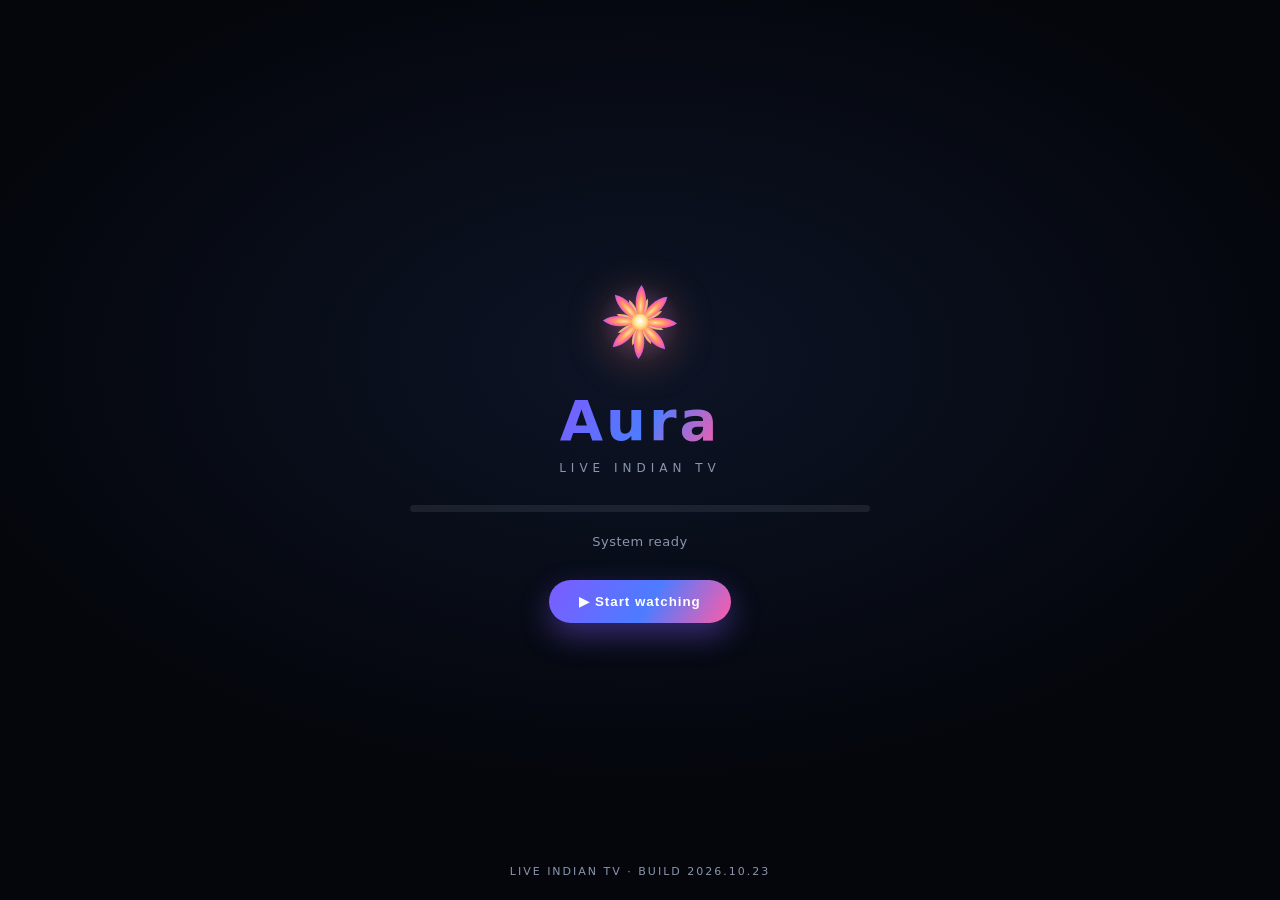
<file: index.html>
<!doctype html>
<html lang="en">
<head>
<meta charset="utf-8">
<meta name="viewport" content="width=device-width, initial-scale=1">
<title>Iptv — NOVA Web STB</title>
<meta http-equiv="refresh" content="0; url=./webstb/">
<link rel="canonical" href="./webstb/">
<style>
  html,body{height:100%;margin:0;background:#05070c;color:#eef2f8;
    font-family:"Segoe UI",Roboto,-apple-system,system-ui,Helvetica,Arial,sans-serif}
  .wrap{height:100%;display:flex;align-items:center;justify-content:center;flex-direction:column;gap:14px;text-align:center;padding:24px}
  a{color:#12d0b4;font-weight:700;text-decoration:none}
  .mark{width:56px;height:56px;border-radius:15px;background:conic-gradient(from 210deg,#12d0b4,#3aa0ff,#12d0b4);
    display:grid;place-items:center;font-size:26px;color:#04121c}
  small{color:#8b98ad}
</style>
</head>
<body>
  <div class="wrap">
    <div class="mark">◈</div>
    <div>Launching the <a href="./webstb/">NOVA Web STB</a>…</div>
    <small>If it doesn't open automatically, <a href="./webstb/">tap here</a>.</small>
  </div>
</body>
</html>
</file>
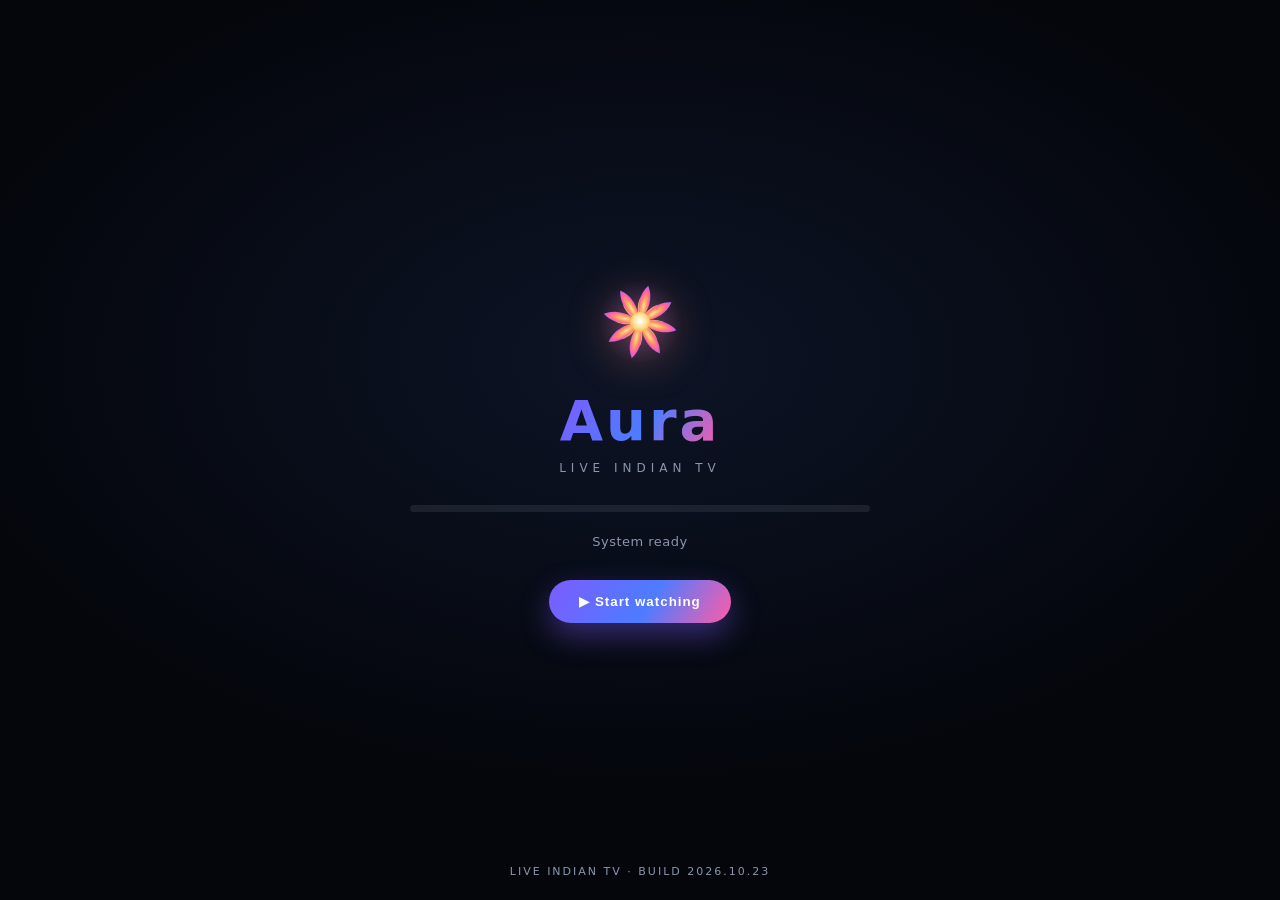
<file: webstb/index.html>
<!doctype html>
<html lang="en">
<head>
<meta charset="utf-8">
<meta name="viewport" content="width=device-width, initial-scale=1, viewport-fit=cover">
<title>Aura — Live TV</title>
<link rel="manifest" href="manifest.json">
<meta name="theme-color" content="#05070e">
<meta name="mobile-web-app-capable" content="yes">
<meta name="apple-mobile-web-app-capable" content="yes">
<meta name="apple-mobile-web-app-status-bar-style" content="black-translucent">
<meta name="apple-mobile-web-app-title" content="Aura">
<link rel="apple-touch-icon" href="icon-192.png">
<link rel="icon" type="image/svg+xml" href="data:image/svg+xml,%3Csvg%20xmlns%3D%22http%3A//www.w3.org/2000/svg%22%20viewBox%3D%220%200%2064%2064%22%3E%3Cdefs%3E%3CradialGradient%20id%3D%22p%22%20cx%3D%2250%25%22%20cy%3D%2258%25%22%20r%3D%2258%25%22%3E%3Cstop%20offset%3D%220%25%22%20stop-color%3D%22%23ffe0a0%22/%3E%3Cstop%20offset%3D%2242%25%22%20stop-color%3D%22%23ff9f5c%22/%3E%3Cstop%20offset%3D%2278%25%22%20stop-color%3D%22%23ff5ca8%22/%3E%3Cstop%20offset%3D%22100%25%22%20stop-color%3D%22%23a06bff%22/%3E%3C/radialGradient%3E%3CradialGradient%20id%3D%22c%22%20cx%3D%2250%25%22%20cy%3D%2245%25%22%20r%3D%2255%25%22%3E%3Cstop%20offset%3D%220%25%22%20stop-color%3D%22%23fff%22/%3E%3Cstop%20offset%3D%2255%25%22%20stop-color%3D%22%23ffe6a0%22/%3E%3Cstop%20offset%3D%22100%25%22%20stop-color%3D%22%23ffb14e%22/%3E%3C/radialGradient%3E%3C/defs%3E%3Cg%20fill%3D%22url%28%23p%29%22%3E%3Cpath%20d%3D%22M32%2032C27%2021%2027%2012%2032%205C37%2012%2037%2021%2032%2032Z%22%20transform%3D%22rotate%280%2032%2032%29%22/%3E%3Cpath%20d%3D%22M32%2032C27%2021%2027%2012%2032%205C37%2012%2037%2021%2032%2032Z%22%20transform%3D%22rotate%2845%2032%2032%29%22/%3E%3Cpath%20d%3D%22M32%2032C27%2021%2027%2012%2032%205C37%2012%2037%2021%2032%2032Z%22%20transform%3D%22rotate%2890%2032%2032%29%22/%3E%3Cpath%20d%3D%22M32%2032C27%2021%2027%2012%2032%205C37%2012%2037%2021%2032%2032Z%22%20transform%3D%22rotate%28135%2032%2032%29%22/%3E%3Cpath%20d%3D%22M32%2032C27%2021%2027%2012%2032%205C37%2012%2037%2021%2032%2032Z%22%20transform%3D%22rotate%28180%2032%2032%29%22/%3E%3Cpath%20d%3D%22M32%2032C27%2021%2027%2012%2032%205C37%2012%2037%2021%2032%2032Z%22%20transform%3D%22rotate%28225%2032%2032%29%22/%3E%3Cpath%20d%3D%22M32%2032C27%2021%2027%2012%2032%205C37%2012%2037%2021%2032%2032Z%22%20transform%3D%22rotate%28270%2032%2032%29%22/%3E%3Cpath%20d%3D%22M32%2032C27%2021%2027%2012%2032%205C37%2012%2037%2021%2032%2032Z%22%20transform%3D%22rotate%28315%2032%2032%29%22/%3E%3C/g%3E%3Ccircle%20cx%3D%2232%22%20cy%3D%2232%22%20r%3D%226.4%22%20fill%3D%22url%28%23c%29%22/%3E%3C/svg%3E">
<style>
  :root{
    --bg:#05070e; --bg2:#080b14; --rail:#070912; --card:#0e1322; --card2:#0b0f1b;
    --line:rgba(255,255,255,.08); --line2:rgba(255,255,255,.14);
    --txt:#eef2f8; --muted:#8b95ab; --dim:#5c657a;
    --p1:#7c5cff; --p2:#4d7cff; --p3:#ff5ca8;
    --live:#38e07b; --warn:#ffcf5a; --danger:#ff5a6a; --info:#4d7cff;
    --grad:linear-gradient(120deg,var(--p1),var(--p2) 55%,var(--p3));
    --radius:16px; --shadow:0 20px 60px rgba(0,0,0,.5);
  }
  *{box-sizing:border-box}
  html,body{height:100%}
  body{margin:0;background:var(--bg);color:var(--txt);overflow:hidden;user-select:none;
    font-family:"Segoe UI",Roboto,-apple-system,system-ui,Helvetica,Arial,sans-serif;-webkit-font-smoothing:antialiased}
  img{max-width:100%}
  ::-webkit-scrollbar{width:8px;height:8px}
  ::-webkit-scrollbar-thumb{background:rgba(255,255,255,.12);border-radius:8px}

  #app{display:flex;height:100%}

  /* ---------------- LEFT RAIL ---------------- */
  #rail{width:96px;flex:0 0 96px;background:var(--rail);border-right:1px solid var(--line);
    display:flex;flex-direction:column;align-items:center;padding:22px 0 18px;gap:8px;z-index:5}
  .logo{display:flex;flex-direction:column;align-items:center;gap:5px;margin-bottom:22px}
  .logo span{font-weight:900;font-size:15px;letter-spacing:1.5px;background:var(--grad);-webkit-background-clip:text;
    background-clip:text;color:transparent}
  .bloom{display:block}
  .bloom-sm{width:42px;height:42px;filter:drop-shadow(0 3px 10px rgba(255,120,90,.4))}
  .bloom-lg{width:88px;height:88px;filter:drop-shadow(0 6px 22px rgba(255,120,90,.45))}
  .nav{width:56px;height:56px;border-radius:16px;border:1px solid transparent;background:none;color:var(--muted);
    display:grid;place-items:center;cursor:pointer;transition:.15s}
  .nav svg{width:24px;height:24px;stroke:currentColor;fill:none;stroke-width:1.9}
  .nav:hover{color:var(--txt);background:rgba(255,255,255,.04)}
  .nav.active{color:#fff;background:linear-gradient(160deg,rgba(124,92,255,.28),rgba(77,124,255,.12));
    border-color:rgba(124,92,255,.5);box-shadow:0 8px 22px rgba(124,92,255,.25)}
  .rail-sp{flex:1}
  .rail-time{color:var(--txt);font-size:14px;font-weight:700;font-variant-numeric:tabular-nums}
  .rail-date{color:var(--muted);font-size:10.5px;text-align:center;margin-top:2px;line-height:1.3}
  .wifi{margin-top:14px;display:flex;align-items:center;gap:6px;color:var(--muted)}
  .wifi b{width:7px;height:7px;border-radius:50%;background:var(--live);box-shadow:0 0 8px var(--live)}

  /* ---------------- MAIN ---------------- */
  #main{flex:1;min-width:0;overflow-y:auto;overflow-x:hidden;position:relative;
    background:radial-gradient(900px 500px at 80% -10%,rgba(77,124,255,.08),transparent 60%),var(--bg)}
  #main::-webkit-scrollbar{width:10px}

  /* top-right controls */
  #topctl{position:absolute;top:22px;right:28px;display:flex;gap:12px;align-items:center;z-index:6}
  .fav-pill{display:flex;align-items:center;gap:8px;padding:9px 16px;border-radius:12px;border:1px solid var(--line2);
    background:rgba(255,255,255,.03);color:var(--txt);font-size:13px;cursor:pointer;transition:.15s}
  .fav-pill:hover{background:rgba(255,255,255,.07)}
  .fav-pill.on{border-color:rgba(255,92,168,.6);background:rgba(255,92,168,.12);color:#ffd7e9}
  .fav-pill svg{width:16px;height:16px;stroke:currentColor;fill:none;stroke-width:2}
  .avatar{width:38px;height:38px;border-radius:50%;background:var(--grad);display:grid;place-items:center;
    font-weight:800;font-size:15px;color:#fff}

  /* ---------------- HERO ---------------- */
  #hero{position:relative;margin:0;padding:34px 40px 26px;min-height:340px;display:flex;gap:24px;overflow:hidden}
  .hero-bg{position:absolute;inset:0;z-index:0}
  .hero-bg .art{position:absolute;inset:0;background-position:center;background-size:cover;opacity:.5;filter:saturate(1.1)}
  .hero-bg::after{content:"";position:absolute;inset:0;
    background:linear-gradient(90deg,var(--bg) 6%,rgba(5,7,14,.72) 42%,rgba(5,7,14,.25) 100%),
               linear-gradient(0deg,var(--bg) 2%,transparent 40%)}
  #heroVideo{position:absolute;inset:0;width:100%;height:100%;object-fit:cover;z-index:0;opacity:.55}
  #heroVideo.hide{display:none}
  .hero-inner{position:relative;z-index:1;display:flex;gap:26px;width:100%}
  .hero-left{flex:1;min-width:0;max-width:620px;display:flex;flex-direction:column;justify-content:center}
  .np{color:var(--p2);font-size:12px;font-weight:800;letter-spacing:3px;margin-bottom:14px}
  .hero-row{display:flex;align-items:center;gap:20px}
  .hero-logo{width:92px;height:70px;border-radius:12px;background:#0a0f1c;border:1px solid var(--line);
    display:grid;place-items:center;overflow:hidden;flex:0 0 auto}
  .hero-logo img{max-width:82%;max-height:78%;object-fit:contain}
  .hero-logo .ph{font-weight:800;color:var(--muted);font-size:24px}
  .hero-name{font-size:40px;font-weight:800;line-height:1.05;letter-spacing:.3px;white-space:nowrap;overflow:hidden;text-overflow:ellipsis}
  .hero-prog{display:flex;align-items:center;gap:10px;margin-top:16px;color:var(--txt);font-size:16px}
  .dot{width:9px;height:9px;border-radius:50%;background:var(--live);box-shadow:0 0 8px var(--live);animation:pulse 1.8s infinite}
  @keyframes pulse{0%,100%{opacity:1}50%{opacity:.4}}
  .hero-prog .cat{color:var(--muted)}
  .live-wrap{margin-top:16px;max-width:440px}
  .live-bar{height:6px;border-radius:20px;background:rgba(255,255,255,.1);overflow:hidden;position:relative}
  .live-bar > i{position:absolute;top:0;left:-40%;width:40%;height:100%;border-radius:20px;background:var(--grad);
    animation:slide 2.2s ease-in-out infinite}
  @keyframes slide{0%{left:-42%}100%{left:100%}}
  .live-bar > i.det{animation:none;left:0;width:0}
  .live-meta{display:flex;justify-content:space-between;margin-top:8px;color:var(--muted);font-size:12.5px;letter-spacing:1px}
  .badges{display:flex;gap:10px;margin-top:18px}
  .badge{border:1px solid var(--line2);border-radius:8px;padding:6px 12px;font-size:12px;color:var(--txt);
    display:flex;align-items:center;gap:7px;background:rgba(255,255,255,.03)}
  .badge svg{width:14px;height:14px;stroke:currentColor;fill:none;stroke-width:2}
  .watch{margin-top:22px;display:inline-flex;align-items:center;gap:10px;padding:12px 22px;border:0;border-radius:12px;
    background:var(--grad);color:#fff;font-weight:800;font-size:14px;letter-spacing:.5px;cursor:pointer;width:max-content;
    box-shadow:0 12px 30px rgba(124,92,255,.35)}
  .watch:active{transform:translateY(1px)}
  .dots{display:flex;gap:8px;margin-top:20px}
  .dots i{width:9px;height:9px;border-radius:50%;background:rgba(255,255,255,.22);cursor:pointer;transition:.2s}
  .dots i.on{width:26px;border-radius:6px;background:#fff}

  /* UP NEXT / recently watched */
  .upnext{width:320px;flex:0 0 auto;align-self:stretch;border-radius:16px;border:1px solid var(--line);
    background:linear-gradient(180deg,rgba(14,19,34,.85),rgba(8,11,20,.7));backdrop-filter:blur(8px);
    padding:18px 18px 8px;box-shadow:var(--shadow)}
  .upnext h4{margin:0 0 14px;font-size:12px;letter-spacing:2.5px;color:var(--p3);font-weight:800}
  .un-row{display:flex;align-items:center;gap:12px;padding:9px 6px;border-radius:10px;cursor:pointer}
  .un-row:hover{background:rgba(255,255,255,.05)}
  .un-logo{width:44px;height:30px;border-radius:6px;background:#0a0f1c;border:1px solid var(--line);display:grid;place-items:center;overflow:hidden;flex:0 0 auto}
  .un-logo img{max-width:84%;max-height:80%;object-fit:contain}.un-logo .ph{font-size:11px;font-weight:800;color:var(--muted)}
  .un-main{min-width:0;flex:1}
  .un-name{font-size:14px;white-space:nowrap;overflow:hidden;text-overflow:ellipsis}
  .un-sub{font-size:11.5px;color:var(--muted);margin-top:2px}
  .un-empty{color:var(--muted);font-size:13px;padding:10px 6px;line-height:1.5}

  /* ---------------- TABS ---------------- */
  #tabs{display:flex;gap:6px 4px;align-items:center;padding:8px 40px 4px;overflow:visible;flex-wrap:wrap;
    border-top:1px solid var(--line);margin-top:4px}
  .tab{padding:10px 16px;border-radius:11px;border:0;background:none;color:var(--muted);font-size:14.5px;cursor:pointer;
    white-space:nowrap;transition:.15s;position:relative}
  .tab:hover{color:var(--txt)}
  .tab.active{color:#fff;background:var(--grad);font-weight:700;box-shadow:0 10px 24px rgba(124,92,255,.3)}

  /* ---------------- GRID ---------------- */
  #gridhead{display:flex;align-items:baseline;justify-content:space-between;padding:20px 40px 12px}
  #gridhead h2{margin:0;font-size:20px;font-weight:700}
  .gh-right{display:flex;align-items:center;gap:10px;color:var(--muted);font-size:13px;flex-wrap:wrap;justify-content:flex-end}
  #gridCount{margin-right:4px}
  .ghbtn{display:inline-flex;align-items:center;gap:7px;height:38px;padding:0 14px;border-radius:10px;border:1px solid var(--line2);
    background:rgba(255,255,255,.03);color:var(--txt);cursor:pointer;font-size:13px;font-weight:600;-webkit-tap-highlight-color:transparent}
  .ghbtn:hover{background:rgba(255,255,255,.08)}
  .ghbtn:active{transform:translateY(1px)}
  .ghbtn svg{width:16px;height:16px;stroke:currentColor;fill:none;stroke-width:2}
  .ghbtn.on{color:#fff;border-color:var(--p2);background:rgba(77,124,255,.18)}
  .ghbtn .lbl{white-space:nowrap}
  .ghbtn .caret{width:12px;height:12px;opacity:.8}
  .langwrap{position:relative}
  #langMenu{position:absolute;top:44px;right:0;z-index:60;min-width:210px;max-height:62vh;overflow:auto;
    background:var(--card);border:1px solid var(--line2);border-radius:12px;padding:6px;
    box-shadow:0 24px 60px rgba(0,0,0,.55);display:none}
  #langMenu.open{display:block}
  .langopt{display:flex;justify-content:space-between;align-items:center;gap:14px;width:100%;
    padding:9px 12px;border:0;background:none;color:var(--muted);font-size:14px;cursor:pointer;
    border-radius:8px;text-align:left}
  .langopt:hover{background:rgba(255,255,255,.07);color:var(--txt)}
  .langopt.sel{color:#fff;background:var(--grad);font-weight:600}
  .langopt .cnt{font-size:12px;opacity:.75;font-variant-numeric:tabular-nums}
  #grid{display:grid;grid-template-columns:repeat(auto-fill,minmax(240px,1fr));gap:16px;padding:0 40px 48px}
  .cardc{background:linear-gradient(180deg,var(--card),var(--card2));border:1px solid var(--line);border-radius:var(--radius);
    padding:14px;cursor:pointer;position:relative;transition:.14s;overflow:hidden}
  .cardc:hover{border-color:var(--line2);transform:translateY(-2px)}
  .cardc.sel{border-color:transparent;box-shadow:0 0 0 2px var(--p2),0 0 26px rgba(77,124,255,.4)}
  .cardc.sel::before{content:"";position:absolute;inset:0;border-radius:var(--radius);padding:2px;
    background:var(--grad);-webkit-mask:linear-gradient(#000 0 0) content-box,linear-gradient(#000 0 0);
    -webkit-mask-composite:xor;mask-composite:exclude;pointer-events:none}
  .c-top{display:flex;justify-content:space-between;align-items:flex-start}
  .c-num{font-family:Menlo,Consolas,monospace;font-size:18px;font-weight:800;color:var(--txt)}
  .c-fav{width:30px;height:30px;border-radius:9px;border:1px solid var(--line);background:rgba(0,0,0,.2);display:grid;place-items:center;color:var(--muted);cursor:pointer;transition:.15s}
  .c-fav svg{width:15px;height:15px;stroke:currentColor;fill:none;stroke-width:2}
  .c-fav:hover{color:#fff}
  .c-fav.on{color:var(--p3);border-color:rgba(255,92,168,.5)}.c-fav.on svg{fill:var(--p3)}
  .c-logo{height:60px;display:grid;place-items:center;margin:8px 0 12px}
  .c-logo img{max-height:56px;max-width:70%;object-fit:contain}
  .c-logo .ph{font-size:22px;font-weight:800;color:var(--muted)}
  .c-name{font-size:15px;font-weight:600;white-space:nowrap;overflow:hidden;text-overflow:ellipsis}
  .c-sub{display:flex;align-items:center;gap:7px;margin-top:6px;color:var(--muted);font-size:12.5px;min-width:0}
  .c-sub .nm{white-space:nowrap;overflow:hidden;text-overflow:ellipsis}
  .c-hd{position:absolute;right:14px;bottom:14px;border:1px solid var(--line2);border-radius:6px;padding:2px 7px;font-size:10.5px;color:var(--muted)}
  .cardc.playing{box-shadow:0 0 0 2px var(--live),0 0 22px rgba(56,224,123,.32)}
  .cardc.playing::before{content:none}
  .c-watching{position:absolute;left:12px;bottom:12px;background:var(--live);color:#04121c;font-size:10.5px;font-weight:800;
    padding:3px 8px;border-radius:20px;letter-spacing:.3px;z-index:2}

  /* ---------------- HELP / ABOUT ---------------- */
  #help{position:fixed;inset:0;z-index:47;display:none;align-items:center;justify-content:center;
    background:rgba(5,7,14,.8);backdrop-filter:blur(6px);padding:24px}
  #help.show{display:flex}
  .help-card{width:min(460px,94vw);background:var(--panel-solid,#0d1220);border:1px solid var(--line2);border-radius:18px;
    padding:26px 26px 22px;box-shadow:var(--shadow)}
  .help-card h3{margin:0 0 4px;font-size:20px}
  .help-card .tag{color:var(--muted);font-size:13px;margin-bottom:18px}
  .help-row{display:flex;gap:12px;align-items:flex-start;padding:9px 0;border-top:1px solid var(--line);font-size:14px}
  .help-row:first-of-type{border-top:0}
  .help-row .ic{width:26px;flex:0 0 auto;text-align:center}
  .help-row b{color:var(--txt)}.help-row span{color:var(--muted)}
  .help-close{margin-top:18px;width:100%;border:0;border-radius:12px;padding:12px;font-weight:800;color:#fff;background:var(--grad);cursor:pointer}

  /* ---------------- PLAYER (fullscreen) ---------------- */
  #player{position:fixed;inset:0;z-index:40;background:#000;display:none}
  #player.show{display:block}
  #video{position:absolute;inset:0;width:100%;height:100%;object-fit:contain;background:#000}
  #pstatus{position:absolute;inset:0;display:none;align-items:center;justify-content:center;flex-direction:column;gap:14px;
    background:radial-gradient(600px 400px at 50% 50%,rgba(10,16,28,.55),rgba(0,0,0,.85))}
  .spinner{width:52px;height:52px;border-radius:50%;border:4px solid rgba(255,255,255,.14);border-top-color:var(--p2);animation:spin 1s linear infinite}
  @keyframes spin{to{transform:rotate(360deg)}}
  #pstatus .msg{color:var(--muted);letter-spacing:1px}.msg b{color:#fff}
  .nosignal{display:none;flex-direction:column;align-items:center;gap:10px}
  .bars{display:flex;gap:6px;height:110px;align-items:flex-end}
  .bars i{width:24px}
  .bars i:nth-child(1){height:100%;background:#e7e7e7}.bars i:nth-child(2){height:100%;background:#ecec3a}
  .bars i:nth-child(3){height:100%;background:#3ae7e7}.bars i:nth-child(4){height:100%;background:#3ae74a}
  .bars i:nth-child(5){height:100%;background:#e73ae7}.bars i:nth-child(6){height:100%;background:#e73a3a}
  .bars i:nth-child(7){height:100%;background:#3a4ae7}
  /* lightweight mid-playback buffering pill (doesn't dim the video) */
  #pbuf{position:absolute;top:18px;left:50%;transform:translateX(-50%);z-index:5;display:none;align-items:center;gap:10px;
    padding:9px 16px;border-radius:30px;background:rgba(5,8,16,.82);border:1px solid var(--line2);color:#fff;font-size:13px;letter-spacing:.5px}
  #pbuf.show{display:flex}
  #pbuf .sp{width:18px;height:18px;border-radius:50%;border:2.5px solid rgba(255,255,255,.2);border-top-color:var(--p2);animation:spin 1s linear infinite}
  html.tv #pbuf{font-size:17px;padding:11px 22px;top:26px}
  html.tv #pbuf .sp{width:22px;height:22px}
  #pProgress{position:absolute;top:0;left:0;right:0;height:3px;z-index:4;background:rgba(255,255,255,.14);display:none}
  #pProgress > i{display:block;height:100%;width:0;background:var(--grad);transition:width 1s linear}
  #pbar{position:absolute;top:0;left:0;right:0;padding:18px 24px 26px;z-index:2;display:flex;flex-direction:column;
    background:linear-gradient(180deg,rgba(0,0,0,.85),rgba(0,0,0,.4) 70%,transparent);transition:opacity .35s}
  #pbar.hide{opacity:0}
  .pbar-top{display:flex;align-items:center;gap:16px}
  .pback{width:44px;height:44px;border-radius:12px;border:1px solid var(--line2);background:rgba(0,0,0,.4);color:#fff;cursor:pointer;font-size:20px;flex:0 0 auto}
  .pb-num{font-family:Menlo,Consolas,monospace;font-size:26px;font-weight:800;color:var(--p2);flex:0 0 auto}
  .pb-name{font-size:22px;font-weight:700;white-space:nowrap;overflow:hidden;text-overflow:ellipsis;flex:1;min-width:0}
  .pb-prog{color:#e7ecf5;font-size:15px;margin-top:6px;padding-left:60px;white-space:nowrap;overflow:hidden;text-overflow:ellipsis}
  .pbtn{display:inline-flex;align-items:center;gap:8px;height:40px;padding:0 16px;border-radius:11px;
    border:1px solid var(--line2);background:rgba(0,0,0,.4);color:#fff;cursor:pointer;font-size:14px;font-weight:600;flex:0 0 auto}
  .pbtn:hover{background:rgba(255,255,255,.1)}.pbtn svg{width:17px;height:17px;stroke:currentColor;fill:none;stroke-width:2}
  .pico{padding:0 12px}
  .pfav.on{color:var(--p3);border-color:var(--p3)}.pfav.on svg{fill:var(--p3)}
  .pvol{display:flex;align-items:center;gap:6px;flex:0 0 auto}
  .pvol-range{width:92px;height:4px;-webkit-appearance:none;appearance:none;background:rgba(255,255,255,.25);border-radius:20px;outline:none}
  .pvol-range::-webkit-slider-thumb{-webkit-appearance:none;width:14px;height:14px;border-radius:50%;background:#fff;cursor:pointer}
  .pvol-range::-moz-range-thumb{width:14px;height:14px;border:0;border-radius:50%;background:#fff;cursor:pointer}
  .ns-actions{display:flex;gap:12px;margin-top:14px}
  .ns-actions .pbtn{background:rgba(255,255,255,.06)}
  .pb-live{display:flex;align-items:center;gap:8px;color:var(--live);font-weight:700;letter-spacing:1px;flex:0 0 auto}
  /* on-demand movie mode: drop the live OSD, let the native <video> controls show */
  #player.vod .pvol,#player.vod #pGuideBtn,#player.vod #pFavBtn,#player.vod #pFsBtn,
  #player.vod .pb-live,#player.vod .pb-prog,#player.vod .pb-num,
  #player.vod #pProgress,#player.vod #surf{display:none!important}
  #player.vod video{object-fit:contain;background:#000}

  /* in-player EPG / channel surf */
  #pguide{position:absolute;left:0;right:0;bottom:0;z-index:3;max-height:62%;display:flex;flex-direction:column;
    transform:translateY(101%);transition:transform .3s ease;
    background:linear-gradient(0deg,rgba(5,7,14,.97),rgba(5,7,14,.82));backdrop-filter:blur(10px);border-top:1px solid var(--line2)}
  #pguide.show{transform:none}
  .pg-head{display:flex;align-items:flex-start;gap:16px;padding:18px 22px 12px}
  .pg-now{display:flex;gap:14px;align-items:center;flex:1;min-width:0}
  .pg-logo{width:74px;height:52px;border-radius:9px;background:#0a0f1c;border:1px solid var(--line);display:grid;place-items:center;overflow:hidden;flex:0 0 auto}
  .pg-logo img{max-width:84%;max-height:80%;object-fit:contain}.pg-logo .ph{font-weight:800;color:var(--muted)}
  .pg-nowtxt{min-width:0}
  .pg-ch{font-size:20px;font-weight:700}.pg-ch b{color:var(--p2);font-family:Menlo,Consolas,monospace;margin-right:6px}
  .pg-prog{display:flex;align-items:center;gap:8px;margin-top:4px;font-size:15px}
  .pg-time{color:var(--muted);font-size:13px}
  .pg-next{color:var(--muted);font-size:13px;margin-top:3px;white-space:nowrap;overflow:hidden;text-overflow:ellipsis}
  .pg-close{width:38px;height:38px;border-radius:10px;border:1px solid var(--line2);background:rgba(255,255,255,.05);color:#fff;cursor:pointer;font-size:16px;flex:0 0 auto}
  .pg-list{overflow-y:auto;padding:4px 12px 6px}
  .pg-row{display:flex;align-items:center;gap:12px;padding:9px 12px;border-radius:11px;cursor:pointer;border:1px solid transparent}
  .pg-row:hover{background:rgba(255,255,255,.05)}
  .pg-row.cur{box-shadow:inset 0 0 0 1px rgba(56,224,123,.5)}
  .pg-row.sel{background:var(--sel,rgba(77,124,255,.18));border-color:var(--p2)}
  .pg-row .rn{font-family:Menlo,Consolas,monospace;color:var(--p2);font-weight:700;min-width:42px;text-align:right}
  .pg-row .rl{width:46px;height:32px;border-radius:6px;background:#0a0f1c;border:1px solid var(--line);display:grid;place-items:center;overflow:hidden;flex:0 0 auto}
  .pg-row .rl img{max-width:84%;max-height:80%;object-fit:contain}.pg-row .rl .ph{font-size:11px;font-weight:800;color:var(--muted)}
  .pg-row .rname{font-weight:600;white-space:nowrap;overflow:hidden;text-overflow:ellipsis}
  .pg-row .rprog{color:var(--muted);font-size:12.5px;margin-left:auto;white-space:nowrap;overflow:hidden;text-overflow:ellipsis;max-width:45%}
  .pg-hint{padding:8px 22px 12px;color:var(--muted);font-size:12px}.pg-hint b{color:var(--txt)}

  /* ---------------- SEARCH ---------------- */
  /* on-demand series episode picker */
  #episodes{position:fixed;inset:0;z-index:46;display:none;background:rgba(5,7,14,.94);backdrop-filter:blur(8px);padding:28px 0 0;flex-direction:column}
  #episodes.show{display:flex}
  .ep-head{display:flex;align-items:center;gap:16px;width:min(760px,92%);margin:0 auto 14px;padding:0 4px}
  .ep-art{width:64px;height:64px;border-radius:12px;background:#0a0f1c;overflow:hidden;flex:0 0 auto;border:1px solid var(--line2)}
  .ep-art img{width:100%;height:100%;object-fit:cover}
  .ep-meta{flex:1;min-width:0}
  .ep-show{font-size:24px;font-weight:800;color:#fff;white-space:nowrap;overflow:hidden;text-overflow:ellipsis}
  .ep-sub{color:var(--muted);font-size:13px;margin-top:3px}
  .ep-close{width:44px;height:44px;border-radius:50%;border:1px solid var(--line2);background:rgba(255,255,255,.05);color:#fff;font-size:18px;cursor:pointer;flex:0 0 auto}
  .ep-list{width:min(760px,92%);margin:0 auto;flex:1;overflow:auto;-webkit-overflow-scrolling:touch}
  .ep-row{display:flex;align-items:center;gap:14px;padding:13px 16px;border-radius:12px;cursor:pointer;border:1px solid transparent}
  .ep-row:hover,.ep-row.sel{background:rgba(77,124,255,.16);border-color:var(--p2)}
  .ep-row .ep-ix{width:30px;color:var(--muted);font-weight:800;font-size:14px;flex:0 0 auto;text-align:center}
  .ep-row .ep-ti{flex:1;color:#fff;font-size:15.5px;font-weight:600;white-space:nowrap;overflow:hidden;text-overflow:ellipsis}
  .ep-row .ep-pl{color:var(--p3);font-size:15px}
  .ep-hint{width:min(760px,92%);margin:10px auto 16px;color:var(--muted);font-size:13px;text-align:center}
  html.tv .ep-show{font-size:30px} html.tv .ep-row{padding:16px 20px} html.tv .ep-row .ep-ti{font-size:19px}
  #search{position:fixed;inset:0;z-index:45;display:none;background:rgba(5,7,14,.9);backdrop-filter:blur(6px);padding:80px 40px}
  #search.show{display:block}
  .s-in{width:min(720px,90%);margin:0 auto;display:flex;align-items:center;gap:14px;border-bottom:2px solid var(--line2);padding:12px 4px}
  .s-in svg{width:26px;height:26px;stroke:var(--muted);fill:none;stroke-width:2}
  #sInput{flex:1;background:none;border:0;outline:0;color:#fff;font-size:28px}
  .s-hint{width:min(720px,90%);margin:10px auto;color:var(--muted);font-size:13px}
  #sResults{width:min(720px,90%);margin:22px auto;display:grid;grid-template-columns:repeat(auto-fill,minmax(220px,1fr));gap:12px;max-height:60vh;overflow:auto}

  /* ---------------- EPG GRID (TV guide) ---------------- */
  #epg{position:fixed;inset:0;z-index:46;display:none;flex-direction:column;background:var(--bg)}
  #epg.show{display:flex}
  .epg-head{display:flex;align-items:center;gap:12px;padding:14px 16px 8px}
  .epg-days{display:flex;gap:8px;overflow-x:auto;flex:1;scrollbar-width:none}.epg-days::-webkit-scrollbar{display:none}
  .epg-day{flex:0 0 auto;padding:8px 16px;border-radius:14px;background:rgba(255,255,255,.05);border:1px solid var(--line);
    color:var(--muted);cursor:pointer;text-align:center;line-height:1.2}
  .epg-day b{display:block;color:var(--txt);font-size:14px}.epg-day span{font-size:11px}
  .epg-day.on{background:var(--grad);border-color:transparent;color:#fff}.epg-day.on b,.epg-day.on span{color:#fff}
  .epg-x{width:40px;height:40px;flex:0 0 auto;border-radius:11px;border:1px solid var(--line2);background:rgba(255,255,255,.05);color:#fff;cursor:pointer;font-size:16px}
  .epg-sub{display:flex;justify-content:space-between;padding:0 18px 8px;color:var(--muted);font-size:12px}
  #epgWrap{position:relative;flex:1;min-height:0}
  #epgScroll{position:absolute;top:var(--headH);left:var(--leftW);right:0;bottom:0;overflow:auto;-webkit-overflow-scrolling:touch}
  #epgBody{position:relative}
  #epgTimeHead{position:absolute;top:0;left:var(--leftW);right:0;height:var(--headH);overflow:hidden;border-bottom:1px solid var(--line);background:var(--bg2);z-index:3}
  #epgTimeInner{position:absolute;top:0;left:0;height:100%;will-change:transform}
  .epg-tick{position:absolute;top:0;height:100%;display:flex;align-items:center;color:var(--muted);font-size:12px;
    padding-left:8px;border-left:1px solid var(--line)}
  #epgChanCol{position:absolute;top:var(--headH);left:0;width:var(--leftW);bottom:0;overflow:hidden;background:var(--bg2);border-right:1px solid var(--line2);z-index:3}
  #epgChanInner{position:absolute;top:0;left:0;width:100%;will-change:transform}
  .epg-chan{position:absolute;left:0;width:100%;display:flex;align-items:center;gap:8px;padding:0 8px;box-sizing:border-box;
    border-bottom:1px solid var(--line);cursor:pointer}
  .epg-chan:hover{background:rgba(255,255,255,.04)}
  .epg-clogo{width:40px;height:30px;flex:0 0 auto;border-radius:6px;background:#0a0f1c;border:1px solid var(--line);display:grid;place-items:center;overflow:hidden}
  .epg-clogo img{max-width:86%;max-height:82%;object-fit:contain}.epg-clogo .ph{font-size:10px;font-weight:800;color:var(--muted)}
  .epg-cname{font-size:12.5px;font-weight:600;line-height:1.15;overflow:hidden;display:-webkit-box;-webkit-line-clamp:2;-webkit-box-orient:vertical}
  .epg-corner{position:absolute;top:0;left:0;width:var(--leftW);height:var(--headH);background:var(--bg2);border-right:1px solid var(--line2);border-bottom:1px solid var(--line);z-index:4;display:flex;align-items:center;padding:0 10px;color:var(--muted);font-size:12px}
  .epg-prog{position:absolute;box-sizing:border-box;border:1px solid var(--line);border-left:2px solid var(--p2);border-radius:8px;
    background:linear-gradient(180deg,rgba(30,38,60,.6),rgba(18,24,40,.6));padding:7px 9px;overflow:hidden;cursor:pointer}
  .epg-prog:hover{background:rgba(77,124,255,.16)}
  .epg-prog.cur{border-color:var(--p2);background:rgba(77,124,255,.14)}
  .epg-pt{font-size:12.5px;font-weight:600;white-space:nowrap;overflow:hidden;text-overflow:ellipsis}
  .epg-ptime{font-size:11px;color:var(--muted);margin-top:2px;white-space:nowrap;overflow:hidden;text-overflow:ellipsis}
  #epgNow{position:absolute;top:0;width:2px;background:var(--p1);z-index:2;box-shadow:0 0 8px var(--p1)}
  #epgNow::before{content:"";position:absolute;top:-1px;left:-4px;width:10px;height:10px;border-radius:50%;background:var(--p1)}

  /* ---------------- BOOT ---------------- */
  #boot{position:fixed;inset:0;z-index:60;background:radial-gradient(1000px 600px at 50% 40%,#0d1426,#04060c 70%);
    display:flex;flex-direction:column;align-items:center;justify-content:center;gap:22px;transition:opacity .6s}
  #boot.hide{opacity:0;pointer-events:none}
  .boot-logo{font-weight:900;font-size:56px;letter-spacing:3px;background:var(--grad);-webkit-background-clip:text;background-clip:text;color:transparent}
  .boot-sub{color:var(--muted);letter-spacing:5px;font-size:12px;margin-top:-14px}
  .bbar{width:min(460px,80vw);height:7px;border-radius:20px;background:rgba(255,255,255,.08);overflow:hidden;margin-top:8px}
  .bbar>i{display:block;height:100%;width:0;background:var(--grad);transition:width .25s}
  #bootmsg{color:var(--muted);font-size:13px;min-height:18px;letter-spacing:.5px}
  #powerBtn{margin-top:6px;cursor:pointer;border:0;border-radius:999px;padding:14px 30px;font-weight:800;letter-spacing:1px;color:#fff;background:var(--grad);box-shadow:0 12px 30px rgba(124,92,255,.4)}
  .firm{position:absolute;bottom:22px;color:var(--muted);font-size:11px;letter-spacing:2px}

  /* ---------- remote / keyboard focus (all modes) ---------- */
  .nav.kbf{color:#fff;background:rgba(124,92,255,.22);border-color:var(--p1);
    box-shadow:0 0 0 2px var(--p1),0 0 20px rgba(124,92,255,.5)}
  .tab.kbf{color:#fff;box-shadow:0 0 0 2px var(--p2),0 0 18px rgba(77,124,255,.5)}
  .ghbtn.kbf{color:#fff;border-color:var(--p2);background:rgba(77,124,255,.2);
    box-shadow:0 0 0 2px var(--p2),0 0 18px rgba(77,124,255,.5)}
  .langopt.kbf{background:rgba(77,124,255,.22);color:#fff}

  /* ================= TV / 10-foot mode (?tv=1) =================
     Larger type, larger cards, bolder focus and no mouse chrome, so the app
     reads from across a room and feels like a native TV app, not a web page. */
  html.tv body{font-size:18px;cursor:none;overscroll-behavior:none}
  html.tv #rail{width:124px;flex-basis:124px;padding:30px 0 22px;gap:12px}
  html.tv .logo span{font-size:17px}
  html.tv .bloom-sm{width:48px;height:48px}
  html.tv .nav{width:72px;height:72px;border-radius:20px}
  html.tv .nav svg{width:32px;height:32px}
  html.tv .rail-time{font-size:17px}
  html.tv .rail-date{font-size:12px}
  html.tv #topctl{display:none}            /* avatar/email + fav pill = mouse chrome */
  html.tv .wifi{display:none}
  html.tv #hero{padding:48px 60px 32px;min-height:400px}
  html.tv .np{font-size:14px;letter-spacing:4px}
  html.tv .hero-name{font-size:54px}
  html.tv .hero-logo{width:120px;height:90px}
  html.tv .hero-logo .ph{font-size:30px}
  html.tv .hero-prog{font-size:20px}
  html.tv .badge{font-size:14px;padding:8px 14px}
  html.tv .upnext h4{font-size:14px}
  html.tv .un-name{font-size:16px}
  html.tv #tabs{padding:16px 60px 10px;gap:12px}
  html.tv .tab{font-size:20px;padding:13px 24px;border-radius:14px}
  html.tv #gridhead{padding:28px 60px 16px}
  html.tv #gridhead h2{font-size:30px}
  html.tv #gridCount{font-size:16px}
  html.tv .ghbtn{height:48px;padding:0 18px;font-size:16px;border-radius:12px}
  html.tv .ghbtn svg{width:19px;height:19px}
  html.tv #grid{grid-template-columns:repeat(auto-fill,minmax(300px,1fr));gap:24px;padding:0 60px 64px}
  html.tv .cardc{padding:20px;border-radius:20px;transition:transform .13s ease,box-shadow .13s ease}
  html.tv .cardc:hover{transform:none;border-color:var(--line)}  /* no mouse-hover lift on TV */
  html.tv .c-num{font-size:24px}
  html.tv .c-fav{width:38px;height:38px}html.tv .c-fav svg{width:19px;height:19px}
  html.tv .c-logo{height:88px;margin:12px 0 16px}
  html.tv .c-logo img{max-height:84px}
  html.tv .c-logo .ph{font-size:30px}
  html.tv .c-name{font-size:21px}
  html.tv .c-sub{font-size:15px}
  html.tv .c-hd{font-size:13px;padding:3px 9px}
  /* bold, scaled focus so the selection pops from across the room */
  html.tv .cardc.sel{transform:scale(1.07);z-index:3;border-color:transparent;
    box-shadow:0 0 0 3px var(--p2),0 16px 44px rgba(0,0,0,.6),0 0 44px rgba(77,124,255,.55)}
  html.tv .nav.kbf{box-shadow:0 0 0 3px var(--p1),0 0 26px rgba(124,92,255,.6)}
  html.tv .tab.kbf{transform:scale(1.06);box-shadow:0 0 0 3px var(--p2),0 0 24px rgba(77,124,255,.6)}
  html.tv .ghbtn.kbf{transform:scale(1.05)}
  html.tv .langopt{font-size:17px;padding:11px 14px}
  html.tv #langMenu{min-width:260px}
  /* the boot "Start watching" button is auto-pressed on TV; hide the control */
  html.tv #powerBtn{display:none}
  /* Kill continuous animations on TV — constant repaints make weak boxes lag. */
  html.tv .dot{animation:none}
  html.tv .live-bar>i{animation:none;left:0;width:34%}
  html.tv .bloom circle,html.tv .bloom g{animation:none !important}

  /* ================= TV = trimmed rails (set-top-box, D-pad) =================
     The same tile look as the web/phone hub, but rows and logos are built lazily
     (only what you reach / focus), so a low-power TV box stays responsive. */
  html.tv #hero,html.tv #tabs,html.tv #gridhead,html.tv #grid,
  html.tv #rail,html.tv #topctl,html.tv #hubNav{display:none}
  html.tv #main{overflow-y:auto;overflow-x:hidden;padding:0;
    background:radial-gradient(1200px 700px at 72% -10%,rgba(77,124,255,.10),transparent 60%),var(--bg)}
  #tvhome{display:none}
  html.tv #tvhome{display:block;padding-bottom:40px}

  #tvbar{display:flex;align-items:center;gap:12px;padding:18px 48px;position:sticky;top:0;z-index:20;
    background:linear-gradient(180deg,var(--bg) 70%,transparent)}
  #tvbar .brand{font-weight:900;font-size:26px;letter-spacing:1px;background:var(--grad);
    -webkit-background-clip:text;background-clip:text;color:transparent;margin-right:auto}
  .tvbtn{height:52px;padding:0 22px;border-radius:14px;border:1px solid var(--line2);background:rgba(255,255,255,.04);
    color:var(--txt);font-size:18px;font-weight:700;display:inline-flex;align-items:center;gap:8px}
  .tvbtn.kbf{color:#fff;border-color:var(--p2);background:rgba(77,124,255,.28);box-shadow:0 0 0 3px var(--p2)}
  .tvbtn.on{color:var(--p3);border-color:rgba(255,92,168,.55);background:rgba(255,92,168,.14)}
  #tvclock{margin-left:14px;color:var(--muted);font-size:17px;font-variant-numeric:tabular-nums}

  html.tv .hrow{margin:14px 0 4px;overflow:visible}
  html.tv .hrow-h{font-size:24px;padding:0 48px 10px}
  html.tv .hrow-t{overflow:visible;padding:14px 48px;will-change:transform;transition:transform .2s ease}
  html.tv .htile{width:230px}
  html.tv .htile-art{height:130px;border-radius:16px}
  html.tv .htile-art .ph{font-size:40px}
  html.tv .htile-nm{font-size:18px}
  html.tv .htile-sub{font-size:14px}
  html.tv .htile.sel{transform:scale(1.09);z-index:3}
  html.tv .htile.sel .htile-art{box-shadow:0 0 0 3px var(--p2),0 16px 40px rgba(0,0,0,.6),0 0 40px rgba(77,124,255,.5)}
  html.tv .htile-favdot{position:absolute;right:10px;top:10px;color:var(--p3);font-size:16px}
  html.tv .hcirc{width:120px}
  html.tv .hcirc-l{width:100px;height:100px}
  html.tv .hcirc-nm{font-size:14px}
  html.tv .hcirc.sel .hcirc-l{box-shadow:0 0 0 3px var(--p2),0 0 32px rgba(77,124,255,.55)}
  html.tv .hcirc.sel{transform:scale(1.07)}

  /* channel-surf banner shown briefly when changing channels in the player */
  #surf{position:absolute;left:0;right:0;bottom:120px;z-index:5;display:none;justify-content:center;pointer-events:none}
  #surf.show{display:flex}
  #surf .card{display:flex;align-items:center;gap:18px;background:rgba(5,8,16,.9);border:1px solid var(--line2);
    border-radius:18px;padding:16px 26px;box-shadow:0 20px 60px rgba(0,0,0,.6)}
  #surf .lg{width:74px;height:54px;border-radius:10px;background:#0a0f1c;border:1px solid var(--line);display:grid;place-items:center;overflow:hidden}
  #surf .lg img{max-width:84%;max-height:80%;object-fit:contain}#surf .lg .ph{font-weight:800;color:var(--muted)}
  #surf .n{font-family:Menlo,Consolas,monospace;font-size:28px;font-weight:800}
  #surf .nm{font-size:22px;font-weight:700}#surf .pg{color:var(--muted);font-size:15px;margin-top:3px}
  html.tv #surf{bottom:150px}

  @media (max-width:1100px){.upnext{display:none}.hero-name{font-size:32px}}
  @media (max-width:760px){
    #rail{width:64px;flex-basis:64px;padding-top:16px}
    .nav{width:48px;height:48px}
    #hero{padding:20px 22px;min-height:auto}
    #tabs,#gridhead,#grid{padding-left:18px;padding-right:18px}
    #topctl{top:16px;right:16px}
    .fav-pill .lbl,.fav-pill{font-size:12px}
    .ghbtn{height:40px;padding:0 12px}   /* comfortable tap targets */
    .ghbtn .lbl{display:none}            /* icon-only to keep the row tidy */
    #gridhead h2{font-size:18px}
    #grid{grid-template-columns:repeat(auto-fill,minmax(150px,1fr));gap:12px}
    .hero-name{font-size:26px}.hero-logo{width:64px;height:48px}
    /* player OSD */
    .pbar-top{gap:10px}
    .pback{width:38px;height:38px;font-size:18px}
    .pb-num{font-size:20px}.pb-name{font-size:17px}
    .pbtn{height:36px;padding:0 11px}.pbtn .lbl{display:none}
    .pb-prog{padding-left:0;font-size:13.5px;white-space:normal;line-height:1.35;margin-top:8px}
  }

  /* ===================== HUB: streaming-style home (web + phone app) =====================
     Replaces the grid on non-TV surfaces with a hero banner + horizontal rails of
     rounded channel tiles, grouped by category and language, plus a bottom nav —
     the same design on the website and in the Android phone app. */
  #hub{display:none}
  html.hub #rail,html.hub #topctl,html.hub #hero,html.hub #tabs,html.hub #gridhead,html.hub #grid{display:none}
  html.hub #main{overflow-y:auto;overflow-x:hidden;padding:0;-webkit-overflow-scrolling:touch}
  html.hub #hub{display:block;padding-bottom:88px}

  .hub-bar{position:sticky;top:0;z-index:30;display:flex;align-items:center;gap:12px;padding:14px 18px 12px;
    background:linear-gradient(180deg,var(--bg) 70%,rgba(5,7,14,.0));backdrop-filter:blur(6px)}
  .hub-logo{display:flex;align-items:center;gap:9px;margin-right:auto}
  .hub-logo .bloom{width:30px;height:30px}
  .hub-logo b{font-weight:900;font-size:20px;letter-spacing:.5px;background:var(--grad);-webkit-background-clip:text;background-clip:text;color:transparent}
  .hub-ic{width:42px;height:42px;border-radius:50%;border:1px solid var(--line2);background:rgba(255,255,255,.04);
    display:grid;place-items:center;color:var(--txt);cursor:pointer}
  .hub-ic svg{width:20px;height:20px;stroke:currentColor;fill:none;stroke-width:2}
  .hub-ic.on{color:var(--p3);border-color:rgba(255,92,168,.5)}

  /* filter chips (language + category) */
  .hub-filters{position:sticky;top:62px;z-index:25;background:linear-gradient(180deg,var(--bg) 78%,transparent);padding:2px 0 6px}
  .hub-chips{display:flex;gap:8px;overflow-x:auto;padding:5px 16px;scrollbar-width:none}
  .hub-chips::-webkit-scrollbar{display:none}
  .hchip{flex:0 0 auto;height:34px;padding:0 14px;border-radius:18px;border:1px solid var(--line2);background:rgba(255,255,255,.04);
    color:var(--muted);font-size:13.5px;font-weight:600;white-space:nowrap;cursor:pointer}
  .hchip.on{color:#fff;border-color:transparent;background:var(--grad)}
  @media (min-width:900px){.hub-filters{top:68px}.hub-chips{padding-left:32px;padding-right:32px}}

  /* hero carousel */
  #hubHero{position:relative;margin:4px 16px 8px;border-radius:20px;overflow:hidden;height:210px;cursor:pointer;
    box-shadow:0 18px 44px rgba(0,0,0,.45)}
  .hh-slide{position:absolute;inset:0;opacity:0;transition:opacity .6s;display:flex;align-items:flex-end;padding:20px}
  .hh-slide.on{opacity:1}
  .hh-bg{position:absolute;inset:0;z-index:0}
  .hh-bg::after{content:"";position:absolute;inset:0;background:linear-gradient(0deg,rgba(0,0,0,.82),rgba(0,0,0,.15) 60%,transparent)}
  .hh-logo{position:absolute;top:18px;right:18px;width:76px;height:56px;border-radius:12px;background:rgba(0,0,0,.35);
    border:1px solid rgba(255,255,255,.18);display:grid;place-items:center;overflow:hidden;z-index:2}
  .hh-logo img{max-width:84%;max-height:80%;object-fit:contain}
  .hh-in{position:relative;z-index:2;max-width:78%}
  .hh-tag{display:inline-flex;align-items:center;gap:6px;color:var(--live);font-weight:800;font-size:11px;letter-spacing:1.5px}
  .hh-nm{font-size:26px;font-weight:900;line-height:1.05;margin:6px 0 4px;text-shadow:0 2px 12px rgba(0,0,0,.6)}
  .hh-sub{color:#dfe5f0;font-size:13px;white-space:nowrap;overflow:hidden;text-overflow:ellipsis;text-shadow:0 1px 6px rgba(0,0,0,.6)}
  .hh-dots{position:absolute;bottom:12px;left:50%;transform:translateX(-50%);display:flex;gap:6px;z-index:3}
  .hh-dots i{width:6px;height:6px;border-radius:50%;background:rgba(255,255,255,.4)}
  .hh-dots i.on{background:#fff;width:18px;border-radius:4px}

  /* rows */
  .hrow{margin:18px 0 2px}
  .hrow-h{display:flex;align-items:center;gap:8px;padding:0 18px 10px;font-size:18px;font-weight:800;color:#fff}
  .hrow-t{display:flex;gap:12px;overflow-x:auto;overflow-y:hidden;padding:2px 16px 8px;scrollbar-width:none;scroll-snap-type:x proximity}
  .hrow-t::-webkit-scrollbar{display:none}

  .htile{flex:0 0 auto;width:158px;cursor:pointer;scroll-snap-align:start;transition:transform .14s}
  .htile:active{transform:scale(.97)}
  .htile-art{position:relative;height:94px;border-radius:14px;overflow:hidden;display:grid;place-items:center;
    border:1px solid var(--line)}
  .htile-art img{max-width:66%;max-height:62%;object-fit:contain;filter:drop-shadow(0 4px 10px rgba(0,0,0,.5))}
  .htile-art .ph{font-size:30px;font-weight:900;color:#fff;opacity:.92}
  .htile-live{position:absolute;left:8px;top:8px;display:flex;align-items:center;gap:5px;background:rgba(0,0,0,.45);
    border-radius:20px;padding:3px 8px;font-size:9.5px;font-weight:800;letter-spacing:.6px;color:#fff}
  .htile-live .d{width:6px;height:6px;border-radius:50%;background:var(--live);box-shadow:0 0 6px var(--live)}
  .htile-hd{position:absolute;right:8px;bottom:8px;background:rgba(0,0,0,.5);border-radius:6px;padding:1px 6px;font-size:9.5px;font-weight:700;color:#fff}
  .htile-fav{position:absolute;right:7px;top:7px;width:30px;height:30px;border-radius:50%;background:rgba(0,0,0,.55);
    display:grid;place-items:center;color:#fff;border:1px solid rgba(255,255,255,.35);cursor:pointer;
    box-shadow:0 2px 8px rgba(0,0,0,.4);backdrop-filter:blur(2px);-webkit-backdrop-filter:blur(2px)}
  .htile-fav svg{width:16px;height:16px;stroke:currentColor;fill:none;stroke-width:2}
  .htile-fav.on{color:var(--p3)}.htile-fav.on svg{fill:var(--p3)}
  .vtile-art img{width:100%!important;height:100%!important;max-width:none!important;max-height:none!important;object-fit:cover;filter:none}
  .vtile-play{position:absolute;inset:0;display:grid;place-items:center;font-size:30px;color:#fff;text-shadow:0 2px 12px rgba(0,0,0,.85);background:linear-gradient(180deg,rgba(0,0,0,.05),rgba(0,0,0,.4))}
  .vtile-free{position:absolute;left:8px;top:8px;background:var(--p3);color:#fff;font-size:9.5px;font-weight:800;border-radius:6px;padding:1px 6px;letter-spacing:.5px}
  .htile-nm{font-size:13.5px;font-weight:700;margin-top:8px;white-space:nowrap;overflow:hidden;text-overflow:ellipsis}
  .htile-sub{font-size:11.5px;color:var(--muted);white-space:nowrap;overflow:hidden;text-overflow:ellipsis;margin-top:2px}

  /* circular tiles (news / sports) */
  .hrow.circ .hrow-t{gap:16px}
  .hrow.grid .hrow-t{flex-wrap:wrap;overflow:visible;row-gap:18px}
  .hrow.grid .htile{width:calc(50% - 8px)}
  @media (min-width:560px){.hrow.grid .htile{width:158px}}
  .hcirc{flex:0 0 auto;width:88px;text-align:center;cursor:pointer;position:relative}
  .hcirc:active{transform:scale(.96)}
  .hcirc-fav{position:absolute;right:4px;top:-2px;width:26px;height:26px;border-radius:50%;background:rgba(0,0,0,.6);
    display:grid;place-items:center;color:#fff;border:1px solid rgba(255,255,255,.4);cursor:pointer;z-index:2;
    box-shadow:0 2px 8px rgba(0,0,0,.45)}
  .hcirc-fav svg{width:14px;height:14px;stroke:currentColor;fill:none;stroke-width:2}
  .hcirc-fav.on{color:var(--p3)}.hcirc-fav.on svg{fill:var(--p3)}
  .hcirc-l{width:72px;height:72px;margin:0 auto;border-radius:50%;background:#fff;display:grid;place-items:center;overflow:hidden;
    border:2px solid var(--line2)}
  .hcirc-l img{max-width:74%;max-height:74%;object-fit:contain}
  .hcirc-l .ph{font-size:24px;font-weight:900;color:#0a0f1c}
  .hcirc-nm{font-size:11.5px;font-weight:600;margin-top:7px;white-space:nowrap;overflow:hidden;text-overflow:ellipsis;color:var(--txt)}

  /* bottom nav */
  #hubNav{position:fixed;left:0;right:0;bottom:0;z-index:40;display:flex;justify-content:space-around;align-items:center;
    padding:8px 4px calc(8px + env(safe-area-inset-bottom)) 4px;background:rgba(8,11,20,.96);border-top:1px solid var(--line);backdrop-filter:blur(8px)}
  html:not(.hub) #hubNav{display:none}
  .hn{flex:1;display:flex;flex-direction:column;align-items:center;gap:3px;color:var(--muted);font-size:10.5px;font-weight:600;
    background:none;border:0;cursor:pointer;padding:4px 0}
  .hn svg{width:22px;height:22px;stroke:currentColor;fill:none;stroke-width:2}
  .hn.on{color:#fff}.hn.on svg{stroke:var(--p2)}

  @media (min-width:900px){
    #hubHero{height:300px;margin:8px 32px 10px}
    .hh-nm{font-size:34px}
    .hrow-h,.hub-bar{padding-left:32px;padding-right:32px}
    .hrow-t{padding-left:30px;padding-right:30px}
    .htile{width:190px}.htile-art{height:112px}
    #hubNav{max-width:560px;left:50%;transform:translateX(-50%);border-radius:18px 18px 0 0;border:1px solid var(--line);border-bottom:0}
  }
</style>
</head>
<body>
<!-- Aura "morning bloom" logo (reusable symbol) -->
<svg width="0" height="0" style="position:absolute" aria-hidden="true"><defs>
  <radialGradient id="bloomPetal" cx="50%" cy="58%" r="58%">
    <stop offset="0%" stop-color="#ffe0a0"/><stop offset="42%" stop-color="#ff9f5c"/>
    <stop offset="78%" stop-color="#ff5ca8"/><stop offset="100%" stop-color="#a06bff"/>
  </radialGradient>
  <radialGradient id="bloomPetal2" cx="50%" cy="50%" r="60%">
    <stop offset="0%" stop-color="#fff2c8"/><stop offset="100%" stop-color="#ffb257"/>
  </radialGradient>
  <radialGradient id="bloomCore" cx="50%" cy="45%" r="55%">
    <stop offset="0%" stop-color="#ffffff"/><stop offset="55%" stop-color="#ffe6a0"/><stop offset="100%" stop-color="#ffb14e"/>
  </radialGradient>
  <radialGradient id="bloomAura" cx="50%" cy="50%" r="50%">
    <stop offset="0%" stop-color="#ff9a5a" stop-opacity=".30"/>
    <stop offset="65%" stop-color="#a06bff" stop-opacity=".10"/>
    <stop offset="100%" stop-color="#a06bff" stop-opacity="0"/>
  </radialGradient>
  <symbol id="bloom" viewBox="0 0 64 64">
    <circle cx="32" cy="32" r="31" fill="url(#bloomAura)">
      <animate attributeName="r" values="30;32;30" dur="3.8s" repeatCount="indefinite"/>
      <animate attributeName="opacity" values="0.75;1;0.75" dur="3.8s" repeatCount="indefinite"/>
    </circle>
    <g fill="url(#bloomPetal2)" opacity=".85">
      <animateTransform attributeName="transform" type="rotate" from="360 32 32" to="0 32 32" dur="18s" repeatCount="indefinite"/>
      <path d="M32 32C29.5 25 29.5 19 32 14C34.5 19 34.5 25 32 32Z" transform="rotate(22.5 32 32)"/>
      <path d="M32 32C29.5 25 29.5 19 32 14C34.5 19 34.5 25 32 32Z" transform="rotate(67.5 32 32)"/>
      <path d="M32 32C29.5 25 29.5 19 32 14C34.5 19 34.5 25 32 32Z" transform="rotate(112.5 32 32)"/>
      <path d="M32 32C29.5 25 29.5 19 32 14C34.5 19 34.5 25 32 32Z" transform="rotate(157.5 32 32)"/>
      <path d="M32 32C29.5 25 29.5 19 32 14C34.5 19 34.5 25 32 32Z" transform="rotate(202.5 32 32)"/>
      <path d="M32 32C29.5 25 29.5 19 32 14C34.5 19 34.5 25 32 32Z" transform="rotate(247.5 32 32)"/>
      <path d="M32 32C29.5 25 29.5 19 32 14C34.5 19 34.5 25 32 32Z" transform="rotate(292.5 32 32)"/>
      <path d="M32 32C29.5 25 29.5 19 32 14C34.5 19 34.5 25 32 32Z" transform="rotate(337.5 32 32)"/>
    </g>
    <g fill="url(#bloomPetal)">
      <animateTransform attributeName="transform" type="rotate" from="0 32 32" to="360 32 32" dur="30s" repeatCount="indefinite"/>
      <path d="M32 32C27 21 27 12 32 5C37 12 37 21 32 32Z" transform="rotate(0 32 32)"/>
      <path d="M32 32C27 21 27 12 32 5C37 12 37 21 32 32Z" transform="rotate(45 32 32)"/>
      <path d="M32 32C27 21 27 12 32 5C37 12 37 21 32 32Z" transform="rotate(90 32 32)"/>
      <path d="M32 32C27 21 27 12 32 5C37 12 37 21 32 32Z" transform="rotate(135 32 32)"/>
      <path d="M32 32C27 21 27 12 32 5C37 12 37 21 32 32Z" transform="rotate(180 32 32)"/>
      <path d="M32 32C27 21 27 12 32 5C37 12 37 21 32 32Z" transform="rotate(225 32 32)"/>
      <path d="M32 32C27 21 27 12 32 5C37 12 37 21 32 32Z" transform="rotate(270 32 32)"/>
      <path d="M32 32C27 21 27 12 32 5C37 12 37 21 32 32Z" transform="rotate(315 32 32)"/>
    </g>
    <circle cx="32" cy="32" r="6.4" fill="url(#bloomCore)">
      <animate attributeName="r" values="5.8;7.6;5.8" dur="2.6s" repeatCount="indefinite"/>
    </circle>
  </symbol>
</defs></svg>
<div id="app">
  <!-- LEFT RAIL -->
  <nav id="rail">
    <div class="logo"><svg class="bloom bloom-sm"><use href="#bloom"/></svg><span>Aura</span></div>
    <button class="nav active" data-view="live" title="Live TV">
      <svg viewBox="0 0 24 24"><rect x="2" y="7" width="20" height="14" rx="2"/><path d="M8 3l4 4 4-4"/></svg></button>
    <button class="nav" data-view="fav" title="Favourites">
      <svg viewBox="0 0 24 24"><path d="M12 21s-7-4.5-9.5-9A5 5 0 0112 5a5 5 0 019.5 7c-2.5 4.5-9.5 9-9.5 9z"/></svg></button>
    <button class="nav" data-view="guide" title="TV guide (EPG)">
      <svg viewBox="0 0 24 24"><path d="M8 6h13M8 12h13M8 18h13M3 6h.01M3 12h.01M3 18h.01"/></svg></button>
    <button class="nav" data-view="search" title="Search">
      <svg viewBox="0 0 24 24"><circle cx="11" cy="11" r="7"/><path d="M21 21l-4-4"/></svg></button>
    <button class="nav" data-view="settings" title="Help &amp; about">
      <svg viewBox="0 0 24 24"><circle cx="12" cy="12" r="3"/><path d="M19 12a7 7 0 00-.1-1l2-1.5-2-3.5-2.4 1a7 7 0 00-1.7-1L14.5 3h-5l-.3 2.5a7 7 0 00-1.7 1l-2.4-1-2 3.5L3 11a7 7 0 000 2l-2 1.5 2 3.5 2.4-1a7 7 0 001.7 1l.3 2.5h5l.3-2.5a7 7 0 001.7-1l2.4 1 2-3.5-2-1.5a7 7 0 00.1-1z"/></svg></button>
    <div class="rail-sp"></div>
    <div class="rail-time" id="railTime">--:--</div>
    <div class="rail-date" id="railDate">—</div>
    <div class="wifi"><b></b><svg width="18" height="18" viewBox="0 0 24 24" fill="none" stroke="#8b95ab" stroke-width="2"><path d="M5 12.5a10 10 0 0114 0M8.5 16a5 5 0 017 0M12 19h.01"/></svg></div>
  </nav>

  <!-- MAIN -->
  <main id="main">
    <div id="topctl">
      <button class="fav-pill" id="favPill"><svg viewBox="0 0 24 24"><path d="M12 21s-7-4.5-9.5-9A5 5 0 0112 5a5 5 0 019.5 7c-2.5 4.5-9.5 9-9.5 9z"/></svg> Favourites</button>
      <div class="avatar" id="avatar">G</div>
    </div>

    <!-- HERO -->
    <section id="hero">
      <div class="hero-bg"><div class="art" id="heroArt"></div></div>
      <video id="heroVideo" class="hide" muted playsinline></video>
      <div class="hero-inner">
        <div class="hero-left">
          <div class="np">NOW PLAYING</div>
          <div class="hero-row">
            <div class="hero-logo" id="heroLogo"><span class="ph">TV</span></div>
            <div style="min-width:0">
              <div class="hero-name" id="heroName">—</div>
              <div class="hero-prog"><span class="dot"></span><span id="heroLive">Live</span><span class="cat" id="heroCat"></span></div>
            </div>
          </div>
          <div class="live-wrap">
            <div class="live-bar"><i id="liveFill"></i></div>
            <div class="live-meta"><span>● LIVE</span><span id="heroMeta">--:--</span></div>
          </div>
          <div class="badges" id="heroBadges"></div>
          <button class="watch" id="watchBtn">▶ Watch now</button>
          <div class="dots" id="dots"></div>
        </div>

        <aside class="upnext">
          <h4 id="panelTitle">RECENTLY WATCHED</h4>
          <div id="recent"><div class="un-empty">Channels you watch will appear here.</div></div>
        </aside>
      </div>
    </section>

    <!-- TABS -->
    <div id="tabs"></div>

    <!-- GRID -->
    <div id="gridhead">
      <h2 id="gridTitle">All Channels</h2>
      <div class="gh-right">
        <span id="gridCount">0 Channels</span>
        <button class="ghbtn" id="searchBtn" title="Search"><svg viewBox="0 0 24 24"><circle cx="11" cy="11" r="7"/><path d="M21 21l-4-4"/></svg><span class="lbl">Search</span></button>
        <button class="ghbtn" id="sortBtn" title="Sort"><svg viewBox="0 0 24 24"><path d="M7 4v16M7 20l-3-3M7 4l3 3M17 20V4M17 4l3 3M17 20l-3-3"/></svg><span class="lbl">Sort</span></button>
        <div class="langwrap">
          <button class="ghbtn" id="langBtn" title="Language" aria-haspopup="true" aria-expanded="false"><svg viewBox="0 0 24 24"><circle cx="12" cy="12" r="9"/><path d="M3 12h18M12 3c2.5 2.5 2.5 15 0 18M12 3c-2.5 2.5-2.5 15 0 18"/></svg><span class="lbl">Language</span><svg class="caret" viewBox="0 0 24 24"><path d="M6 9l6 6 6-6"/></svg></button>
          <div id="langMenu" role="menu"></div>
        </div>
        <button class="ghbtn" id="filtBtn" title="HD only"><svg viewBox="0 0 24 24"><path d="M3 5h18M6 12h12M10 19h4"/></svg><span class="lbl">HD only</span></button>
      </div>
    </div>
    <div id="grid"></div>
    <!-- TV only: category rails replace the grid (built by buildTVHome) -->
    <div id="tvhome"></div>
    <!-- Streaming-style home for web + phone app (built by buildHub) -->
    <div id="hub"></div>
  </main>
</div>
<!-- Bottom nav for the hub home (web + phone) -->
<nav id="hubNav">
  <button class="hn on" data-nav="home"><svg viewBox="0 0 24 24"><path d="M3 11l9-8 9 8M5 9v11h14V9"/></svg>Home</button>
  <button class="hn" data-nav="guide"><svg viewBox="0 0 24 24"><rect x="3" y="4" width="18" height="16" rx="2"/><path d="M3 9h18M8 4v5"/></svg>TV Guide</button>
  <button class="hn" data-nav="news"><svg viewBox="0 0 24 24"><path d="M4 5h16v14H4zM8 9h8M8 13h8M8 17h5"/></svg>News</button>
  <button class="hn" data-nav="movies"><svg viewBox="0 0 24 24"><rect x="3" y="4" width="18" height="16" rx="2"/><path d="M7 4v16M17 4v16M3 9h4M17 9h4M3 15h4M17 15h4"/></svg>Movies</button>
  <button class="hn" data-nav="search"><svg viewBox="0 0 24 24"><circle cx="11" cy="11" r="7"/><path d="M21 21l-4-4"/></svg>Search</button>
</nav>

<!-- HELP / ABOUT -->
<div id="help">
  <div class="help-card">
    <h3>Aura</h3>
    <div class="tag">Live Indian TV in your browser</div>
    <div class="help-row"><span class="ic">👆</span><div><b>Tap a channel</b> <span>to watch it full-screen. Tap the screen for the back button.</span></div></div>
    <div class="help-row"><span class="ic">📺</span><div><b>Live TV</b> <span>(sidebar) shows the channel grid; use the tabs to filter by category or the DD Free Dish bouquet.</span></div></div>
    <div class="help-row"><span class="ic">🔍</span><div><b>Search</b> <span>finds a channel by name.</span></div></div>
    <div class="help-row"><span class="ic">🌐</span><div><b>Language</b> <span>— filter the grid by language (Hindi, Tamil, Telugu, Malayalam, Kannada, Bengali, English and more); works together with the category tabs.</span></div></div>
    <div class="help-row"><span class="ic">❤️</span><div><b>Favourites</b> <span>— tap the heart on any channel, then open the Favourites tab.</span></div></div>
    <div class="help-row"><span class="ic">⛶</span><div><b>Fullscreen</b> <span>— while watching, tap the ⛶ button (or press F) for true device fullscreen.</span></div></div>
    <div class="help-row"><span class="ic">⌨️</span><div><b>Keyboard</b> <span>: arrows to move, Enter to watch, / to search, F fullscreen.</span></div></div>
    <div class="help-row"><span class="ic">🔌</span><div style="flex:1"><b>Play extra channels</b> <span>— a few channels need a CORS proxy, which is already built in, so they just play. Advanced: paste a different proxy URL here to override it.</span>
      <div style="display:flex;gap:8px;margin-top:8px">
        <input id="proxyInput" type="url" inputmode="url" placeholder="https://your-worker.workers.dev" style="flex:1;min-width:0;padding:9px 11px;border-radius:9px;border:1px solid var(--line2);background:var(--card2);color:var(--txt);font-size:13px">
        <button id="proxySave" style="border:0;border-radius:9px;padding:0 14px;font-weight:700;color:#fff;background:var(--grad);cursor:pointer">Save</button>
      </div>
    </div></div>
    <div class="help-row"><span class="ic">📺</span><div style="flex:1"><b>Hidden channels</b> <span>— channels this device can’t decode (HEVC/HDR) are auto-hidden so you only see what plays here. Tap to show them again.</span>
      <div style="margin-top:8px"><button id="resetCodec" style="border:1px solid var(--line2);border-radius:9px;padding:8px 14px;font-weight:700;color:#fff;background:var(--card2);cursor:pointer">Show hidden channels (<span id="codecDeadN">0</span>)</button></div>
    </div></div>
    <button class="help-close" id="helpClose">Got it</button>
  </div>
</div>

<!-- PLAYER -->
<div id="player">
  <video id="video" playsinline></video>
  <div id="pbuf"><div class="sp"></div><span>Buffering…</span></div>
  <div id="surf"><div class="card"><div class="lg" id="surfLogo"></div><div><div><span class="n" id="surfNum">1</span></div><div class="nm" id="surfName">—</div><div class="pg" id="surfProg"></div></div></div></div>
  <div id="pProgress"><i></i></div>
  <div id="pbar">
    <div class="pbar-top">
      <button class="pback" id="pback">‹</button>
      <div class="pb-num" id="pbNum">001</div>
      <div class="pb-name" id="pbName">—</div>
      <div class="pvol">
        <button class="pbtn pico" id="pMuteBtn" title="Mute (M)"><svg id="pMuteIcon" viewBox="0 0 24 24"><path d="M3 10v4h4l5 5V5L7 10H3z"/><path d="M16 8a5 5 0 0 1 0 8M19 5a9 9 0 0 1 0 14"/></svg></button>
        <input type="range" id="pVol" class="pvol-range" min="0" max="1" step="0.05" value="1" title="Volume" aria-label="Volume">
      </div>
      <button class="pbtn pico" id="pFsBtn" title="Fullscreen (F)"><svg id="pFsIcon" viewBox="0 0 24 24"><path d="M8 3H5a2 2 0 0 0-2 2v3M16 3h3a2 2 0 0 1 2 2v3M8 21H5a2 2 0 0 1-2-2v-3M16 21h3a2 2 0 0 0 2-2v-3"/></svg></button>
      <button class="pbtn pico pfav" id="pFavBtn" title="Favourite (G)" aria-label="Favourite"><svg viewBox="0 0 24 24"><path d="M12 21s-7-4.5-9.5-9A5 5 0 0112 5a5 5 0 019.5 7c-2.5 4.5-9.5 9-9.5 9z"/></svg></button>
      <button class="pbtn" id="pGuideBtn" title="TV guide (▲)"><svg viewBox="0 0 24 24"><path d="M8 6h13M8 12h13M8 18h13M3 6h.01M3 12h.01M3 18h.01"/></svg><span class="lbl">Guide</span></button>
      <div class="pb-live"><span class="dot"></span>LIVE</div>
    </div>
    <div class="pb-prog" id="pbCat"></div>
  </div>

  <!-- in-player EPG / channel surf -->
  <div id="pguide">
    <div class="pg-head">
      <div class="pg-now">
        <div class="pg-logo" id="pgLogo"><span class="ph">TV</span></div>
        <div class="pg-nowtxt">
          <div class="pg-ch"><b id="pgNum">1</b> <span id="pgName">—</span></div>
          <div class="pg-prog"><span class="dot"></span><span id="pgNow">Live</span><span id="pgTime" class="pg-time"></span></div>
          <div class="pg-next" id="pgNext"></div>
        </div>
      </div>
      <button class="pg-close" id="pgClose">✕</button>
    </div>
    <div class="pg-list" id="pgList"></div>
    <div class="pg-hint">▲▼ or swipe to browse · <b>tap / OK</b> to switch · <b>Back</b> to close</div>
  </div>

  <div id="pstatus">
    <div class="spinner" id="pspin"></div>
    <div class="msg" id="pmsg">Tuning…</div>
    <div class="nosignal" id="pnosig">
      <div class="bars"><i></i><i></i><i></i><i></i><i></i><i></i><i></i></div>
      <div class="msg" id="pnosigmsg"><b>NO SIGNAL</b> — channel unavailable in browser</div>
      <div class="ns-actions">
        <button class="pbtn" id="pRetryBtn"><svg viewBox="0 0 24 24"><path d="M21 12a9 9 0 1 1-3-6.7M21 4v4h-4"/></svg>Retry</button>
        <button class="pbtn" id="pNextBtn"><svg viewBox="0 0 24 24"><path d="M6 4l12 8-12 8V4z"/></svg>Next channel</button>
      </div>
    </div>
  </div>
</div>

<!-- EPG GRID (TV guide) -->
<div id="epg">
  <div class="epg-head">
    <div class="epg-days" id="epgDays"></div>
    <button class="epg-x" id="epgClose">✕</button>
  </div>
  <div class="epg-sub"><span id="epgCount">—</span><span id="epgUpdated"></span></div>
  <div id="epgWrap">
    <div class="epg-corner">Channel</div>
    <div id="epgTimeHead"><div id="epgTimeInner"></div></div>
    <div id="epgChanCol"><div id="epgChanInner"></div></div>
    <div id="epgScroll"><div id="epgBody"><div id="epgNow"></div></div></div>
  </div>
</div>

<!-- EPISODE PICKER (on-demand series) -->
<div id="episodes">
  <div class="ep-head">
    <div class="ep-art" id="epArt"></div>
    <div class="ep-meta"><div class="ep-show" id="epShowName">—</div><div class="ep-sub" id="epShowSub"></div></div>
    <button class="ep-close" id="epClose">✕</button>
  </div>
  <div class="ep-list" id="epList"></div>
  <div class="ep-hint">▲▼ or tap to choose · <b>OK</b> to play · <b>Back</b> to close</div>
</div>

<!-- SEARCH -->
<div id="search">
  <div class="s-in"><svg viewBox="0 0 24 24"><circle cx="11" cy="11" r="7"/><path d="M21 21l-4-4"/></svg>
    <input id="sInput" placeholder="Search channels…" autocomplete="off"></div>
  <div class="s-hint">Type to filter · Enter plays the first result · Esc closes</div>
  <div id="sResults"></div>
</div>

<!-- BOOT -->
<div id="boot">
  <svg class="bloom bloom-lg"><use href="#bloom"/></svg>
  <div class="boot-logo">Aura</div>
  <div class="boot-sub">LIVE INDIAN TV</div>
  <div class="bbar"><i id="bootbar"></i></div>
  <div id="bootmsg">System ready</div>
  <button id="powerBtn">▶ Start watching</button>
  <div class="firm">LIVE INDIAN TV · BUILD 2026.10.23</div>
</div>

<!-- Channel list. Loaded with normal HTTP caching (GitHub Pages revalidates it),
     not a per-launch cache-buster — re-downloading ~230KB on every launch made
     a TV's cold start crawl. The weekly refresh changes it; launches pick that
     up on revalidation. -->
<script src="channels.js"></script>
<script>
// hls.js (~1 MB) is only needed to PLAY a stream, so load it on demand the first
// time a channel is opened — not at boot. This keeps the home screen (channel
// list) light and fast to first paint, which matters a lot on weak TV boxes.
function ensureHls(cb){
  if(window.Hls){cb&&cb(true);return}
  if(window.__hlsReady===false){cb&&cb(false);return}
  if(window.__hlsCbs){window.__hlsCbs.push(cb);return}
  window.__hlsCbs=[cb];
  var s=document.createElement('script');
  s.src="https://cdn.jsdelivr.net/npm/hls.js@1.5.17/dist/hls.min.js";
  s.onload=function(){window.__hlsReady=true;var q=window.__hlsCbs||[];window.__hlsCbs=null;q.forEach(function(f){f&&f(true)})};
  s.onerror=function(){window.__hlsReady=false;var q=window.__hlsCbs||[];window.__hlsCbs=null;q.forEach(function(f){f&&f(false)})};
  document.head.appendChild(s);
}

var DATA=window.STB_DATA||{channels:[]}, CH=DATA.channels;
// Public-domain on-demand movies (VOD, played as seekable .mp4 — not live channels).
var VOD=window.STB_VOD||[];
// Public-domain on-demand TV series: each show has a list of episodes.
var SERIES=window.STB_SERIES||[];
var AURA_T0=(window.performance&&performance.now)?performance.now():Date.now();

/* ---------- non-CORS playback (proxy / native shell) ----------
   Channels flagged px:1 have no CORS headers, so a plain browser can't play
   them. They are shown + played when either:
     • the native Android shell runs the page with ?app=1 (it adds CORS itself), or
     • a CORS proxy is used. A default proxy is built in so it works everywhere
       with no setup; ?proxy=<url> (remembered in localStorage) overrides it. */
var PROXY_DEFAULT='https://aura-proxy.gnaidu05.workers.dev';
var _qs=new URLSearchParams(location.search);
var PLAYALL=(_qs.get('app')==='1')||window.AURA_PLAYALL===true;
// The native Android shell injects window.AuraShell and re-fetches cross-origin
// requests itself (adding CORS), so it needs no web proxy. A plain browser does
// — even at ?app=1 (which only sets the phone UI). Gate the CORS proxy on the
// real shell, not on PLAYALL, or non-CORS channels fail in a normal browser.
var NATIVE_APP=!!(window.AuraShell);
// TV / 10-foot mode: the native shell adds &tv=1 on a television. Enables the
// bigger layout and full D-pad zone navigation (rail ↔ tabs ↔ tools ↔ grid).
var TV=(_qs.get('tv')==='1')||window.AURA_TV===true;
if(TV){try{document.documentElement.classList.add('tv')}catch(e){}}
// Non-TV surfaces (website + phone app) use the streaming-style hub home.
if(!TV){try{document.documentElement.classList.add('hub')}catch(e){}}
var PROXY=((_qs.get('proxy')||localStorage.getItem('aura_proxy')||PROXY_DEFAULT).trim()).replace(/\/+$/,'');
if(_qs.get('proxy')!==null){try{PROXY?localStorage.setItem('aura_proxy',PROXY):localStorage.removeItem('aura_proxy')}catch(e){}}
function canPx(){return PLAYALL||!!PROXY}
function streamUrl(c){
  if(c&&c.px&&PROXY&&!NATIVE_APP)return PROXY+'/?url='+encodeURIComponent(c.url);
  return c?c.url:'';
}
var favs=new Set(JSON.parse(localStorage.getItem('stb_favs')||'[]'));
var watchHist=JSON.parse(localStorage.getItem('stb_hist')||'[]');
// Channels this specific device's browser couldn't decode (HEVC/HDR on a phone
// without HEVC support). Remembered per-device so the lineup self-cleans to only
// the channels that actually play here; cleared from Settings.
var codecDead=new Set(JSON.parse(localStorage.getItem('stb_codecdead')||'[]'));
function markCodecDead(n){ if(codecDead.has(n))return; codecDead.add(n);
  try{localStorage.setItem('stb_codecdead',JSON.stringify([...codecDead]))}catch(e){} }
var catFilter='ALL', favView=false, hdOnly=false, sortMode=0, query='', langFilter='ALL';
var visible=[], focusIndex=0, currentNum=null, loadedNum=null, hls=null;
var poweredOn=false, inPlayer=false, tuneTimer=null, vodPlaying=false;
// Some phone browsers (notably budget Android / certain ColorOS-MIUI Chrome
// builds) can't decode HEVC/H.265 through MSE, so HEVC-only "HD" channels won't
// play there even though they work on other phones. Detect it so a failure can
// explain the real reason instead of a misleading generic "unavailable".
var HEVC_OK=(function(){ try{ return !!(window.MediaSource&&(MediaSource.isTypeSupported('video/mp4;codecs="hvc1.1.6.L93.B0"')||MediaSource.isTypeSupported('video/mp4;codecs="hev1.1.6.L93.B0"'))); }catch(e){ return false; } })();
var tuneCodecFail=false;
// remote-nav zones on the home screen: 'grid' | 'tabs' | 'tools' | 'rail'
var zone='grid', railIdx=0, toolIdx=0, langSel=0;

var SORTS=['number','name','favourites'];
// Canonical categories, high→low priority. A channel's raw group-title may be a
// compound like "Movies;News" or a tiny one-off ("Cooking") — catOf() folds each
// into one of these so the tab bar stays a short, TV-style lineup.
var CAT_ORDER=['Entertainment','Movies','Comedy','Classic TV','News','Sports','Kids','Music',
  'Devotional','Documentary','Culture','Lifestyle','General'];
var CAT_MAP={
  movies:'Movies',movie:'Movies',cinema:'Movies',film:'Movies',
  'classic tv':'Classic TV',classic:'Classic TV',retro:'Classic TV',
  news:'News',business:'News',legislative:'News',weather:'News',politics:'News',
  sports:'Sports',sport:'Sports',
  kids:'Kids',animation:'Kids',anime:'Kids',cartoon:'Kids',
  music:'Music',
  religious:'Devotional',devotional:'Devotional',spiritual:'Devotional',
  documentary:'Documentary',science:'Documentary',education:'Documentary',
  history:'Documentary',nature:'Documentary',outdoor:'Documentary',knowledge:'Documentary',
  culture:'Culture',
  lifestyle:'Lifestyle',cooking:'Lifestyle',food:'Lifestyle',travel:'Lifestyle',
  shop:'Lifestyle',fashion:'Lifestyle',health:'Lifestyle',
  comedy:'Comedy',sitcom:'Comedy',standup:'Comedy',
  entertainment:'Entertainment',series:'Entertainment',
  drama:'Entertainment',family:'Entertainment',general:'General',undefined:'General'};

/* helpers */
function esc(s){return(s||'').replace(/[&<>"]/g,function(c){return{'&':'&amp;','<':'&lt;','>':'&gt;','"':'&quot;'}[c]})}
function byNum(n){for(var i=0;i<CH.length;i++)if(CH[i].num===n)return CH[i];return null}
function initials(c){return(c.name||'?').replace(/\(.*?\)/g,'').trim().slice(0,2).toUpperCase()}
function isHD(c){return /\b(hd|1080p|1080i|720p|4k|uhd)\b/i.test(c.name)}
function catOf(c){var raw=c.group||'General',toks=raw.split(';'),best=null,rank=999;
  for(var i=0;i<toks.length;i++){var canon=CAT_MAP[toks[i].trim().toLowerCase()];if(!canon)continue;
    var r=CAT_ORDER.indexOf(canon); if(r>=0&&r<rank){rank=r;best=canon}}
  return best||'General'}
function logoImg(c,cls){var i=initials(c);
  if(c.logo)return '<img loading="lazy" src="'+esc(c.logo)+'" onerror="this.replaceWith(Object.assign(document.createElement(\'span\'),{className:\'ph\',textContent:\''+i+'\'}))">';
  return '<span class="ph">'+i+'</span>'}
function nowClock(){return new Date().toLocaleTimeString([], {hour:'2-digit',minute:'2-digit'})}
function fmtDate(){return new Date().toLocaleDateString([], {weekday:'short',day:'2-digit',month:'short',year:'numeric'})}
function tick(){railTime.textContent=nowClock();railDate.textContent=fmtDate();
  var tc=document.getElementById('tvclock'); if(tc)tc.textContent=nowClock()+' · '+fmtDate();}
var railTime=document.getElementById('railTime'),railDate=document.getElementById('railDate');
setInterval(tick,15000);

/* ---------- EPG (now / next) ---------- */
var EPG={channels:{}}, EPG_READY=false;
function nowSec(){return Math.floor(Date.now()/1000)}
function fmtHM(sec){return new Date(sec*1000).toLocaleTimeString([], {hour:'2-digit',minute:'2-digit'})}
function progsFor(n){return EPG.channels[String(n)]||null}
function epgState(n){var r=progsFor(n); if(!r)return null;
  var t=nowSec(), cur=null, ci=-1;
  for(var i=0;i<r.length;i++){ if(r[i][0]<=t && t<r[i][1]){cur=r[i];ci=i;break} }
  var next=[]; var from=(ci>=0)?ci+1:0;
  for(var j=from;j<r.length && next.length<4;j++){ if(r[j][1]>t) next.push(r[j]) }
  return {cur:cur,next:next};
}
function loadEPG(){
  fetch('epg.json',{cache:'no-store'}).then(function(r){return r.ok?r.json():null}).then(function(d){
    if(!d||!d.channels)return; EPG=d; EPG_READY=true;
    render(); updateHeroEpg();
  }).catch(function(){});
}
// program title for a channel right now (for grid cards), or null
function cardProg(c){ if(!EPG_READY)return null; var st=epgState(c.num); return st&&st.cur?st.cur[2]:null }

/* ---------- categories / tabs ---------- */
function groupCounts(){var m={};CH.forEach(function(c){if(c.geo)return;var g=catOf(c);m[g]=(m[g]||0)+1});return m}
function buildTabs(){
  var counts=groupCounts();
  var order=Object.keys(counts).sort(function(a,b){return counts[b]-counts[a]});
  // preferred ordering to resemble a TV lineup
  order.sort(function(a,b){var ia=CAT_ORDER.indexOf(a),ib=CAT_ORDER.indexOf(b);
    ia=ia<0?99:ia; ib=ib<0?99:ib; return ia-ib || counts[b]-counts[a]});
  var tabs=document.getElementById('tabs'); tabs.innerHTML='';
  function add(key,label){var b=document.createElement('button');
    b.className='tab'+((key===catFilter&&!favView)?' active':''); b.textContent=label; b.dataset.key=key;
    b.onclick=function(){favView=false;setNav('live');catFilter=key;render()}; tabs.appendChild(b)}
  add('ALL','All Channels');
  if(CH.some(function(c){return c.fd})) add('FD','DD Free Dish');
  order.forEach(function(g){add(g,g)});
  if(CH.some(function(c){return c.geo})) add('GEO','India ⭐');
}

/* ---------- filtering / sorting ---------- */
function computeVisible(){
  var list=CH.filter(function(c){
    if(codecDead.has(c.num))return false;   // hidden: this device can't decode it
    if(c.hevc&&!HEVC_OK)return false;        // HEVC-only stream, no HEVC support here
    if(favView)return favs.has(c.num);
    if(catFilter==='GEO')return !!c.geo;
    if(c.geo)return false;                 // geo channels only show in the India tab
    if(catFilter==='FD'&&!c.fd)return false;
    if(catFilter!=='ALL'&&catFilter!=='FD'&&catOf(c)!==catFilter)return false;
    if(langFilter!=='ALL'&&(c.lang||'Other')!==langFilter)return false;
    if(c.px&&!canPx())return false;        // non-CORS: hidden unless proxy / native shell
    if(hdOnly&&!isHD(c))return false;
    if(query){var q=query.toLowerCase();if((c.name||'').toLowerCase().indexOf(q)<0)return false}
    return true;
  });
  var mode=SORTS[sortMode];
  if(mode==='name')list.sort(function(a,b){return a.name.localeCompare(b.name)});
  else if(mode==='favourites')list.sort(function(a,b){return (favs.has(b.num)-favs.has(a.num))||(a.num-b.num)});
  else list.sort(function(a,b){return a.num-b.num});
  return list;
}

/* ---------- grid ---------- */
function render(){
  visible=computeVisible();
  document.getElementById('gridTitle').textContent=favView?'Favourites':(catFilter==='ALL'?'All Channels':catFilter==='FD'?'DD Free Dish':catFilter==='GEO'?'India ⭐':catFilter);
  document.getElementById('gridCount').innerHTML=(catFilter==='GEO'&&!favView)
    ? visible.length+' Channels &nbsp;·&nbsp; <span style="color:var(--warn)">🇮🇳 best on an Indian connection</span>'
    : visible.length+' Channels';
  document.querySelectorAll('.tab').forEach(function(t){t.classList.toggle('active',!favView&&t.dataset.key===catFilter)});
  var g=document.getElementById('grid'); g.innerHTML='';
  visible.forEach(function(c,i){
    var d=document.createElement('div'); d.className='cardc'+(i===focusIndex?' sel':'')+(c.num===currentNum?' playing':''); d.dataset.i=i;
    d.innerHTML=
      '<div class="c-top"><div class="c-num">'+c.num+'</div>'+
      '<button class="c-fav'+(favs.has(c.num)?' on':'')+'" data-fav="'+c.num+'">'+
      '<svg viewBox="0 0 24 24"><path d="M12 21s-7-4.5-9.5-9A5 5 0 0112 5a5 5 0 019.5 7c-2.5 4.5-9.5 9-9.5 9z"/></svg></button></div>'+
      (c.num===currentNum?'<div class="c-watching">▶ Watching</div>':'')+
      '<div class="c-logo">'+logoImg(c)+'</div>'+
      '<div class="c-name">'+esc(c.name.replace(/\s*\(.*?\)\s*/,' ').trim())+'</div>'+
      '<div class="c-sub"><span class="dot"></span><span class="nm">'+esc(cardProg(c)||catOf(c))+'</span></div>'+
      (isHD(c)?'<div class="c-hd">HD</div>':'');
    d.onclick=function(e){ if(e.target.closest('[data-fav]'))return; focusIndex=i; syncSel(); playChannel(c.num); };
    g.appendChild(d);
  });
  g.querySelectorAll('[data-fav]').forEach(function(b){b.onclick=function(e){e.stopPropagation();toggleFav(+b.dataset.fav)}});
}
function syncSel(){var cards=document.querySelectorAll('#grid .cardc');
  cards.forEach(function(el,i){el.classList.toggle('sel',i===focusIndex)});
  if(cards[focusIndex])cards[focusIndex].scrollIntoView({block:'nearest'})}
function cols(){var g=getComputedStyle(document.getElementById('grid')).gridTemplateColumns;return g.split(' ').length||1}

/* ---------- hero ---------- */
function setHero(n){
  var c=byNum(n); if(!c)return;
  document.getElementById('heroName').textContent=c.name.replace(/\s*\(.*?\)\s*/,' ').trim();
  document.getElementById('heroCat').textContent=' · '+catOf(c);
  document.getElementById('heroLogo').innerHTML=logoImg(c);
  var art=document.getElementById('heroArt');
  art.style.background='radial-gradient(600px 300px at 30% 40%,rgba(124,92,255,.35),transparent 60%),'+
                       'radial-gradient(500px 300px at 80% 60%,rgba(255,92,168,.3),transparent 60%)';
  var b=document.getElementById('heroBadges'); b.innerHTML='';
  if(isHD(c))b.innerHTML+='<div class="badge"><svg viewBox="0 0 24 24"><rect x="3" y="5" width="18" height="14" rx="2"/></svg>HD</div>';
  b.innerHTML+='<div class="badge"><svg viewBox="0 0 24 24"><path d="M3 10v4h4l5 5V5L7 10H3z"/><path d="M16 8a5 5 0 010 8"/></svg>Live Audio</div>';
  tick(); updateHeroEpg();
}

/* live now/next in the hero + side panel */
function updateHeroEpg(){
  var c=byNum(currentNum); if(!c)return;
  var liveEl=document.getElementById('heroLive'), catEl=document.getElementById('heroCat');
  var fill=document.getElementById('liveFill'), meta=document.getElementById('heroMeta');
  var st=EPG_READY?epgState(currentNum):null;
  if(st&&st.cur){
    var s=st.cur[0],e=st.cur[1],title=st.cur[2]||'Live Programme';
    liveEl.textContent=title;
    catEl.textContent=' · '+fmtHM(s)+' – '+fmtHM(e);
    var pct=Math.max(0,Math.min(100,(nowSec()-s)/Math.max(1,e-s)*100));
    fill.className='det'; fill.style.width=pct+'%';
    var left=Math.max(0,Math.round((e-nowSec())/60));
    meta.textContent=left+' min left';
  }else{
    liveEl.textContent='Live';
    catEl.textContent=' · '+catOf(c);
    fill.className=''; fill.style.width='';
    meta.textContent=nowClock();
  }
  renderPanel();
}

/* side panel: real UP NEXT when the hero channel has EPG, else recently watched */
function renderPanel(){
  var title=document.getElementById('panelTitle'), box=document.getElementById('recent');
  var st=EPG_READY?epgState(currentNum):null;
  if(st&&st.next&&st.next.length){
    title.textContent='UP NEXT';
    box.innerHTML='';
    st.next.forEach(function(p){
      var r=document.createElement('div'); r.className='un-row'; r.style.cursor='default';
      r.innerHTML='<div class="un-main"><div class="un-name">'+esc(p[2]||'Programme')+'</div>'+
        '<div class="un-sub">'+fmtHM(p[0])+' – '+fmtHM(p[1])+'</div></div>';
      box.appendChild(r);
    });
  }else{
    title.textContent='RECENTLY WATCHED';
    renderRecent();
  }
}

/* ---------- recently watched ---------- */
function renderRecent(){
  var box=document.getElementById('recent');
  var rec=watchHist.map(byNum).filter(Boolean).slice(0,4);
  if(!rec.length){box.innerHTML='<div class="un-empty">Channels you watch will appear here.</div>';return}
  box.innerHTML='';
  rec.forEach(function(c){
    var r=document.createElement('div'); r.className='un-row';
    r.innerHTML='<div class="un-logo">'+logoImg(c)+'</div><div class="un-main">'+
      '<div class="un-name">'+esc(c.name.replace(/\s*\(.*?\)\s*/,' ').trim())+'</div>'+
      '<div class="un-sub">'+esc(catOf(c))+' · #'+c.num+'</div></div>';
    r.onclick=function(){playChannel(c.num)};
    box.appendChild(r);
  });
}

/* ---------- featured dots ---------- */
function renderDots(){
  var feat=(favs.size?[...favs]:CH.slice(0,6).map(function(c){return c.num})).slice(0,6);
  var d=document.getElementById('dots'); d.innerHTML='';
  feat.forEach(function(n,i){var x=document.createElement('i'); if(n===currentNum)x.className='on';
    x.onclick=function(){currentNum=n;setHero(n);renderDots()}; d.appendChild(x)});
}

/* ---------- favourites ---------- */
function toggleFav(n){ if(favs.has(n))favs.delete(n); else favs.add(n);
  localStorage.setItem('stb_favs',JSON.stringify([...favs]));
  render(); renderDots(); syncPFav();
  // keep the hub's "Your Favourites" row in sync without losing scroll position
  if(document.documentElement.classList.contains('hub')){ var _sy=window.scrollY; renderHubRows(); window.scrollTo(0,_sy); }
  if(favView&&!favs.size){favView=false;setNav('live');render()}
  if(TV){ toast(favs.has(n)?'Added to Favourites':'Removed from Favourites'); } }

/* ---------- player ---------- */
function pStatus(mode,msg){var s=document.getElementById('pstatus'),sp=document.getElementById('pspin'),ns=document.getElementById('pnosig');
  if(mode==='off'){s.style.display='none';return}
  s.style.display='flex';
  if(mode==='tuning'){sp.style.display='block';ns.style.display='none';document.getElementById('pmsg').style.display='block';document.getElementById('pmsg').innerHTML=msg}
  else{sp.style.display='none';document.getElementById('pmsg').style.display='none';ns.style.display='flex'}
}
function destroyHls(v){ if(hls){try{hls.destroy()}catch(e){} hls=null} v.removeAttribute('src'); try{v.load()}catch(e){} }

/* Mid-playback buffering pill: show a small spinner when the stream stalls
   while playing (not during the initial tune, which has its own overlay), so
   it never looks frozen. Debounced so tiny hiccups don't flicker it. */
(function(){var v=document.getElementById('video'),pb=document.getElementById('pbuf'),t=null;
  function show(){clearTimeout(t);t=setTimeout(function(){if(inPlayer&&!v.paused&&!v.ended)pb.classList.add('show')},450)}
  function hide(){clearTimeout(t);pb.classList.remove('show')}
  ['waiting','stalled'].forEach(function(ev){v.addEventListener(ev,show)});
  ['playing','canplay','canplaythrough','pause','emptied'].forEach(function(ev){v.addEventListener(ev,hide)});
  window.__hideBuf=hide;
})();

/* ---------- YouTube live channels (official embed) ---------- */
function clearYt(){ var f=document.getElementById('ytframe'); if(f){f.src='about:blank';f.remove();} document.getElementById('video').style.display=''; }
function playYouTube(c){
  var v=document.getElementById('video'); destroyHls(v); v.style.display='none';
  pStatus('off'); clearTimeout(tuneTimer);
  var f=document.getElementById('ytframe');
  if(!f){
    f=document.createElement('iframe'); f.id='ytframe';
    f.setAttribute('allow','autoplay; encrypted-media; picture-in-picture; fullscreen');
    f.setAttribute('allowfullscreen','');
    f.style.cssText='position:absolute;inset:0;width:100%;height:100%;border:0;background:#000';
    var pl=document.getElementById('player'); pl.insertBefore(f,pl.firstChild);  // below the OSD overlays
  }
  var o=location.origin;
  var base=c.ytlive
    ? 'https://www.youtube.com/embed/live_stream?channel='+encodeURIComponent(c.yt)
    : 'https://www.youtube.com/embed/'+encodeURIComponent(c.yt);
  f.src=base+(base.indexOf('?')<0?'?':'&')+'autoplay=1&playsinline=1&rel=0&modestbranding=1&origin='+encodeURIComponent(o);
}

function tune(v,url,vlc,onok,onfail){
  destroyHls(v);
  // hls.js is loaded on demand: fetch it on the first tune, then retry.
  if(!window.Hls && window.__hlsReady!==false){ ensureHls(function(){tune(v,url,vlc,onok,onfail)}); return; }
  if(window.Hls&&window.Hls.isSupported()){
    hls=new window.Hls({
      // Buffering: keep a healthy forward buffer so brief network dips don't
      // stall playback (the old 18s was below hls.js's own default and caused
      // frequent rebuffering). Capped in seconds + bytes so cheap TV boxes
      // don't run out of memory.
      maxBufferLength:30, maxMaxBufferLength:120, maxBufferSize:60*1000*1000,
      backBufferLength:30,
      // Quality: assume a reasonable home connection so ABR starts on a sharp
      // variant instead of the lowest/blurriest one, and climbs quickly. Picture
      // quality is still chosen automatically and falls back if the link is weak.
      abrEwmaDefaultEstimate:3000000, abrBandWidthFactor:0.95, abrBandWidthUpFactor:0.8,
      startLevel:-1, capLevelToPlayerSize:false, capLevelOnFPSDrop:true,
      startFragPrefetch:true,
      // Live tuning: stay near the edge but keep enough slack to ride out jitter.
      liveSyncDurationCount:3, liveMaxLatencyDurationCount:12, lowLatencyMode:false,
      manifestLoadingTimeOut:14000, manifestLoadingMaxRetry:3, manifestLoadingRetryDelay:600,
      levelLoadingTimeOut:14000, levelLoadingMaxRetry:5, levelLoadingRetryDelay:600,
      fragLoadingTimeOut:22000, fragLoadingMaxRetry:10, fragLoadingRetryDelay:500
    });
    var recov=0;   // budget for recovering fatal errors (e.g. a flappy CDN edge)
    hls.loadSource(url); hls.attachMedia(v);
    hls.on(window.Hls.Events.MANIFEST_PARSED,onok);
    hls.on(window.Hls.Events.FRAG_BUFFERED,function(){recov=0;onok()});
    hls.on(window.Hls.Events.ERROR,function(e,d){
      if(!d||!d.fatal)return;                       // non-fatal: hls.js retries/skips the bad fragment itself
      var det=(d.details||'');
      var low=det.toLowerCase();
      if(low.indexOf('codec')>=0){tuneCodecFail=true;onfail();return}           // HEVC/unsupported codec — won't recover
      if(det.indexOf('IncompatibleCodecs')>=0||low.indexOf('manifestparsing')>=0){onfail();return} // won't recover
      if(recov<4){
        recov++;
        if(d.type===window.Hls.ErrorTypes.MEDIA_ERROR){try{hls.recoverMediaError();return}catch(_){}}
        else{try{hls.startLoad();return}catch(_){}}  // network/other: reload from the live edge (past the bad segment)
      }
      onfail();
    });
  }else if(v.canPlayType('application/vnd.apple.mpegurl')){
    v.src=url; v.addEventListener('loadeddata',onok,{once:true}); v.addEventListener('error',onfail,{once:true}); v.play().catch(function(){});
  }else onfail();
}

function playChannel(n){
  var c=byNum(n); if(!c)return;
  currentNum=n; setHero(n);
  watchHist=[n].concat(watchHist.filter(function(x){return x!==n})).slice(0,8);
  localStorage.setItem('stb_hist',JSON.stringify(watchHist)); renderRecent();
  // open fullscreen player
  inPlayer=true; document.getElementById('player').classList.add('show');
  document.getElementById('pbNum').textContent=String(n).padStart(3,'0');
  document.getElementById('pbName').textContent=c.name.replace(/\s*\(.*?\)\s*/,' ').trim();
  updatePbarProg(n); syncPFav();
  var v=document.getElementById('video'); applyVolume();

  // YouTube-embedded channels play in an official iframe, not via HLS.
  if(c.yt){ playYouTube(c); showPbar(true); return; }
  clearYt();

  // If a channel fails to tune directly, retry once through the proxy (it adds
  // CORS and a neutral Referer, which fixes many CDN blocks). px channels whose
  // first attempt is already proxied skip straight to NO SIGNAL.
  // Proxy fallback applies to normal channels only. px channels already go
  // through the proxy on their first attempt; geo (India ⭐) channels are
  // India-only, which the proxy (outside India) can't reach — so skip it.
  var settled=false, triedProxy=(!!c.geo)||(!!c.px&&!!PROXY&&!NATIVE_APP);
  tuneCodecFail=false;
  clearTimeout(tuneTimer);
  function ok(){if(settled)return;settled=true;clearTimeout(tuneTimer);pStatus('off');v.play().catch(function(){})}
  function attempt(url,label){ clearTimeout(tuneTimer);
    pStatus('tuning','Tuning <b>'+esc(c.name)+'</b>'+(label||'')+'…');
    tuneTimer=setTimeout(fail,13000); tune(v,url,c.vlc,ok,fail); }
  function fail(){
    if(settled)return;
    // A codec failure (HEVC/HDR on a device whose browser can't decode it) won't
    // be fixed by the proxy — the bytes are fine, the decoder is missing. Skip
    // the proxy retry and explain the real reason.
    if(!tuneCodecFail&&!triedProxy&&PROXY&&!NATIVE_APP){ triedProxy=true;
      attempt(PROXY+'/?url='+encodeURIComponent(c.url),' (proxy)'); return; }
    settled=true;clearTimeout(tuneTimer);
    var nm=document.getElementById('pnosigmsg');
    if(nm)nm.innerHTML=tuneCodecFail
      ? '<b>Can’t play on this device</b> — this channel streams in HEVC/HDR, which this phone’s browser can’t decode. Hiding it here; it works on devices with HEVC support.'
      : '<b>NO SIGNAL</b> — channel unavailable in browser';
    pStatus('nosignal');
    // Remember codec failures for this device so the dead channel drops out of
    // the lineup — the app self-cleans to only what actually plays here.
    if(tuneCodecFail){ markCodecDead(n); refreshHome(); }
  }
  attempt(streamUrl(c),'');
  showPbar(true);   // keep the OSD (programme + time left) visible after selecting
}
/* On-demand movie playback: a seekable .mp4 via the native player (no HLS, no
   live OSD). Internet Archive serves H.264 that the WebView/Chrome play direct;
   native controls give the seek bar, volume and fullscreen. */
function playVOD(m){
  if(!m||!m.url)return;
  inPlayer=true; vodPlaying=true; currentNum=-1;
  var pl=document.getElementById('player'); pl.classList.add('show'); pl.classList.add('vod');
  var v=document.getElementById('video'); destroyHls(v); clearYt();
  document.getElementById('pbNum').textContent='';
  document.getElementById('pbName').textContent=m.name;
  pStatus('tuning','Loading <b>'+esc(m.name)+'</b>…'); showPbar(true);
  v.controls=true; v.preload='auto'; try{v.playsInline=true}catch(e){} applyVolume();
  var loaded=false;
  // clear the overlay as soon as the browser has the metadata (duration/first
  // frame) — don't wait for full buffering, which can take a while on mobile.
  function ok(){ if(loaded)return; loaded=true; vodStopWatch(); pStatus('off'); }
  v.onloadedmetadata=ok; v.onloadeddata=ok; v.oncanplay=ok; v.onplaying=ok;
  v.ontimeupdate=function(){ if(v.currentTime>0)ok(); };
  v.onerror=function(){ if(loaded)return; loaded=true; vodStopWatch(); vodFail(); };
  // Progress-aware watchdog: only declare failure if, after a long grace
  // period, NOTHING has been downloaded (dead link). A slow-but-working
  // buffer keeps v.buffered growing / readyState>0, so we keep the "Loading"
  // overlay instead of wrongly showing an error over a buffering video.
  var start=Date.now();
  vodStopWatch();
  window.__vodWatch=setInterval(function(){
    if(loaded||!vodPlaying){ vodStopWatch(); return; }
    var hasData=(v.buffered&&v.buffered.length>0)||v.readyState>0;
    if(!hasData && Date.now()-start>45000){ vodStopWatch(); if(!loaded){loaded=true;vodFail();} }
  },3000);
  v.src=m.url; try{v.load()}catch(e){}
  // Start playback inside the tap gesture. Mobile browsers defer loading media
  // data until play() is called, so without this the video can sit forever on
  // "Loading" showing only the native play button. If autoplay is refused the
  // overlay still clears on metadata and the user taps the visible play button.
  var pr=v.play(); if(pr&&pr.catch)pr.catch(function(){});
}
function vodStopWatch(){ if(window.__vodWatch){clearInterval(window.__vodWatch);window.__vodWatch=null;} }
function vodFail(){ pStatus('off'); toast('Couldn’t load this title — slow connection or unavailable. Try again or pick another.'); }
/* ---------- on-demand series: episode picker ---------- */
var epOpen=false, epShow=null, epSel=0;
function openEpisodes(s){
  if(!s||!s.episodes||!s.episodes.length)return;
  epShow=s; epSel=0; epOpen=true;
  document.getElementById('epShowName').textContent=s.show;
  document.getElementById('epShowSub').textContent=(s.genre||'Series')+' · '+s.episodes.length+' episodes · Free';
  document.getElementById('epArt').innerHTML=s.logo?'<img src="'+esc(s.logo)+'" onerror="this.style.display=\'none\'">':'';
  renderEpList();
  document.getElementById('episodes').classList.add('show');
}
function renderEpList(){
  var L=document.getElementById('epList'); L.innerHTML='';
  epShow.episodes.forEach(function(ep,i){
    var r=document.createElement('div'); r.className='ep-row'+(i===epSel?' sel':''); r.dataset.i=i;
    r.innerHTML='<span class="ep-ix">'+(i+1)+'</span><span class="ep-ti">'+esc(ep.title)+'</span><span class="ep-pl">▶</span>';
    r.onclick=function(){ epSel=i; epPlay(); };
    L.appendChild(r);
  });
}
function epSelect(i){ var rows=document.querySelectorAll('#epList .ep-row'); if(!rows.length)return;
  epSel=Math.max(0,Math.min(rows.length-1,i));
  rows.forEach(function(x,k){x.classList.toggle('sel',k===epSel)});
  rows[epSel].scrollIntoView({block:'nearest'});
}
function epPlay(){ var ep=epShow&&epShow.episodes[epSel]; if(!ep)return;
  closeEpisodes(); playVOD({name:epShow.show+' — '+ep.title, url:ep.url}); }
function closeEpisodes(){ epOpen=false; document.getElementById('episodes').classList.remove('show'); }
document.getElementById('epClose').onclick=closeEpisodes;
document.getElementById('episodes').addEventListener('click',function(e){if(e.target.id==='episodes')closeEpisodes()});
function closePlayer(){
  inPlayer=false; pbarPinned=false; closePGuide(); document.getElementById('player').classList.remove('show');
  var pl=document.getElementById('player'); pl.classList.remove('vod'); vodPlaying=false;
  if(typeof vodStopWatch==='function')vodStopWatch();
  var v=document.getElementById('video'); v.controls=false;
  v.onloadedmetadata=null; v.onloadeddata=null; v.oncanplay=null; v.onplaying=null; v.ontimeupdate=null; v.onerror=null;
  destroyHls(v); clearYt(); pStatus('off');
  if(window.__hideBuf)window.__hideBuf();
  if(window.__hideSurf)window.__hideSurf();
  renderDots();
  if(TV){ refreshTVHome(); return; }   // rebuild rails (playing marker) + keep focus
  if(document.documentElement.classList.contains('hub')){
    // hub: keep the home as-is; just refresh fav markers on the tiles.
    document.querySelectorAll('#hub .htile-fav').forEach(function(b){
      var t=b.closest('.htile'); /* fav state re-synced on next build */ });
    return;
  }
  // return to the channel you were watching: mark it and bring it into view
  var pos=visible.findIndex(function(c){return c.num===currentNum});
  if(pos>=0)focusIndex=pos;
  render();
  var card=document.querySelectorAll('#grid .cardc')[focusIndex];
  if(card)card.scrollIntoView({block:'center'});
}
var pbarTimer=null, pbarPinned=false;
function showPbar(pin){var b=document.getElementById('pbar');b.classList.remove('hide');clearTimeout(pbarTimer);
  if(pin)pbarPinned=true;
  else if(!pbarPinned)pbarTimer=setTimeout(function(){if(!pgOpen)b.classList.add('hide')},6000);}
function hidePbar(){pbarPinned=false;clearTimeout(pbarTimer);document.getElementById('pbar').classList.add('hide')}
function togglePbar(){document.getElementById('pbar').classList.contains('hide')?showPbar(true):hidePbar()}
document.getElementById('player').addEventListener('mousemove',function(){showPbar(false)});
document.getElementById('player').addEventListener('click',function(e){if(!e.target.closest('#pbar')&&!e.target.closest('#pguide'))togglePbar()});
document.getElementById('pback').onclick=function(e){e.stopPropagation();closePlayer()};
document.getElementById('watchBtn').onclick=function(){playChannel(currentNum||(visible[focusIndex]||CH[0]).num)};
/* favourite toggle for the channel currently playing */
function syncPFav(){var b=document.getElementById('pFavBtn'); if(b)b.classList.toggle('on',favs.has(currentNum));}
document.getElementById('pFavBtn').onclick=function(e){e.stopPropagation();if(!currentNum)return;toggleFav(currentNum);syncPFav();};

/* ---------- in-player EPG / channel surf ---------- */
var pgOpen=false, pgList=[], pgSel=0;
function progLine(n){
  if(EPG_READY){var st=epgState(n); if(st&&st.cur)return st.cur[2]||'Live programme';}
  var c=byNum(n); return c?catOf(c):'';
}
function updatePbarProg(n){
  var el=document.getElementById('pbCat'), prog=document.getElementById('pProgress');
  var fill=prog?prog.querySelector('i'):null;
  var st=EPG_READY?epgState(n):null;
  if(st&&st.cur){
    var s=st.cur[0],e=st.cur[1],t=st.cur[2]||'Live programme';
    var left=Math.max(0,Math.round((e-nowSec())/60));
    if(el)el.textContent=t+' · '+fmtHM(s)+'–'+fmtHM(e)+' · '+left+' min left';
    if(fill){fill.style.width=Math.max(0,Math.min(100,(nowSec()-s)/Math.max(1,e-s)*100))+'%';}
    if(prog)prog.style.display='block';
  }else{
    if(el)el.textContent=progLine(n);
    if(prog)prog.style.display='none';
  }
}
function openPGuide(){
  if(!inPlayer)return;
  pgOpen=true;
  pgList=(visible&&visible.length?visible:CH).slice();
  var pos=pgList.findIndex(function(c){return c.num===currentNum}); pgSel=pos>=0?pos:0;
  document.getElementById('pguide').classList.add('show'); showPbar(); renderPGuide();
  var rows=document.querySelectorAll('#pgList .pg-row'); if(rows[pgSel])rows[pgSel].scrollIntoView({block:'center'});
}
function closePGuide(){pgOpen=false;document.getElementById('pguide').classList.remove('show')}
function togglePGuide(){pgOpen?closePGuide():openPGuide()}
function renderPGuide(){
  var c=byNum(currentNum);
  if(c){
    document.getElementById('pgLogo').innerHTML=logoImg(c);
    document.getElementById('pgNum').textContent=c.num;
    document.getElementById('pgName').textContent=c.name.replace(/\s*\(.*?\)\s*/,' ').trim();
    var st=EPG_READY?epgState(currentNum):null;
    document.getElementById('pgNow').textContent=(st&&st.cur)?(st.cur[2]||'Live programme'):'Live';
    document.getElementById('pgTime').textContent=(st&&st.cur)?('· '+fmtHM(st.cur[0])+' – '+fmtHM(st.cur[1])+' · '+Math.max(0,Math.round((st.cur[1]-nowSec())/60))+' min left'):'';
    document.getElementById('pgNext').textContent=(st&&st.next&&st.next[0])?('Next: '+(st.next[0][2]||'Programme')+' · '+fmtHM(st.next[0][0])):'';
  }
  var box=document.getElementById('pgList'); box.innerHTML='';
  pgList.forEach(function(ch,i){
    var st=EPG_READY?epgState(ch.num):null, prog=(st&&st.cur)?st.cur[2]:catOf(ch);
    var r=document.createElement('div'); r.className='pg-row'+(ch.num===currentNum?' cur':'')+(i===pgSel?' sel':'');
    r.innerHTML='<div class="rn">'+ch.num+'</div><div class="rl">'+logoImg(ch)+'</div>'+
      '<div class="rname">'+esc(ch.name.replace(/\s*\(.*?\)\s*/,' ').trim())+'</div>'+
      '<div class="rprog">'+esc(prog||'')+'</div>';
    r.onclick=function(){pgSel=i;pgSwitch()};
    box.appendChild(r);
  });
}
function pgHighlight(){var rows=document.querySelectorAll('#pgList .pg-row');
  rows.forEach(function(el,i){el.classList.toggle('sel',i===pgSel)});
  if(rows[pgSel])rows[pgSel].scrollIntoView({block:'nearest'})}
function pgMove(d){pgSel=Math.max(0,Math.min(pgList.length-1,pgSel+d));pgHighlight()}
function pgSwitch(){var ch=pgList[pgSel]; if(ch){playChannel(ch.num);renderPGuide();
  var rows=document.querySelectorAll('#pgList .pg-row'); if(rows[pgSel])rows[pgSel].scrollIntoView({block:'nearest'})}}
document.getElementById('pGuideBtn').onclick=function(e){e.stopPropagation();togglePGuide()};
document.getElementById('pgClose').onclick=function(e){e.stopPropagation();closePGuide()};

/* ---------- device fullscreen ---------- */
function fsElement(){return document.fullscreenElement||document.webkitFullscreenElement}
function lockLandscape(){try{if(screen.orientation&&screen.orientation.lock)screen.orientation.lock('landscape').catch(function(){})}catch(e){}}
function reqFsOn(node){
  var req=node&&(node.requestFullscreen||node.webkitRequestFullscreen||node.webkitRequestFullScreen||node.msRequestFullscreen);
  if(!req)return false;
  try{ var p=req.call(node); if(p&&p.then)p.then(lockLandscape).catch(function(){}); else lockLandscape(); return true; }
  catch(e){ return false; }
}
function toggleFullscreen(){
  var el=document.getElementById('player'), v=document.getElementById('video');
  if(fsElement()||(v&&v.webkitDisplayingFullscreen)){
    var exit=document.exitFullscreen||document.webkitExitFullscreen; if(exit)try{exit.call(document)}catch(e){}
    if(v&&v.webkitExitFullscreen)try{v.webkitExitFullscreen()}catch(e){}
    try{if(screen.orientation&&screen.orientation.unlock)screen.orientation.unlock()}catch(e){}
    return;
  }
  // try the whole player (keeps OSD/guide), then the video element, then iOS native video
  if(reqFsOn(el))return;
  if(reqFsOn(v))return;
  if(v&&v.webkitEnterFullscreen){try{v.webkitEnterFullscreen();return}catch(e){}}
  toast('Fullscreen is blocked here — open in Chrome/Safari, or "Add to Home screen"');
}
function syncFsIcon(){
  var on=!!fsElement(), ic=document.getElementById('pFsIcon');
  ic.innerHTML=on
    ? '<path d="M8 3v3a2 2 0 0 1-2 2H3M21 8h-3a2 2 0 0 1-2-2V3M3 16h3a2 2 0 0 1 2 2v3M16 21v-3a2 2 0 0 1 2-2h3"/>'
    : '<path d="M8 3H5a2 2 0 0 0-2 2v3M16 3h3a2 2 0 0 1 2 2v3M8 21H5a2 2 0 0 1-2-2v-3M16 21h3a2 2 0 0 0 2-2v-3"/>';
}
document.addEventListener('fullscreenchange',syncFsIcon);
document.addEventListener('webkitfullscreenchange',syncFsIcon);
document.getElementById('pFsBtn').onclick=function(e){e.stopPropagation();toggleFullscreen()};

/* ---------- volume / mute + retry ---------- */
var vol=parseFloat(localStorage.getItem('stb_vol')); if(isNaN(vol))vol=1;
var muted=localStorage.getItem('stb_muted')==='1';
function applyVolume(){
  var v=document.getElementById('video'); v.volume=vol; v.muted=muted||vol===0;
  var sl=document.getElementById('pVol'); if(sl)sl.value=muted?0:vol;
  var ic=document.getElementById('pMuteIcon'); if(ic)ic.innerHTML=(muted||vol===0)
    ? '<path d="M3 10v4h4l5 5V5L7 10H3z"/><path d="M17 9l6 6M23 9l-6 6"/>'
    : '<path d="M3 10v4h4l5 5V5L7 10H3z"/><path d="M16 8a5 5 0 0 1 0 8M19 5a9 9 0 0 1 0 14"/>';
}
document.getElementById('pMuteBtn').onclick=function(e){e.stopPropagation();muted=!muted;
  localStorage.setItem('stb_muted',muted?'1':'0'); applyVolume()};
document.getElementById('pVol').addEventListener('input',function(){
  vol=parseFloat(this.value); muted=vol===0; localStorage.setItem('stb_vol',vol);
  localStorage.setItem('stb_muted',muted?'1':'0'); applyVolume()});
document.getElementById('pVol').addEventListener('click',function(e){e.stopPropagation()});
document.getElementById('pRetryBtn').onclick=function(e){e.stopPropagation();if(currentNum)playChannel(currentNum)};
document.getElementById('pNextBtn').onclick=function(e){e.stopPropagation();zap(1)};

/* ---------- nav rail / views ---------- */
function setNav(view){document.querySelectorAll('.nav').forEach(function(n){n.classList.toggle('active',n.dataset.view===view)})}
document.getElementById('rail').addEventListener('click',function(e){
  var b=e.target.closest('.nav'); if(!b)return; var v=b.dataset.view;
  // The rail is hidden on TV (the top bar handles menu actions there); this
  // handler serves the browser/phone side rail only.
  if(v==='guide'){openEPG();return}
  if(v==='search'){openSearch();return}
  if(v==='settings'){openHelp();return}
  if(v==='live'){favView=false;catFilter='ALL';setNav('live');render();document.getElementById('main').scrollTo({top:0,behavior:'smooth'})}
  else if(v==='fav'){openFav()}
});
function openFav(){favView=true;focusIndex=0;setNav('fav');document.getElementById('favPill').classList.add('on');render();
  document.getElementById('gridhead').scrollIntoView({behavior:'smooth'})}
document.getElementById('favPill').onclick=function(){ if(favView){favView=false;this.classList.remove('on');setNav('live')} else openFav(); render() };

/* ---------- search ---------- */
function openSearch(){setNav('search');document.getElementById('search').classList.add('show');
  var i=document.getElementById('sInput'); i.value='';i.focus();searchRender('')}
function closeSearch(){document.getElementById('search').classList.remove('show');setNav('live')}
function searchRender(q){
  var res=document.getElementById('sResults'); res.innerHTML='';
  if(!q){res.innerHTML='';return}
  var list=CH.filter(function(c){return (c.name||'').toLowerCase().indexOf(q.toLowerCase())>=0}).slice(0,40);
  list.forEach(function(c){var d=document.createElement('div');d.className='cardc';
    d.innerHTML='<div class="c-top"><div class="c-num">'+c.num+'</div></div><div class="c-logo">'+logoImg(c)+
      '</div><div class="c-name">'+esc(c.name)+'</div><div class="c-sub"><span class="dot"></span><span class="nm">'+esc(catOf(c))+'</span></div>';
    d.onclick=function(){closeSearch();playChannel(c.num)}; res.appendChild(d)});
}
document.getElementById('sInput').addEventListener('input',function(){searchRender(this.value)});

/* ---------- header actions ---------- */
var SORT_LABEL={number:'Channel number',name:'Name (A–Z)',favourites:'Favourites first'};
function doAct(a){
  if(a==='search')openSearch();
  else if(a==='fav'){var c=visible[focusIndex];if(c)toggleFav(c.num)}
  else if(a==='sort'){sortMode=(sortMode+1)%SORTS.length;render();toast('Sorted by: '+SORT_LABEL[SORTS[sortMode]])}
  else if(a==='filter'){hdOnly=!hdOnly;document.getElementById('filtBtn').classList.toggle('on',hdOnly);render();toast(hdOnly?'Showing HD only':'Showing all qualities')}
}
document.getElementById('searchBtn').onclick=function(){openSearch()};
document.getElementById('sortBtn').onclick=function(){doAct('sort')};
document.getElementById('filtBtn').onclick=function(){doAct('filter')};

/* ---------- language filter ---------- */
var LANG_ORDER=['Hindi','Tamil','Telugu','Malayalam','Kannada','Bengali','Marathi',
  'Punjabi','Gujarati','Odia','Assamese','Bhojpuri','English','Other'];
function langCounts(){
  // count within the CURRENT category/fav view so numbers reflect what you'd see
  var m={};
  CH.forEach(function(c){
    if(favView){ if(!favs.has(c.num))return; }
    else if(catFilter==='GEO'){ if(!c.geo)return; }
    else { if(c.geo)return;
      if(catFilter==='FD'&&!c.fd)return;
      if(catFilter!=='ALL'&&catFilter!=='FD'&&catOf(c)!==catFilter)return; }
    var l=c.lang||'Other'; m[l]=(m[l]||0)+1;
  });
  return m;
}
function buildLangMenu(){
  var counts=langCounts(), menu=document.getElementById('langMenu');
  var keys=Object.keys(counts).sort(function(a,b){
    var ia=LANG_ORDER.indexOf(a),ib=LANG_ORDER.indexOf(b);
    return (ia<0?99:ia)-(ib<0?99:ib) || counts[b]-counts[a]; });
  var total=0; keys.forEach(function(k){total+=counts[k]});
  menu.innerHTML='';
  function opt(key,label,cnt){
    var b=document.createElement('button'); b.className='langopt'+(key===langFilter?' sel':'');
    b.setAttribute('role','menuitemradio'); b.setAttribute('aria-checked',key===langFilter);
    b.innerHTML='<span>'+esc(label)+'</span><span class="cnt">'+cnt+'</span>';
    b.onclick=function(){ langFilter=key; closeLangMenu(); syncLangBtn(); render(); }; menu.appendChild(b);
  }
  opt('ALL','All languages',total);
  keys.forEach(function(k){ if(counts[k]) opt(k,k,counts[k]); });
}
function syncLangBtn(){
  var btn=document.getElementById('langBtn');
  btn.classList.toggle('on',langFilter!=='ALL');
  btn.querySelector('.lbl').textContent=(langFilter==='ALL')?'Language':langFilter;
}
function openLangMenu(){ buildLangMenu();
  document.getElementById('langMenu').classList.add('open');
  document.getElementById('langBtn').setAttribute('aria-expanded','true'); }
function closeLangMenu(){
  document.getElementById('langMenu').classList.remove('open');
  document.getElementById('langBtn').setAttribute('aria-expanded','false'); }
function toggleLangMenu(){
  document.getElementById('langMenu').classList.contains('open')?closeLangMenu():openLangMenu(); }
document.getElementById('langBtn').onclick=function(e){ e.stopPropagation(); toggleLangMenu(); };
document.addEventListener('click',function(e){
  if(!e.target.closest('.langwrap')) closeLangMenu(); });
document.addEventListener('keydown',function(e){
  if(e.key==='Escape'&&document.getElementById('langMenu').classList.contains('open')){
    e.stopPropagation(); closeLangMenu(); } },true);
/* help / about */
function openHelp(){var pi=document.getElementById('proxyInput');if(pi)pi.value=PROXY||'';
  var n=document.getElementById('codecDeadN'); if(n)n.textContent=String(codecDead.size);
  document.getElementById('help').classList.add('show')}
function closeHelp(){document.getElementById('help').classList.remove('show');setNav('live')}
document.getElementById('helpClose').onclick=closeHelp;
(function(){var rb=document.getElementById('resetCodec'); if(!rb)return;
  rb.onclick=function(){ codecDead.clear(); try{localStorage.removeItem('stb_codecdead')}catch(e){}
    var n=document.getElementById('codecDeadN'); if(n)n.textContent='0';
    refreshHome(); toast('Hidden channels restored'); };
})();
(function(){var b=document.getElementById('proxySave');if(!b)return;
  b.onclick=function(){var v=(document.getElementById('proxyInput').value||'').trim().replace(/\/+$/,'');
    try{v?localStorage.setItem('aura_proxy',v):localStorage.removeItem('aura_proxy')}catch(e){}
    toast(v?'Proxy saved — reloading…':'Proxy cleared — reloading…');
    setTimeout(function(){location.href=location.pathname},600);};
})();
document.getElementById('help').addEventListener('click',function(e){if(e.target.id==='help')closeHelp()});
var toastEl=null;
function toast(t){ if(!toastEl){toastEl=document.createElement('div');toastEl.style.cssText='position:fixed;bottom:64px;right:34px;background:rgba(10,14,24,.95);border:1px solid var(--line2);padding:10px 16px;border-radius:10px;font-size:13px;z-index:8;transition:opacity .3s';document.body.appendChild(toastEl)}
  toastEl.textContent=t;toastEl.style.opacity='1';clearTimeout(toastEl._t);toastEl._t=setTimeout(function(){toastEl.style.opacity='0'},1400)}

/* ---------- keyboard ---------- */
document.addEventListener('keydown',function(e){
  if(!poweredOn){bootStart();return}
  if(epgOpen){ if(e.key==='Escape'||e.key==='Backspace'){closeEPG();e.preventDefault()} return; }
  if(document.getElementById('search').classList.contains('show')){
    if(e.key==='Escape')closeSearch();
    else if(e.key==='Enter'){var f=document.querySelector('#sResults .cardc');if(f)f.click()}
    return;
  }
  if(epOpen){
    if(e.key==='Escape'||e.key==='Backspace'){closeEpisodes()}
    else if(e.key==='ArrowDown'){epSelect(epSel+1)}
    else if(e.key==='ArrowUp'){epSelect(epSel-1)}
    else if(e.key==='Enter'){epPlay()}
    else return;
    e.preventDefault(); return;
  }
  if(inPlayer){
    if(vodPlaying){
      var vv=document.getElementById('video');
      if(e.key==='Escape'||e.key==='Backspace'){closePlayer()}
      else if(e.key==='Enter'||e.key===' '){ if(vv.paused)vv.play(); else vv.pause(); showPbar(true); }
      else if(e.key==='ArrowRight'){ vv.currentTime=Math.min((vv.duration||1e9),vv.currentTime+10); showPbar(true); }
      else if(e.key==='ArrowLeft'){ vv.currentTime=Math.max(0,vv.currentTime-10); showPbar(true); }
      else if(e.key==='f'||e.key==='F'){toggleFullscreen()}
      else if(e.key==='m'||e.key==='M'){vv.muted=!vv.muted}
      else return;   // let native video controls handle anything else
      e.preventDefault(); return;
    }
    if(pgOpen){
      if(e.key==='Escape'||e.key==='Backspace'){closePGuide()}
      else if(e.key==='ArrowUp'){pgMove(-1)} else if(e.key==='ArrowDown'){pgMove(1)}
      else if(e.key==='Enter'){pgSwitch()}
      else if(e.key==='g'||e.key==='G'){closePGuide()}
      else if(e.key>='0'&&e.key<='9'){numJump(e.key)}
      e.preventDefault(); return;
    }
    if(e.key==='Escape'||e.key==='Backspace'){closePlayer()}
    else if(e.key==='Enter'||e.key==='g'||e.key==='G'){openPGuide()}
    else if(e.key==='f'||e.key==='F'){toggleFullscreen()}
    else if(e.key==='m'||e.key==='M'){document.getElementById('pMuteBtn').click()}
    // On TV, Up/Down surf channels (prev/next); OK opens the channel list.
    else if(e.key==='ArrowUp'){TV?zap(-1):openPGuide()}
    else if(e.key==='ArrowDown'){TV?zap(1):openPGuide()}
    else if(e.key==='ArrowRight'){zap(1)} else if(e.key==='ArrowLeft'){zap(-1)}
    else if(e.key>='0'&&e.key<='9'){numJump(e.key)}
    else return;
    e.preventDefault(); return;
  }
  // Hub home is touch/click + native focus; don't hijack arrows for the hidden grid.
  if(document.documentElement.classList.contains('hub')){
    if(e.key==='/'){openSearch();e.preventDefault();}
    else if(e.key>='0'&&e.key<='9')numJump(e.key);
    return;
  }
  // Zone navigation (rail / tabs / tools / grid edges). If it handled the key,
  // we're done; otherwise fall through to in-grid movement and shortcuts.
  if(homeNav(e))return;
  switch(e.key){
    case 'ArrowRight':moveFocus(1);e.preventDefault();break;
    case 'ArrowLeft':moveFocus(-1);e.preventDefault();break;
    case 'ArrowDown':moveFocus(cols());e.preventDefault();break;
    case 'ArrowUp':moveFocus(-cols());e.preventDefault();break;
    case 'Enter':var c=visible[focusIndex];if(c)playChannel(c.num);break;
    case 'r':case 'R':doAct('search');break;
    case 'g':case 'G':doAct('fav');break;
    case 'y':case 'Y':doAct('sort');break;
    case 'b':case 'B':doAct('filter');break;
    case '/':openSearch();e.preventDefault();break;
  }
  if(e.key>='0'&&e.key<='9')numJump(e.key);
});
function moveFocus(d){focusIndex=Math.max(0,Math.min(visible.length-1,focusIndex+d));syncSel();
  var c=visible[focusIndex]; if(c){currentNum=c.num;setHero(c.num);renderDots()} }

/* ================= TV home: trimmed rails (D-pad, lazy) =================
   Same tile look as the web/phone hub, but built lazily (only rows you reach,
   logos revealed in a window around focus) so a low-power TV box stays fast.
   Up/Down = row, Left/Right = channel, OK = play, G = favourite. */
function tvPlayable(c){ return !(c.px&&!canPx()); }
var tvRows=[], tvRow=0, tvCols=[], tvZone='rails', tvBarIdx=0, tvFavView=false;
window.tvImgErr=function(im){var s=document.createElement('span');s.className='ph';
  s.textContent=im.getAttribute('data-ph')||''; if(im.parentNode)im.replaceWith(s);};

function buildTVHome(){
  var host=document.getElementById('tvhome'); if(!host)return;
  if(tvFavView){
    var fav=CH.filter(function(c){return favs.has(c.num)&&hubPlayable(c)}).sort(function(a,b){return a.num-b.num});
    tvRows=[{title:fav.length?'Your Favourites':'No favourites yet — press G on a channel to add',items:fav,circ:false,built:false,track:null}];
  } else {
    tvRows=homeRowDefs(16).map(function(r){return {title:r.title,items:r.items,circ:r.circ,vod:r.vod,series:r.series,built:false,track:null}});
    if(!tvRows.length)tvRows=[{title:'All channels',items:CH.slice(0,16),circ:false,built:false,track:null}];
  }
  tvCols=tvRows.map(function(){return 0});
  tvRow=Math.max(0,Math.min(tvRow,tvRows.length-1));
  host.innerHTML='<div id="tvbar"><span class="brand">Aura</span>'+
    '<button class="tvbtn" data-act="search">\u{1F50D} Search</button>'+
    '<button class="tvbtn'+(tvFavView?' on':'')+'" data-act="favs">❤ Favourites</button>'+
    '<button class="tvbtn" data-act="guide">\u{1F4FA} Guide</button>'+
    '<button class="tvbtn" data-act="settings">⚙ Settings</button>'+
    '<span id="tvclock"></span></div><div id="tvrows"></div>';
  var rc=document.getElementById('tvrows'), frag=document.createDocumentFragment();
  tvRows.forEach(function(row,r){
    var sec=document.createElement('div'); sec.className='hrow'+(row.circ?' circ':''); sec.dataset.r=r;
    var h=document.createElement('div'); h.className='hrow-h'; h.textContent=row.title; sec.appendChild(h);
    row.track=document.createElement('div'); row.track.className='hrow-t';
    sec.appendChild(row.track); frag.appendChild(sec);
  });
  rc.appendChild(frag);
  document.getElementById('tvbar').addEventListener('click',function(e){var b=e.target.closest('[data-act]');if(b)tvBarAct(b.dataset.act)});
  tvZone='rails'; tick();
  ensureTVRow(0); ensureTVRow(1);
  tvFocus(tvRow, tvCols[tvRow]||0);
}
function tvLogo(c){ return c.logo
  ? '<img data-src="'+esc(c.logo)+'" data-ph="'+esc(initials(c))+'" decoding="async" onerror="tvImgErr(this)">'
  : '<span class="ph">'+esc(initials(c))+'</span>'; }
function ensureTVRow(r){
  var row=tvRows[r]; if(!row||row.built)return; row.built=true;
  var frag=document.createDocumentFragment();
  row.items.forEach(function(c,i){
    var d=document.createElement('div');
    if(row.series){ d.className='htile vtile';
      d.innerHTML='<div class="htile-art vtile-art" style="background:#0a0f1c">'+
        (c.logo?'<img data-src="'+esc(c.logo)+'" data-ph="" decoding="async" onerror="tvImgErr(this)">':'')+
        '<span class="vtile-play">▶</span><span class="vtile-free">SERIES</span></div>'+
        '<div class="htile-nm">'+esc(c.show)+'</div><div class="htile-sub">'+esc(c.genre||'Series')+' · '+(c.episodes?c.episodes.length:0)+' eps</div>';
      (function(sh){d.onclick=function(){openEpisodes(sh)}})(c); }
    else if(row.vod){ d.className='htile vtile';
      d.innerHTML='<div class="htile-art vtile-art" style="background:#0a0f1c">'+
        (c.logo?'<img data-src="'+esc(c.logo)+'" data-ph="" decoding="async" onerror="tvImgErr(this)">':'')+
        '<span class="vtile-play">▶</span><span class="vtile-free">FREE</span></div>'+
        '<div class="htile-nm">'+esc(c.name)+'</div><div class="htile-sub">'+esc(c.group||'Movie')+' · On demand</div>';
      (function(mv){d.onclick=function(){playVOD(mv)}})(c); }
    else if(row.circ){ d.className='hcirc';
      d.innerHTML='<div class="hcirc-l">'+tvLogo(c)+'</div><div class="hcirc-nm">'+esc(hubClean(c.name))+'</div>';
      (function(cn){d.onclick=function(){playChannel(cn)}})(c.num); }
    else { d.className='htile';
      d.innerHTML='<div class="htile-art" style="background:'+hubArtBg(c)+'">'+tvLogo(c)+
        '<span class="htile-live"><span class="d"></span>LIVE</span>'+(isHD(c)?'<span class="htile-hd">HD</span>':'')+
        (favs.has(c.num)?'<span class="htile-favdot">❤</span>':'')+'</div>'+
        '<div class="htile-nm">'+esc(hubClean(c.name))+'</div><div class="htile-sub">'+esc(cardProg(c)||catOf(c))+'</div>';
      (function(cn){d.onclick=function(){playChannel(cn)}})(c.num); }
    d.dataset.r=r; d.dataset.i=i;
    frag.appendChild(d);
  });
  row.track.appendChild(frag);
  tvRevealImages(r,6);
}
function tvRevealImages(r,upto){ var row=tvRows[r]; if(!row||!row.built)return; var cards=row.track.children;
  for(var i=Math.max(0,upto-10);i<=upto&&i<cards.length;i++){var im=cards[i].querySelector('img[data-src]');
    if(im){im.src=im.getAttribute('data-src');im.removeAttribute('data-src');}} }
function tvTileAt(r,i){var row=tvRows[r];return row&&row.track?row.track.children[i]:null}
function tvFocus(r,i){
  if(!tvRows.length)return;
  r=Math.max(0,Math.min(tvRows.length-1,r)); ensureTVRow(r); ensureTVRow(r+1);
  i=Math.max(0,Math.min(tvRows[r].items.length-1,i));
  tvRow=r; tvCols[r]=i; tvZone='rails';
  document.querySelectorAll('#tvhome .sel,.tvbtn.kbf').forEach(function(el){el.classList.remove('sel');el.classList.remove('kbf')});
  var card=tvTileAt(r,i); if(!card)return;
  card.classList.add('sel');
  var track=card.parentNode; track.style.transform='translateX(-'+Math.max(0,card.offsetLeft-56)+'px)';
  tvRevealImages(r,i+5);
  track.parentNode.scrollIntoView({block:'center',behavior:'auto'});
  var c=tvRows[r].items[i]; if(c&&c.num!=null)currentNum=c.num;
}
function tvBarAct(a){ if(a==='search')openSearch(); else if(a==='guide')openEPG(); else if(a==='settings')openHelp(); else if(a==='favs')toggleTVFavView(); }
function toggleTVFavView(){
  tvFavView=!tvFavView;
  if(tvFavView&&!favs.size)toast('Press G (or OK → ❤) on a channel to add favourites');
  tvRow=0; buildTVHome();        // rebuilds rows + focuses the first tile (rails)
  // if the favourites view is empty, there's no tile to focus — park on the bar
  if(tvFavView&&!favs.size){ tvZone='bar'; var bb=tvBarBtns(); tvBarIdx=0;
    bb.forEach(function(x,ix){if(x.dataset.act==='favs')tvBarIdx=ix});
    document.querySelectorAll('.tvbtn.kbf').forEach(function(x){x.classList.remove('kbf')});
    if(bb[tvBarIdx])bb[tvBarIdx].classList.add('kbf'); }
}
function tvBarBtns(){return [].slice.call(document.querySelectorAll('#tvbar .tvbtn'))}
function refreshTVHome(){
  var want=currentNum; buildTVHome();
  for(var r=0;r<tvRows.length;r++){var it=tvRows[r].items; var t=tvRows[r].title;
    for(var i=0;i<it.length;i++){ if(it[i].num===want && t!=='Live News'){ tvRow=r; tvCols[r]=i; } } }
  tvFocus(tvRow, tvCols[tvRow]||0);
}
function homeNavTV(e){
  var k=e.key;
  if(tvZone==='bar'){
    var b=tvBarBtns();
    if(k==='ArrowLeft')tvBarIdx=Math.max(0,tvBarIdx-1);
    else if(k==='ArrowRight')tvBarIdx=Math.min(b.length-1,tvBarIdx+1);
    else if(k==='ArrowDown'||k==='Escape'||k==='Backspace'){document.querySelectorAll('.tvbtn.kbf').forEach(function(x){x.classList.remove('kbf')});tvFocus(tvRow,tvCols[tvRow]||0);e.preventDefault();return true;}
    else if(k==='Enter'){if(b[tvBarIdx])b[tvBarIdx].click();e.preventDefault();return true;}
    else return false;
    document.querySelectorAll('.tvbtn.kbf').forEach(function(x){x.classList.remove('kbf')}); if(b[tvBarIdx])b[tvBarIdx].classList.add('kbf');
    e.preventDefault();return true;
  }
  var row=tvRows[tvRow]; if(!row)return false; var col=tvCols[tvRow]||0;
  if(k==='ArrowRight')tvFocus(tvRow,col+1);
  else if(k==='ArrowLeft'){ if(col>0)tvFocus(tvRow,col-1); }
  else if(k==='ArrowDown')tvFocus(tvRow+1,tvCols[tvRow+1]!=null?tvCols[tvRow+1]:0);
  else if(k==='ArrowUp'){ if(tvRow>0)tvFocus(tvRow-1,tvCols[tvRow-1]!=null?tvCols[tvRow-1]:0);
    else { tvZone='bar'; tvBarIdx=0; var bb=tvBarBtns(); if(bb[0])bb[0].classList.add('kbf'); document.getElementById('main').scrollTo({top:0,behavior:'auto'}); } }
  else if(k==='Enter'){ var c=row.items[col]; if(c){ row.series?openEpisodes(c):row.vod?playVOD(c):playChannel(c.num); } }
  else if(k==='g'||k==='G'){ var cf=row.items[col]; if(cf&&!row.vod&&!row.series){ toggleFav(cf.num);
      if(tvFavView){ // un-favouriting here should drop the tile from the list
        tvRow=0; tvCols[0]=Math.max(0,col-(favs.has(cf.num)?0:1)); buildTVHome(); }
      else { var card=tvTileAt(tvRow,col), art=card&&card.querySelector('.htile-art');
        if(art){ var dot=art.querySelector('.htile-favdot'); if(favs.has(cf.num)&&!dot){var s=document.createElement('span');s.className='htile-favdot';s.textContent='❤';art.appendChild(s);} else if(!favs.has(cf.num)&&dot){dot.remove();} } } } }
  else if((k==='Escape'||k==='Backspace')&&tvFavView){ toggleTVFavView(); }
  else if(k==='/'){ openSearch(); }
  else return false;
  e.preventDefault(); return true;
}

/* ---------- home-screen zone navigation (rail ↔ tabs ↔ tools ↔ grid) ----------
   Lets a TV remote reach every control, not just the grid, so the app feels
   native rather than like a scrolled web page. Zones top→bottom in the main
   column are tabs, tools (the header buttons) and grid; the rail is to the left. */
function railBtns(){return [].slice.call(document.querySelectorAll('#rail .nav'))}
function tabBtns(){return [].slice.call(document.querySelectorAll('#tabs .tab'))}
function toolBtns(){return ['searchBtn','sortBtn','langBtn','filtBtn']
  .map(function(id){return document.getElementById(id)}).filter(Boolean)}
function clearKbf(){document.querySelectorAll('.kbf').forEach(function(el){el.classList.remove('kbf')})}
function activeTabIdx(){var t=tabBtns();for(var i=0;i<t.length;i++)if(t[i].classList.contains('active'))return i;return 0}
function setZone(z){
  zone=z; clearKbf();
  if(z==='rail'){var r=railBtns()[railIdx]; if(r)r.classList.add('kbf')}
  else if(z==='tabs'){var tb=tabBtns()[activeTabIdx()]; if(tb){tb.classList.add('kbf');tb.scrollIntoView({block:'nearest',inline:'nearest'})}}
  else if(z==='tools'){var tt=toolBtns(); toolIdx=Math.min(toolIdx,tt.length-1);
    if(tt[toolIdx]){tt[toolIdx].classList.add('kbf');document.getElementById('gridhead').scrollIntoView({block:'nearest'})}}
  else if(z==='langmenu'){var o=document.querySelectorAll('#langMenu .langopt');
    langSel=Math.max(0,Math.min(langSel,o.length-1)); if(o[langSel]){o[langSel].classList.add('kbf');o[langSel].scrollIntoView({block:'nearest'})}}
  else { syncSel(); }   // grid uses the existing .sel highlight
}
function enterRail(){railIdx=activeNavIdx();setZone('rail')}
function activeNavIdx(){var b=railBtns();for(var i=0;i<b.length;i++)if(b[i].classList.contains('active'))return i;return 0}
function focusGrid(i){zone='grid';clearKbf();if(!visible.length)return;
  focusIndex=Math.max(0,Math.min(visible.length-1,i));var c=visible[focusIndex];
  if(c){currentNum=c.num;setHero(c.num);renderDots()} syncSel();}
function homeNav(e){
  if(TV)return homeNavTV(e);
  var k=e.key;
  if(zone==='rail'){
    var rb=railBtns();
    if(k==='ArrowUp'){railIdx=Math.max(0,railIdx-1);setZone('rail')}
    else if(k==='ArrowDown'){railIdx=Math.min(rb.length-1,railIdx+1);setZone('rail')}
    else if(k==='ArrowRight'){focusGrid(focusIndex)}
    else if(k==='Enter'){clearKbf();if(rb[railIdx])rb[railIdx].click()}
    else if(k==='Escape'||k==='Backspace'){focusGrid(focusIndex)}
    else return false;
    e.preventDefault();return true;
  }
  if(zone==='tabs'){
    var tb=tabBtns(),cur=activeTabIdx();
    if(k==='ArrowRight'){if(tb[cur+1]){tb[cur+1].click();setZone('tabs')}}
    else if(k==='ArrowLeft'){if(cur<=0){enterRail()}else{tb[cur-1].click();setZone('tabs')}}
    else if(k==='ArrowDown'){setZone('tools')}
    else if(k==='ArrowUp'){enterRail()}
    else if(k==='Enter'){focusGrid(0)}
    else if(k==='Escape'||k==='Backspace'){focusGrid(focusIndex)}
    else return false;
    e.preventDefault();return true;
  }
  if(zone==='tools'){
    var tt=toolBtns();
    if(k==='ArrowRight'){toolIdx=Math.min(tt.length-1,toolIdx+1);setZone('tools')}
    else if(k==='ArrowLeft'){if(toolIdx<=0){enterRail()}else{toolIdx--;setZone('tools')}}
    else if(k==='ArrowUp'){setZone('tabs')}
    else if(k==='ArrowDown'){focusGrid(0)}
    else if(k==='Enter'){var cur=tt[toolIdx];clearKbf();if(cur)cur.click();
      // Language opens a menu: hand focus to it; others re-highlight the button.
      if(cur&&cur.id==='langBtn'&&document.getElementById('langMenu').classList.contains('open')){langSel=0;setZone('langmenu')}
      else setZone('tools')}
    else if(k==='Escape'||k==='Backspace'){focusGrid(focusIndex)}
    else return false;
    e.preventDefault();return true;
  }
  if(zone==='langmenu'){
    var opts=[].slice.call(document.querySelectorAll('#langMenu .langopt'));
    if(!opts.length||!document.getElementById('langMenu').classList.contains('open')){setZone('tools');return true}
    if(k==='ArrowDown'){langSel=Math.min(opts.length-1,langSel+1)}
    else if(k==='ArrowUp'){langSel=Math.max(0,langSel-1)}
    else if(k==='Enter'){opts[langSel].click();setZone('tools');e.preventDefault();return true}
    else if(k==='Escape'||k==='Backspace'){closeLangMenu();setZone('tools');e.preventDefault();return true}
    else return false;
    clearKbf();opts[langSel].classList.add('kbf');opts[langSel].scrollIntoView({block:'nearest'});
    e.preventDefault();return true;
  }
  // zone === 'grid': edges step out into the surrounding zones
  if(k==='ArrowUp'&&focusIndex<cols()){setZone('tools');e.preventDefault();return true}
  if(k==='ArrowLeft'&&focusIndex%cols()===0){enterRail();e.preventDefault();return true}
  return false;
}
function zap(delta){
  // On TV, surf within the category you were browsing (feels like a real TV's
  // channel up/down within a genre); elsewhere step through all channels.
  if(TV&&tvRows[tvRow]&&tvRows[tvRow].items.length){
    var items=tvRows[tvRow].items;
    var p=items.findIndex(function(c){return c.num===currentNum}); if(p<0)p=tvCols[tvRow]||0;
    p=(p+delta+items.length)%items.length; tvCols[tvRow]=p;
    showSurf(items[p].num); playChannel(items[p].num); return;
  }
  var pos=CH.findIndex(function(c){return c.num===currentNum});if(pos<0)pos=0;
  pos=(pos+delta+CH.length)%CH.length; playChannel(CH[pos].num)}
var surfT=null;
function showSurf(n){ var c=byNum(n); if(!c)return;
  document.getElementById('surfLogo').innerHTML=logoImg(c);
  document.getElementById('surfNum').textContent=String(n).padStart(3,'0');
  document.getElementById('surfName').textContent=c.name.replace(/\s*\(.*?\)\s*/,' ').trim();
  document.getElementById('surfProg').textContent=progLine(n)||catOf(c);
  var s=document.getElementById('surf'); s.classList.add('show');
  clearTimeout(surfT); surfT=setTimeout(function(){s.classList.remove('show')},2600);
}
window.__hideSurf=function(){clearTimeout(surfT);var s=document.getElementById('surf');if(s)s.classList.remove('show')};
var numBuf='',numT=null;
function numJump(d){numBuf=(numBuf+d).slice(-4);clearTimeout(numT);toast('Channel '+numBuf);
  numT=setTimeout(function(){var n=parseInt(numBuf,10);numBuf='';if(byNum(n))playChannel(n)},1200)}

/* ---------- EPG grid (TV guide) ---------- */
var EPG_LEFTW=118, EPG_ROWH=62, EPG_HEADH=38, EPG_PXMIN=4.6;
var epgOpen=false, epgChans=[], epgTlStart=0, epgTlEnd=0, epgW=0, epgNowTimer=null, epgRAF=0;
function xForTime(t){return (t-epgTlStart)/60*EPG_PXMIN}
function openEPG(){
  if(!EPG_READY){toast('TV guide is still loading…');return}
  epgChans=CH.filter(function(c){return EPG.channels[String(c.num)]});
  if(!epgChans.length){toast('No guide data available');return}
  var lo=EPG.window?EPG.window[0]:nowSec()-3600, hi=EPG.window?EPG.window[1]:nowSec()+86400;
  epgTlStart=Math.floor(lo/3600)*3600; epgTlEnd=Math.ceil(hi/3600)*3600;
  epgW=xForTime(epgTlEnd);
  setNav('guide'); document.getElementById('epg').classList.add('show'); epgOpen=true;
  document.documentElement.style.setProperty('--leftW',EPG_LEFTW+'px');
  document.documentElement.style.setProperty('--headH',EPG_HEADH+'px');
  document.getElementById('epgCount').textContent=epgChans.length+' channels with EPG';
  if(EPG.generated)document.getElementById('epgUpdated').textContent='Updated '+agoStr(EPG.generated);
  buildEpgStatic(); buildEpgDays();
  var scroll=document.getElementById('epgScroll');
  scroll.scrollLeft=Math.max(0,xForTime(nowSec())-70); scroll.scrollTop=0;
  epgRender();
  clearInterval(epgNowTimer); epgNowTimer=setInterval(epgMoveNow,30000);
}
function closeEPG(){epgOpen=false;document.getElementById('epg').classList.remove('show');clearInterval(epgNowTimer);setNav('live')}

/* Back-button handler for the native shells (Android phone + TV remote).
   Closes one UI layer at a time; returns true if it handled the press, false
   when already at the home grid so the app can exit. */
window.auraBack=function(){
  try{
    var lm=document.getElementById('langMenu');
    if(lm&&lm.classList.contains('open')){closeLangMenu();return true}
    var hp=document.getElementById('help');
    if(hp&&hp.classList.contains('show')){closeHelp();return true}
    var se=document.getElementById('search');
    if(se&&se.classList.contains('show')){closeSearch();return true}
    if(typeof epgOpen!=='undefined'&&epgOpen){closeEPG();return true}
    if(typeof epOpen!=='undefined'&&epOpen){closeEpisodes();return true}
    if(typeof pgOpen!=='undefined'&&pgOpen){closePGuide();return true}
    if(typeof inPlayer!=='undefined'&&inPlayer){closePlayer();return true}
    // On the home screen, Back from a side zone returns to the content; only
    // Back from the home content itself exits the app.
    if(poweredOn&&TV){
      if(tvZone!=='rails'){ tvZone='rails'; tvFocus(tvRow,tvCols[tvRow]||0); return true; }
      return false;
    }
    if(poweredOn&&!TV&&!document.documentElement.classList.contains('hub')&&typeof zone!=='undefined'&&zone!=='grid'){
      focusGrid(focusIndex); return true;
    }
  }catch(e){}
  return false;
};
function agoStr(iso){var s=Math.max(0,Math.round((Date.now()-Date.parse(iso))/1000));
  if(s<90)return s+'s ago'; var m=Math.round(s/60); if(m<90)return m+' min ago'; return Math.round(m/60)+'h ago'}
function buildEpgStatic(){
  document.getElementById('epgBody').style.width=epgW+'px';
  document.getElementById('epgBody').style.height=(epgChans.length*EPG_ROWH)+'px';
  // time ticks every 30 min
  var ti=document.getElementById('epgTimeInner'); ti.style.width=epgW+'px'; ti.innerHTML='';
  for(var t=epgTlStart;t<epgTlEnd;t+=1800){
    var d=document.createElement('div'); d.className='epg-tick'; d.style.left=xForTime(t)+'px';
    d.textContent=fmtHM(t); ti.appendChild(d);
  }
  epgMoveNow();
}
function epgMoveNow(){var n=document.getElementById('epgNow'); if(!n)return;
  n.style.left=xForTime(nowSec())+'px'; n.style.height=(epgChans.length*EPG_ROWH)+'px';
  if(epgOpen)epgRenderVisible(true)}
function buildEpgDays(){
  var days=document.getElementById('epgDays'); days.innerHTML='';
  var d0=new Date(epgTlStart*1000); d0.setHours(0,0,0,0);
  var todayMid=new Date(); todayMid.setHours(0,0,0,0); todayMid=todayMid.getTime()/1000;
  var scroll=document.getElementById('epgScroll');
  var wk=['Sun','Mon','Tue','Wed','Thu','Fri','Sat'], mo=['Jan','Feb','Mar','Apr','May','Jun','Jul','Aug','Sep','Oct','Nov','Dec'];
  var todayStartClamped=Math.max(epgTlStart,nowSec());
  for(var ms=d0.getTime()/1000; ms<epgTlEnd; ms+=86400){
    var dt=new Date(ms*1000), diff=Math.round((ms-todayMid)/86400);
    var lab=diff===0?'Today':diff===1?'Tomorrow':diff===-1?'Yesterday':wk[dt.getDay()];
    var sub=dt.getDate()+' '+mo[dt.getMonth()];
    var el=document.createElement('div'); el.className='epg-day'+(diff===0?' on':'');
    el.innerHTML='<b>'+lab+'</b><span>'+sub+'</span>';
    (function(ms,diff){el.onclick=function(){
      document.querySelectorAll('.epg-day').forEach(function(x){x.classList.remove('on')}); el.classList.add('on');
      var target=diff===0?Math.max(0,xForTime(nowSec())-70):Math.max(0,xForTime(ms));
      scroll.scrollLeft=target;
    }})(ms,diff);
    days.appendChild(el);
  }
}
function epgRender(){ buildEpgCols(); epgRenderVisible(true); }
function buildEpgCols(){/* placeholder; channel labels are virtualized in epgRenderVisible */}
var epgLastRange='';
function epgRenderVisible(force){
  var scroll=document.getElementById('epgScroll'), st=scroll.scrollTop, sl=scroll.scrollLeft, vh=scroll.clientHeight;
  document.getElementById('epgTimeInner').style.transform='translateX('+(-sl)+'px)';
  document.getElementById('epgChanInner').style.transform='translateY('+(-st)+'px)';
  var first=Math.max(0,Math.floor(st/EPG_ROWH)-2), last=Math.min(epgChans.length-1,Math.ceil((st+vh)/EPG_ROWH)+2);
  var key=first+'-'+last;
  if(!force && key===epgLastRange)return; epgLastRange=key;
  var now=nowSec();
  var col=document.getElementById('epgChanInner'), body=document.getElementById('epgBody');
  col.innerHTML='';
  // clear old program rows (keep #epgNow)
  [].slice.call(body.querySelectorAll('.epg-prog')).forEach(function(el){el.remove()});
  for(var i=first;i<=last;i++){
    var c=epgChans[i], y=i*EPG_ROWH;
    var ch=document.createElement('div'); ch.className='epg-chan'; ch.style.top=y+'px'; ch.style.height=EPG_ROWH+'px';
    ch.innerHTML='<div class="epg-clogo">'+logoImg(c)+'</div><div class="epg-cname">'+esc(c.name.replace(/\s*\(.*?\)\s*/,' ').trim())+'</div>';
    (function(num){ch.onclick=function(){closeEPG();playChannel(num)}})(c.num);
    col.appendChild(ch);
    var progs=EPG.channels[String(c.num)]||[];
    for(var j=0;j<progs.length;j++){
      var s=progs[j][0], e=progs[j][1]; if(e<=epgTlStart||s>=epgTlEnd)continue;
      var left=xForTime(Math.max(s,epgTlStart)), w=xForTime(Math.min(e,epgTlEnd))-left; if(w<2)continue;
      var p=document.createElement('div'); p.className='epg-prog'+((s<=now&&now<e)?' cur':'');
      p.style.left=left+'px'; p.style.width=(w-3)+'px'; p.style.top=(y+4)+'px'; p.style.height=(EPG_ROWH-9)+'px';
      p.innerHTML='<div class="epg-pt">'+esc(progs[j][2]||'Programme')+'</div>'+(w>70?'<div class="epg-ptime">'+fmtHM(s)+' – '+fmtHM(e)+'</div>':'');
      (function(num){p.onclick=function(){closeEPG();playChannel(num)}})(c.num);
      body.appendChild(p);
    }
  }
}
(function(){var sc=document.getElementById('epgScroll');
  sc.addEventListener('scroll',function(){ if(epgRAF)return; epgRAF=requestAnimationFrame(function(){epgRAF=0;epgRenderVisible(false)}) });
})();
document.getElementById('epgClose').onclick=closeEPG;

/* ---------- diagnostics ----------
   Collect device + timing info and any errors, mirror them to the native log
   (window.AuraShell) for adb/logcat, and best-effort POST them to the proxy's
   /log endpoint so they can be committed to the repo for debugging. */
function collectDiag(tag){
  var nav=(performance.getEntriesByType&&performance.getEntriesByType('navigation')[0])||null;
  return {
    tag:tag, build:'2026.10.10', ts:new Date().toISOString(),
    app:PLAYALL, tv:TV, channels:CH.length,
    bootMs:Math.round(((window.performance&&performance.now)?performance.now():Date.now())-AURA_T0),
    domInteractiveMs:nav?Math.round(nav.domInteractive):null,
    ua:navigator.userAgent, lang:navigator.language,
    screen:(screen.width+'x'+screen.height+'@'+(window.devicePixelRatio||1)),
    mem:navigator.deviceMemory||null, cores:navigator.hardwareConcurrency||null,
    hls:!!(window.Hls&&window.Hls.isSupported())
  };
}
var _diagSent={};
function reportDiag(tag,extra){
  try{
    var d=collectDiag(tag); if(extra)d.extra=extra;
    var s=JSON.stringify(d);
    if(window.AuraShell&&AuraShell.diag){try{AuraShell.diag(s)}catch(e){}}
    // de-dupe boot reports; always send errors
    if(tag!=='error'){ if(_diagSent[tag])return; _diagSent[tag]=1; }
    if(PROXY){ try{
      if(navigator.sendBeacon){navigator.sendBeacon(PROXY+'/log',s);}
      else{fetch(PROXY+'/log',{method:'POST',body:s,keepalive:true}).catch(function(){});}
    }catch(e){} }
    if(_qs.get('diag')==='1')showDiagOverlay(d);
  }catch(e){}
}
function showDiagOverlay(d){
  var el=document.getElementById('diagOv');
  if(!el){el=document.createElement('div');el.id='diagOv';
    el.style.cssText='position:fixed;top:8px;left:8px;z-index:200;max-width:92vw;background:rgba(0,0,0,.82);color:#9fe;'+
      'font:12px/1.5 Menlo,Consolas,monospace;padding:10px 12px;border:1px solid #2a3450;border-radius:8px;white-space:pre-wrap';
    document.body.appendChild(el);}
  el.textContent='AURA DIAG\n'+Object.keys(d).map(function(k){return k+': '+JSON.stringify(d[k])}).join('\n');
}
window.addEventListener('error',function(e){ reportDiag('error',(e&&e.message||'')+' @'+(e&&e.filename||'')+':'+(e&&e.lineno||'')); });

/* ---------- boot ---------- */
var steps=[[14,'Starting Aura…'],[34,'Connecting…'],[58,'Loading channels…'],
  [80,'Found '+CH.length+' live channels'],[92,'Loading TV guide…'],[100,'Ready']];
function bootStart(){ if(poweredOn)return; document.getElementById('powerBtn').style.display='none';
  if(TV){finish();return}   // skip the cosmetic boot animation on TV — go straight in
  var i=0,bar=document.getElementById('bootbar'),msg=document.getElementById('bootmsg');
  (function step(){ if(i>=steps.length){finish();return}
    var s=steps[i++]; bar.style.width=s[0]+'%'; msg.textContent=s[1]; setTimeout(step,300+Math.random()*300) })();
}
/* ===================== HUB: streaming-style home (web + phone app) =====================
   Hero carousel + horizontal rails of rounded channel tiles grouped by category
   and language, built from the active channel list, with a bottom nav. */
function hubPlayable(c){ if(codecDead.has(c.num))return false; if(c.hevc&&!HEVC_OK)return false; return !(c.px&&!canPx()); }
function hubClean(n){ return (n||'').replace(/\s*\(.*?\)\s*/,' ').trim(); }
// Stable colour per channel so each tile/hero has its own tint.
function hubHue(c){ var s=(c.name||'')+c.num,h=0; for(var i=0;i<s.length;i++)h=(h*31+s.charCodeAt(i))%360; return h; }
function hubArtBg(c){ var h=hubHue(c); return 'linear-gradient(135deg,hsl('+h+',55%,22%),hsl('+((h+40)%360)+',60%,13%))'; }
var LANG_ROWS=[['Hindi','Hindi Entertainment'],['Tamil','Premium Tamil Channels 👑'],
  ['Telugu','Premium Telugu Channels 👑'],['Malayalam','Premium Malayalam Channels 👑'],
  ['Kannada','Top Kannada Channels'],['Marathi','The Marathi Zone'],['Bengali','Bengali Entertainment'],
  ['Punjabi','Punjabi Hits'],['Gujarati','Gujarati Channels'],['Bhojpuri','Bhojpuri Masala'],
  ['Odia','Odia Channels'],['Assamese','Assamese Channels']];
var hubRows=[], hubHeroT=null, hubHeroI=0, hubHeroList=[];

// Shared row definitions used by both the hub (web/phone) and the TV rails, so
// both surfaces show the same categories/language groupings. cap = max per row.
function homeRowDefs(cap){
  var normal=CH.filter(function(c){return !c.geo&&hubPlayable(c)});
  function byCat(cat){return normal.filter(function(c){return catOf(c)===cat}).sort(function(a,b){return a.num-b.num})}
  function byLang(l){return normal.filter(function(c){return (c.lang||'')===l}).sort(function(a,b){return a.num-b.num})}
  var rows=[];
  function add(title,items,circ){ items=(items||[]).slice(0,cap); if(items.length)rows.push({title:title,items:items,circ:!!circ}); }
  add('Live News', byCat('News'), true);
  add('Your Favourites', CH.filter(function(c){return favs.has(c.num)&&hubPlayable(c)}));
  add('Continue Watching', watchHist.map(byNum).filter(function(c){return c&&hubPlayable(c)}));
  add('Trending Movies', byCat('Movies'));
  if(typeof VOD!=='undefined'&&VOD.length)rows.push({title:'Free Movies · On Demand 🎬',items:VOD.slice(0,cap),vod:true});
  if(typeof SERIES!=='undefined'&&SERIES.length)rows.push({title:'Free Series · On Demand 📺',items:SERIES.slice(0,cap),series:true});
  add('Entertainment', byCat('Entertainment'));
  add('Tiny Titans', byCat('Kids'));
  add('Comedy Central', byCat('Comedy'));
  LANG_ROWS.forEach(function(lr){ add(lr[1], byLang(lr[0])); });
  add('Classic TV', byCat('Classic TV'));
  add('Music Mania', byCat('Music'));
  add('Devotional', byCat('Devotional'));
  add('Knowledge & Docs', byCat('Documentary'));
  add('Lifestyle', byCat('Lifestyle'));
  add('LIVE Sports Channels', byCat('Sports'), true);
  if(CH.some(function(c){return c.fd})) add('DD Free Dish', CH.filter(function(c){return c.fd&&hubPlayable(c)}));
  if(CH.some(function(c){return c.geo})) add('India ⭐ · best on an Indian connection', CH.filter(function(c){return c.geo}));
  return rows;
}

var hubLang='ALL', hubCat='ALL', hubFavView=false;
function hubLangsPresent(){
  var set={}; CH.forEach(function(c){ if(!c.geo&&hubPlayable(c)){var l=c.lang||'Other'; set[l]=(set[l]||0)+1;} });
  return LANG_ORDER.filter(function(l){return set[l]}).concat(Object.keys(set).filter(function(l){return LANG_ORDER.indexOf(l)<0}));
}
function hubCatsPresent(){
  var set={}; CH.forEach(function(c){ if(!c.geo&&hubPlayable(c))set[catOf(c)]=1; });
  return CAT_ORDER.filter(function(c){return set[c]});
}
function buildHub(){
  var host=document.getElementById('hub'); if(!host)return;
  host.innerHTML=''+
    '<div class="hub-bar"><div class="hub-logo"><svg class="bloom"><use href="#bloom"/></svg><b>Aura</b></div>'+
      '<button class="hub-ic" id="hubSearch" title="Search"><svg viewBox="0 0 24 24"><circle cx="11" cy="11" r="7"/><path d="M21 21l-4-4"/></svg></button>'+
      '<button class="hub-ic" id="hubFav" title="Favourites"><svg viewBox="0 0 24 24"><path d="M12 21s-7-4.5-9.5-9A5 5 0 0112 5a5 5 0 019.5 7c-2.5 4.5-9.5 9-9.5 9z"/></svg></button>'+
      '<button class="hub-ic" id="hubHelp" title="About"><svg viewBox="0 0 24 24"><circle cx="12" cy="12" r="9"/><path d="M12 16v-4M12 8h.01"/></svg></button></div>'+
    '<div class="hub-filters"><div class="hub-chips" id="hubLangChips"></div><div class="hub-chips" id="hubCatChips"></div></div>'+
    '<div id="hubHero"></div><div id="hubRows"></div>';
  // filter chips
  function mkChip(text,val,on,cb){ var b=document.createElement('button'); b.className='hchip'+(on?' on':'');
    b.textContent=text; b.onclick=cb; return b; }
  function renderChips(){
    var lc=document.getElementById('hubLangChips'); lc.innerHTML='';
    lc.appendChild(mkChip('All languages','ALL',hubLang==='ALL',function(){setHubFilter('lang','ALL')}));
    hubLangsPresent().forEach(function(l){ lc.appendChild(mkChip(l,l,hubLang===l,function(){setHubFilter('lang',l)})); });
    var cc=document.getElementById('hubCatChips'); cc.innerHTML='';
    cc.appendChild(mkChip('All categories','ALL',hubCat==='ALL',function(){setHubFilter('cat','ALL')}));
    hubCatsPresent().forEach(function(ca){ cc.appendChild(mkChip(ca,ca,hubCat===ca,function(){setHubFilter('cat',ca)})); });
  }
  window.__hubRenderChips=renderChips; renderChips();

  document.getElementById('hubSearch').onclick=openSearch;
  document.getElementById('hubHelp').onclick=openHelp;
  document.getElementById('hubFav').onclick=toggleHubFavView;
  syncHubFavBtn();
  renderHubRows();
}
function syncHubFavBtn(){var b=document.getElementById('hubFav'); if(b)b.classList.toggle('on',hubFavView);}
function exitHubFavView(){ if(!hubFavView)return; hubFavView=false; syncHubFavBtn();
  if(window.__hubRenderChips)window.__hubRenderChips(); renderHubRows(); }
function toggleHubFavView(){
  hubFavView=!hubFavView;
  if(hubFavView){ hubLang='ALL'; hubCat='ALL';
    if(!favs.size)toast('Tap the heart on a channel to add favourites'); }
  if(window.__hubRenderChips)window.__hubRenderChips();
  syncHubFavBtn(); renderHubRows();
  var m=document.getElementById('main'); if(m)m.scrollTo({top:0,behavior:'auto'});
}
function setHubFilter(kind,val){
  hubFavView=false; syncHubFavBtn();
  if(kind==='lang')hubLang=val; else hubCat=val;
  if(window.__hubRenderChips)window.__hubRenderChips();
  renderHubRows();
  document.getElementById('main').scrollTo({top:0,behavior:'auto'});
}
function hubRowsFor(){
  var normal=CH.filter(function(c){return !c.geo&&hubPlayable(c)});
  function byCat(cat,pool){return (pool||normal).filter(function(c){return catOf(c)===cat}).sort(function(a,b){return a.num-b.num})}
  function byLang(l,pool){return (pool||normal).filter(function(c){return (c.lang||'Other')===l}).sort(function(a,b){return a.num-b.num})}
  if(hubFavView){
    var f=CH.filter(function(c){return favs.has(c.num)&&hubPlayable(c)}).sort(function(a,b){return a.num-b.num});
    return [{title:f.length?'Your Favourites':'No favourites yet — tap the heart on any channel', items:f}];
  }
  if(hubLang==='ALL'&&hubCat==='ALL') return homeRowDefs(20);
  var pool=normal.filter(function(c){
    if(hubLang!=='ALL'&&(c.lang||'Other')!==hubLang)return false;
    if(hubCat!=='ALL'&&catOf(c)!==hubCat)return false; return true; });
  var rows=[];
  function add(t,items,circ){ items=(items||[]).slice(0,40); if(items.length)rows.push({title:t,items:items,circ:!!circ}); }
  if(hubLang!=='ALL'&&hubCat==='ALL'){
    hubCatsPresent().forEach(function(cat){ add(cat, byCat(cat,pool)); });
  } else if(hubCat!=='ALL'&&hubLang==='ALL'){
    hubLangsPresent().forEach(function(l){ add(l, byLang(l,pool)); });
    add('Other', byLang('Other',pool));
  } else {
    add(hubLang+' · '+hubCat, pool);
  }
  if(!rows.length)add('No channels match', []);
  return rows;
}
// Rebuild whichever home surface is active (used after hiding a codec-dead
// channel so it drops out immediately).
function refreshHome(){
  if(TV){ if(typeof refreshTVHome==='function')refreshTVHome(); return; }
  if(document.documentElement.classList.contains('hub')){ renderHubRows(); return; }
  if(typeof render==='function')render();
}
function renderHubRows(){
  if(!document.getElementById('hubRows'))return;   // hub not built yet
  hubRows=hubRowsFor();
  var filtered=hubFavView||!(hubLang==='ALL'&&hubCat==='ALL');
  // the filter chips are irrelevant in the favourites-only view
  var filterBar=document.querySelector('.hub-filters'); if(filterBar)filterBar.style.display=hubFavView?'none':'';
  // hero only in the unfiltered home view
  var normal=CH.filter(function(c){return !c.geo&&hubPlayable(c)});
  hubHeroList=normal.filter(function(c){return c.logo&&isHD(c)&&/Movies|Entertainment/.test(catOf(c))}).slice(0,6);
  if(hubHeroList.length<4)hubHeroList=normal.filter(function(c){return c.logo}).slice(0,6);
  var hero=document.getElementById('hubHero'); hero.style.display=filtered?'none':'';
  if(!filtered)buildHubHero(); else clearInterval(hubHeroT);

  var rc=document.getElementById('hubRows'); rc.innerHTML=''; var frag=document.createDocumentFragment();
  hubRows.forEach(function(row){
    // the favourites view wraps its tiles into a grid instead of a horizontal
    // rail, so you can see every favourite channel at once
    var grid=hubFavView;
    var sec=document.createElement('div'); sec.className='hrow'+(row.circ?' circ':'')+(grid?' grid':''); sec.dataset.title=row.title;
    var h=document.createElement('div'); h.className='hrow-h'; h.textContent=row.title; sec.appendChild(h);
    var t=document.createElement('div'); t.className='hrow-t';
    row.items.forEach(function(c){ t.appendChild(row.series?seriesTile(c):row.vod?vodTile(c):row.circ?hubCirc(c):hubTile(c)); });
    sec.appendChild(t); frag.appendChild(sec);
  });
  rc.appendChild(frag);
}
function hubLogo(c,cls){ if(c.logo)return '<img loading="lazy" decoding="async" src="'+esc(c.logo)+'" onerror="this.parentNode.innerHTML=\'<span class=&quot;ph&quot;>'+esc(initials(c))+'</span>\'">'; return '<span class="ph">'+esc(initials(c))+'</span>'; }
function hubTile(c){
  var d=document.createElement('div'); d.className='htile'; d.tabIndex=0;
  d.innerHTML='<div class="htile-art" style="background:'+hubArtBg(c)+'">'+hubLogo(c)+
    '<span class="htile-live"><span class="d"></span>LIVE</span>'+
    (isHD(c)?'<span class="htile-hd">HD</span>':'')+
    '<button class="htile-fav'+(favs.has(c.num)?' on':'')+'" aria-label="Favourite"><svg viewBox="0 0 24 24"><path d="M12 21s-7-4.5-9.5-9A5 5 0 0112 5a5 5 0 019.5 7c-2.5 4.5-9.5 9-9.5 9z"/></svg></button></div>'+
    '<div class="htile-nm">'+esc(hubClean(c.name))+'</div>'+
    '<div class="htile-sub">'+esc(cardProg(c)||catOf(c))+'</div>';
  d.querySelector('.htile-fav').onclick=function(e){e.stopPropagation();toggleFav(c.num);this.classList.toggle('on',favs.has(c.num))};
  d.onclick=function(){playChannel(c.num)};
  d.onkeydown=function(e){if(e.key==='Enter')playChannel(c.num)};
  return d;
}
/* On-demand movie poster tile (VOD). Plays a seekable .mp4, not a live channel. */
function vodTile(m){
  var d=document.createElement('div'); d.className='htile vtile'; d.tabIndex=0;
  d.innerHTML='<div class="htile-art vtile-art" style="background:#0a0f1c">'+
    (m.logo?'<img loading="lazy" decoding="async" src="'+esc(m.logo)+'" onerror="this.style.display=\'none\'">':'')+
    '<span class="vtile-play">▶</span><span class="vtile-free">FREE</span></div>'+
    '<div class="htile-nm">'+esc(m.name)+'</div>'+
    '<div class="htile-sub">'+esc(m.group||'Movie')+' · On demand</div>';
  d.onclick=function(){playVOD(m)};
  d.onkeydown=function(e){if(e.key==='Enter')playVOD(m)};
  return d;
}
/* On-demand series poster tile. Opens an episode picker (a show has many eps). */
function seriesTile(s){
  var d=document.createElement('div'); d.className='htile vtile'; d.tabIndex=0;
  d.innerHTML='<div class="htile-art vtile-art" style="background:#0a0f1c">'+
    (s.logo?'<img loading="lazy" decoding="async" src="'+esc(s.logo)+'" onerror="this.style.display=\'none\'">':'')+
    '<span class="vtile-play">▶</span><span class="vtile-free">SERIES</span></div>'+
    '<div class="htile-nm">'+esc(s.show)+'</div>'+
    '<div class="htile-sub">'+esc(s.genre||'Series')+' · '+(s.episodes?s.episodes.length:0)+' episodes</div>';
  d.onclick=function(){openEpisodes(s)};
  d.onkeydown=function(e){if(e.key==='Enter')openEpisodes(s)};
  return d;
}
function hubCirc(c){
  var d=document.createElement('div'); d.className='hcirc'; d.tabIndex=0;
  d.innerHTML='<div class="hcirc-l">'+hubLogo(c)+'</div>'+
    '<button class="hcirc-fav'+(favs.has(c.num)?' on':'')+'" aria-label="Favourite"><svg viewBox="0 0 24 24"><path d="M12 21s-7-4.5-9.5-9A5 5 0 0112 5a5 5 0 019.5 7c-2.5 4.5-9.5 9-9.5 9z"/></svg></button>'+
    '<div class="hcirc-nm">'+esc(hubClean(c.name))+'</div>';
  d.querySelector('.hcirc-fav').onclick=function(e){e.stopPropagation();toggleFav(c.num);this.classList.toggle('on',favs.has(c.num))};
  d.onclick=function(){playChannel(c.num)};
  d.onkeydown=function(e){if(e.key==='Enter')playChannel(c.num)};
  return d;
}
function buildHubHero(){
  var el=document.getElementById('hubHero'); if(!el||!hubHeroList.length)return;
  el.innerHTML=hubHeroList.map(function(c,i){
    var st=EPG_READY?epgState(c.num):null, now=(st&&st.cur)?esc(st.cur[2]||'Live programme'):'Live now';
    return '<div class="hh-slide'+(i===0?' on':'')+'" data-num="'+c.num+'">'+
      '<div class="hh-bg" style="background:'+hubArtBg(c)+'"></div>'+
      '<div class="hh-logo">'+hubLogo(c)+'</div>'+
      '<div class="hh-in"><span class="hh-tag">● LIVE · '+esc(catOf(c))+'</span>'+
      '<div class="hh-nm">'+esc(hubClean(c.name))+'</div><div class="hh-sub">'+now+'</div></div></div>';
  }).join('')+'<div class="hh-dots">'+hubHeroList.map(function(_,i){return '<i class="'+(i===0?'on':'')+'"></i>'}).join('')+'</div>';
  hubHeroI=0;
  el.onclick=function(){var s=el.querySelector('.hh-slide.on'); if(s)playChannel(+s.dataset.num)};
  clearInterval(hubHeroT);
  hubHeroT=setInterval(function(){ if(inPlayer)return; var slides=el.querySelectorAll('.hh-slide'),dots=el.querySelectorAll('.hh-dots i');
    if(!slides.length)return; slides[hubHeroI].classList.remove('on'); dots[hubHeroI].classList.remove('on');
    hubHeroI=(hubHeroI+1)%slides.length; slides[hubHeroI].classList.add('on'); dots[hubHeroI].classList.add('on'); },5000);
}
function hubScrollTo(title){
  var sec=document.querySelector('.hrow[data-title="'+title+'"]'); if(!sec)return false;
  var main=document.getElementById('main'); if(!main){sec.scrollIntoView({behavior:'smooth',block:'start'});return true;}
  // offset for the sticky top bar + filter chips, or the row lands hidden behind them
  var bar=document.querySelector('.hub-bar'), filt=document.querySelector('.hub-filters');
  var off=(bar?bar.offsetHeight:0)+((filt&&getComputedStyle(filt).display!=='none')?filt.offsetHeight:0)+8;
  var top=main.scrollTop+sec.getBoundingClientRect().top-main.getBoundingClientRect().top-off;
  main.scrollTo({top:Math.max(0,top),behavior:'smooth'});
  return true;
}
// bottom nav
(function(){var nav=document.getElementById('hubNav'); if(!nav)return;
  nav.addEventListener('click',function(e){ var b=e.target.closest('.hn'); if(!b)return; var v=b.dataset.nav;
    nav.querySelectorAll('.hn').forEach(function(x){x.classList.toggle('on',x===b)});
    if(v==='home'){exitHubFavView();document.getElementById('main').scrollTo({top:0,behavior:'smooth'});}
    else if(v==='guide')openEPG();
    else if(v==='news'){exitHubFavView();hubScrollTo('Live News');}
    else if(v==='movies'){exitHubFavView();hubScrollTo('Trending Movies');}
    else if(v==='search')openSearch();
  });
})();

function finish(){
  poweredOn=true; document.getElementById('boot').classList.add('hide');
  var last=parseInt(localStorage.getItem('stb_last')||'',10);
  currentNum=(last&&byNum(last))?last:CH[0].num;
  if(TV){
    // TV: build the trimmed, lazy rails (only what's reached) and stop the
    // decorative SVG (SMIL) animations, which otherwise repaint constantly and
    // make a weak TV box sluggish.
    buildTVHome();
    try{[].forEach.call(document.querySelectorAll('svg'),function(s){s.pauseAnimations&&s.pauseAnimations()})}catch(e){}
  }else{
    buildHub();                      // streaming-style home for web + phone app
  }
  setHero(currentNum); renderDots(); tick();
  loadEPG();
  // advance now/next + progress every 30s; refresh the guide every 30 min
  setInterval(function(){ if(EPG_READY){updateHeroEpg(); updateCardProgs();
    if(inPlayer)updatePbarProg(currentNum); if(pgOpen)renderPGuide()} },30000);
  setInterval(loadEPG,30*60000);
  setTimeout(function(){reportDiag('boot')},1500);
}
function updateCardProgs(){
  if(!EPG_READY)return;
  document.querySelectorAll('#grid .cardc').forEach(function(el,i){
    var c=visible[i]; if(!c)return; var nm=el.querySelector('.c-sub .nm');
    if(nm)nm.textContent=cardProg(c)||catOf(c);
  });
}
document.getElementById('powerBtn').onclick=bootStart;
// remember last played
var _play=playChannel; playChannel=function(n){localStorage.setItem('stb_last',n);_play(n)};
if(!CH.length){document.getElementById('bootmsg').textContent='No channels (channels.js missing)';document.getElementById('powerBtn').style.display='none'}
// In the native/TV app (?app=1), auto power on: a TV remote's D-pad OK may not
// land on the Start-watching button, which left the app stuck on the boot
// screen. Auto-start (after the channel list is present) so it goes straight in.
else if(PLAYALL){setTimeout(bootStart,500)}

// live email initial for avatar
try{document.getElementById('avatar').textContent=(("gnaidu05@gmail.com")[0]||'U').toUpperCase()}catch(e){}
</script>
</body>
</html>
</file>
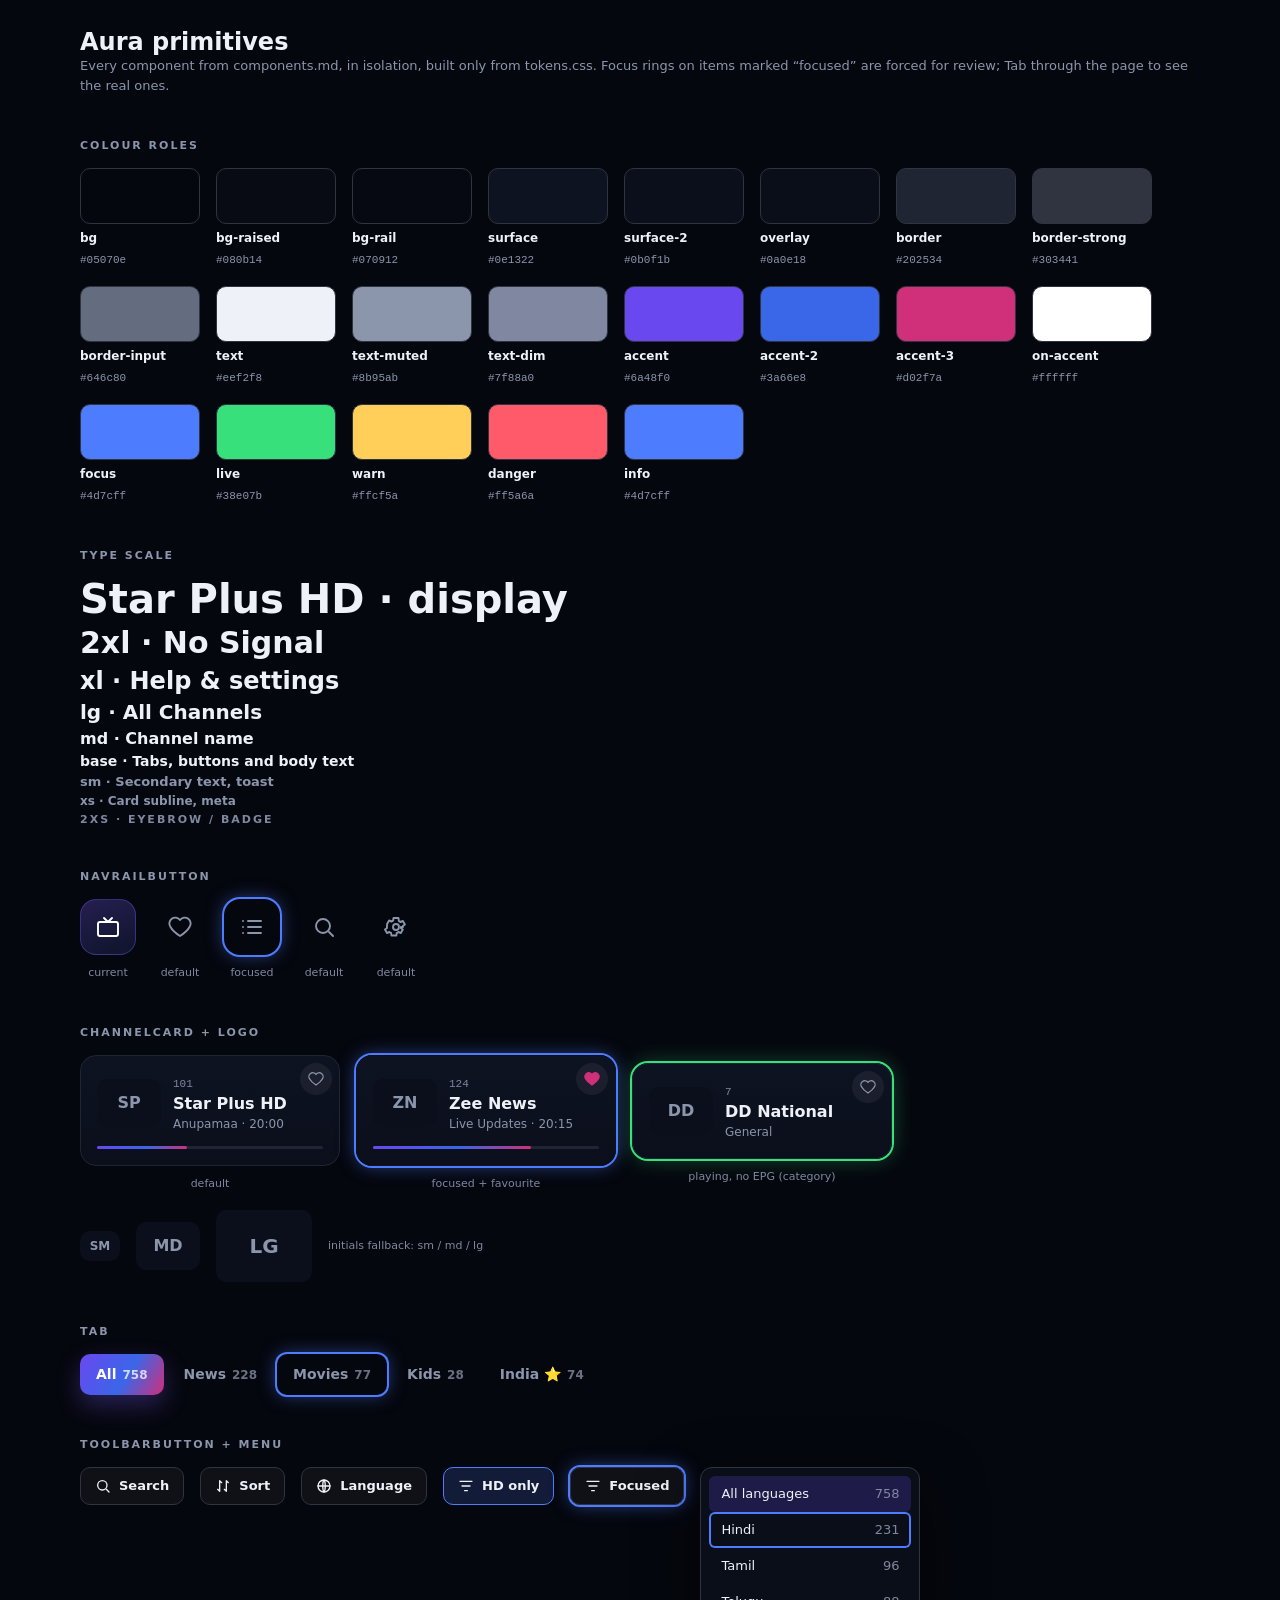
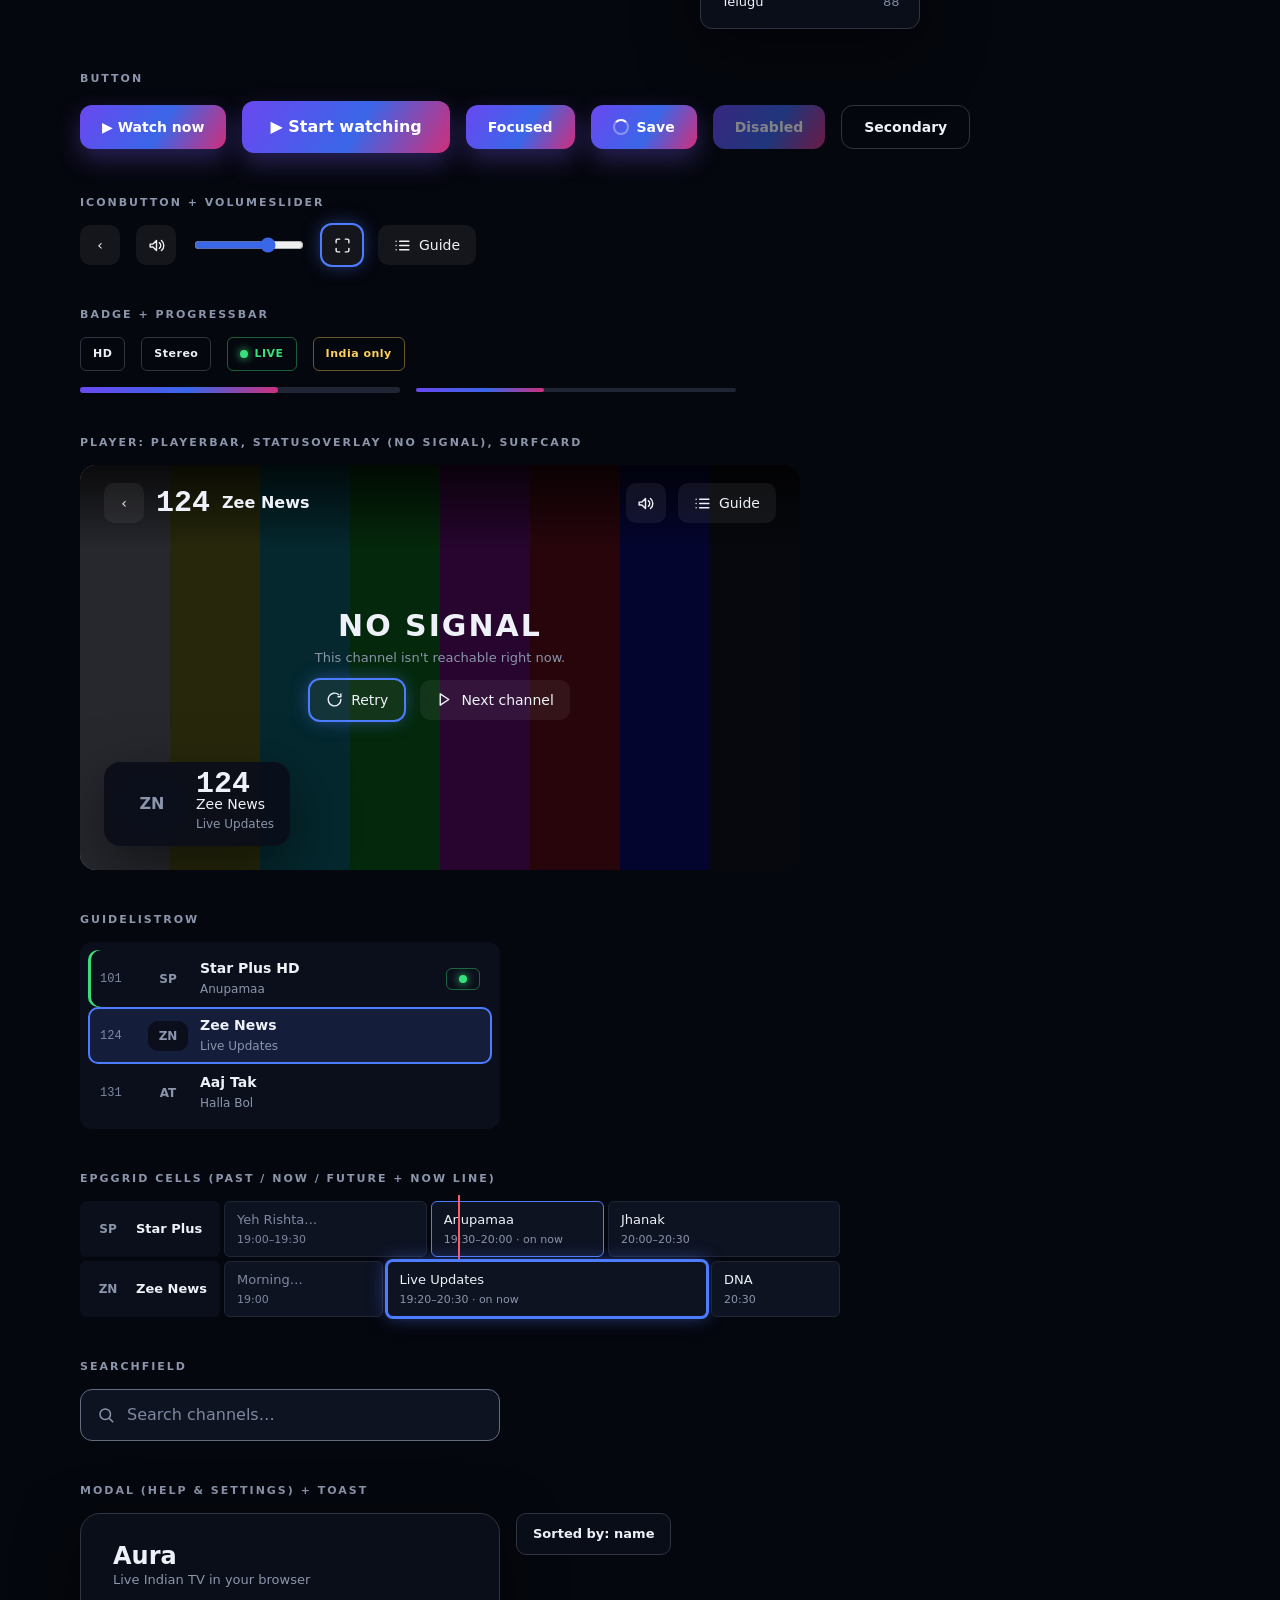
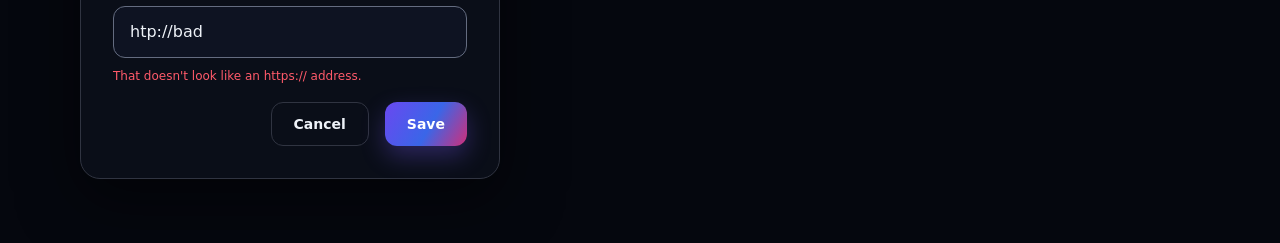
<file: replica/design/primitives.html>
<!doctype html>
<html lang="en">
<head>
<meta charset="utf-8">
<meta name="viewport" content="width=device-width, initial-scale=1">
<title>Aura primitives</title>
<link rel="stylesheet" href="tokens.css">
<style>
  /* Primitives for Aura v2. Only tokens.css values; no raw hex below except white/black alphas. */
  *{box-sizing:border-box}
  body{margin:0;background:var(--color-bg);color:var(--color-text);font-family:var(--font-sans);
    font-size:var(--text-base);line-height:var(--leading-base);-webkit-font-smoothing:antialiased}
  main{max-width:1200px;margin:0 auto;padding:var(--space-6) var(--page-pad) var(--space-9)}
  h1{font-size:var(--text-xl);font-weight:var(--weight-xl);margin:0 0 var(--space-1)}
  h2{font-size:var(--text-2xs);font-weight:var(--weight-2xs);letter-spacing:2px;text-transform:uppercase;
    color:var(--color-text-muted);margin:var(--space-7) 0 var(--space-3)}
  .sub{color:var(--color-text-muted);font-size:var(--text-sm);margin:0}
  .row{display:flex;flex-wrap:wrap;gap:var(--space-4);align-items:center}
  .cap{font-size:var(--text-2xs);color:var(--color-text-dim);margin-top:var(--space-2);text-align:center}
  svg.i{width:24px;height:24px;stroke:currentColor;fill:none;stroke-width:1.9;stroke-linecap:round;stroke-linejoin:round}
  .sr{position:absolute;width:1px;height:1px;overflow:hidden;clip:rect(0 0 0 0)}

  /* focus model: real focus, one ring. .is-focus only forces it for this showcase. */
  button,input{font:inherit;color:inherit}
  :focus{outline:none}
  :focus-visible,.is-focus{box-shadow:var(--shadow-focus-ring)}
  @media (prefers-reduced-motion: reduce){*{transition:none!important;animation:none!important}}

  /* NavRailButton */
  .nav{width:var(--nav-item);height:var(--nav-item);border-radius:var(--radius-xl);border:1px solid transparent;
    background:none;color:var(--color-text-muted);display:grid;place-items:center;cursor:pointer;transition:var(--motion-fast)}
  .nav:hover{color:var(--color-text);background:rgba(255,255,255,.04)}
  .nav[aria-current]{color:var(--color-on-accent);background:var(--gradient-nav-active);border-color:rgba(124,92,255,.35)}

  /* ChannelCard */
  .cardwrap{position:relative;width:260px}
  .card{all:unset;box-sizing:border-box;display:grid;grid-template-columns:auto 1fr;gap:var(--space-3);align-items:center;
    width:100%;padding:var(--space-4);border-radius:var(--radius-xl);background:var(--gradient-card);
    border:1px solid var(--color-border);cursor:pointer;transition:transform var(--motion-fast) var(--motion-ease),box-shadow var(--motion-fast)}
  .card:hover{border-color:var(--color-border-strong);transform:translateY(-2px)}
  .card:focus-visible,.card.is-focus{border-color:transparent;box-shadow:var(--shadow-focus-ring)}
  .card.playing{box-shadow:var(--shadow-playing-ring)}
  .card .num{font-family:var(--font-mono);font-size:var(--text-2xs);color:var(--color-text-dim)}
  .card .nm{font-size:var(--text-md);font-weight:var(--weight-md);white-space:nowrap;overflow:hidden;text-overflow:ellipsis}
  .card .pg{font-size:var(--text-xs);color:var(--color-text-muted);white-space:nowrap;overflow:hidden;text-overflow:ellipsis}
  .card .meta{min-width:0}
  .card .hair{grid-column:1/-1;height:3px;border-radius:var(--radius-pill);background:var(--color-border)}
  .card .hair i{display:block;height:100%;width:40%;border-radius:inherit;background:var(--gradient-accent)}
  .heart{position:absolute;top:var(--space-2);right:var(--space-2);width:32px;height:32px;border-radius:var(--radius-round);
    border:0;background:rgba(255,255,255,.06);color:var(--color-text-muted);display:grid;place-items:center;cursor:pointer}
  .heart svg{width:16px;height:16px}
  .heart[aria-pressed=true]{color:var(--color-accent-3)}
  .heart[aria-pressed=true] svg{fill:currentColor}

  /* Logo */
  .logo{display:grid;place-items:center;border-radius:var(--radius-md);background:var(--color-surface-2);
    font-weight:800;color:var(--color-text-muted);overflow:hidden;flex:none}
  .logo.sm{width:40px;height:30px;font-size:var(--text-xs)}
  .logo.md{width:64px;height:48px;font-size:var(--text-md)}
  .logo.lg{width:96px;height:72px;font-size:var(--text-lg)}

  /* Tab */
  .tabs{display:flex;gap:var(--space-1);flex-wrap:wrap}
  .tab{border:0;background:none;color:var(--color-text-muted);padding:10px var(--space-4);border-radius:var(--radius-md);
    font-size:var(--text-base);font-weight:var(--weight-base);cursor:pointer}
  .tab:hover{color:var(--color-text)}
  .tab[aria-selected=true]{color:var(--color-on-accent);background:var(--gradient-accent);font-weight:700;box-shadow:var(--shadow-glow-accent)}
  .tab[aria-selected=true].is-focus{box-shadow:var(--shadow-focus-ring)}
  .tab .c{opacity:.75;margin-left:6px;font-size:var(--text-xs)}

  /* ToolbarButton + Menu */
  .tb{display:inline-flex;align-items:center;gap:var(--space-2);height:var(--control-h);padding:0 14px;border-radius:var(--radius-md);
    border:1px solid var(--color-border-strong);background:rgba(255,255,255,.04);color:var(--color-text);
    font-size:var(--text-sm);font-weight:var(--weight-sm);cursor:pointer}
  .tb svg{width:16px;height:16px;stroke-width:2}
  .tb:hover{background:rgba(255,255,255,.08)}
  .tb[aria-pressed=true]{border-color:var(--color-focus);background:rgba(77,124,255,.18)}
  .menu{width:220px;padding:var(--space-2);border-radius:var(--radius-lg);background:var(--color-overlay);
    border:1px solid var(--color-border-strong);box-shadow:var(--shadow-pop)}
  .mi{all:unset;box-sizing:border-box;display:flex;justify-content:space-between;width:100%;padding:var(--space-2) var(--space-3);
    border-radius:var(--radius-sm);font-size:var(--text-sm);cursor:pointer}
  .mi .n{color:var(--color-text-dim)}
  .mi[aria-checked=true]{background:rgba(106,72,240,.22)}
  .mi:focus-visible,.mi.is-focus{box-shadow:inset 0 0 0 2px var(--color-focus)}

  /* Button */
  .btn{display:inline-flex;align-items:center;gap:var(--space-2);height:44px;padding:0 22px;border-radius:var(--radius-lg);
    border:0;font-size:var(--text-base);font-weight:800;cursor:pointer;transition:var(--motion-fast)}
  .btn.primary{background:var(--gradient-accent);color:var(--color-on-accent);box-shadow:var(--shadow-glow-accent)}
  .btn.secondary{background:transparent;color:var(--color-text);border:1px solid var(--color-border-strong)}
  .btn:active{transform:translateY(1px)}
  .btn:disabled{opacity:.5;box-shadow:none;cursor:not-allowed}
  .btn.lg{height:52px;padding:0 28px;font-size:var(--text-md)}
  .spin{width:16px;height:16px;border-radius:50%;border:2px solid rgba(255,255,255,.35);border-top-color:#fff;animation:sp .8s linear infinite}
  @keyframes sp{to{transform:rotate(360deg)}}

  /* IconButton */
  .ib{display:inline-flex;align-items:center;gap:var(--space-2);height:var(--control-h-player);padding:0 var(--space-4);
    border-radius:var(--radius-md);border:0;background:rgba(255,255,255,.06);color:var(--color-text);cursor:pointer}
  .ib.sq{width:var(--control-h-player);padding:0;justify-content:center}
  .ib svg{width:17px;height:17px;stroke-width:2}
  .ib:hover{background:rgba(255,255,255,.1)}

  /* Badge */
  .badge{display:inline-flex;align-items:center;gap:6px;padding:6px 12px;border-radius:var(--radius-sm);
    border:1px solid var(--color-border-strong);font-size:var(--text-2xs);font-weight:var(--weight-2xs);letter-spacing:.5px}
  .badge.live{color:var(--color-live);border-color:rgba(56,224,123,.4)}
  .badge.geo{color:var(--color-warn);border-color:rgba(255,207,90,.4)}
  .dot{width:8px;height:8px;border-radius:50%;background:var(--color-live);box-shadow:var(--shadow-live-dot)}

  /* ProgressBar */
  .bar{height:4px;border-radius:var(--radius-pill);background:var(--color-border);width:320px}
  .bar.boot{height:6px}
  .bar i{display:block;height:100%;border-radius:inherit;background:var(--gradient-accent)}

  /* Player pieces */
  .stage{position:relative;width:100%;max-width:720px;aspect-ratio:16/9;border-radius:var(--radius-xl);overflow:hidden;
    background:repeating-linear-gradient(90deg,#c0c0c0 0 12.5%,#c0c000 0 25%,#00c0c0 0 37.5%,#00c000 0 50%,#c000c0 0 62.5%,#c00000 0 75%,#0000c0 0 87.5%,#111 0 100%)}
  .osd{position:absolute;inset:0 0 auto 0;z-index:1;padding:18px 24px 26px;background:linear-gradient(rgba(0,0,0,.75),transparent);
    display:flex;align-items:center;gap:var(--space-3)}
  .osd .no{font-family:var(--font-mono);font-size:var(--text-2xl);font-weight:800}
  .osd .nm{font-size:var(--text-md);font-weight:var(--weight-md);flex:1}
  .nosig{position:absolute;inset:0;display:grid;place-content:center;justify-items:center;gap:var(--space-3);
    background:rgba(5,7,14,.82);text-align:center}
  .nosig b{font-size:var(--text-2xl);font-weight:var(--weight-2xl);letter-spacing:2px}
  .nosig p{margin:0;color:var(--color-text-muted);font-size:var(--text-sm)}
  .surf{position:absolute;left:24px;bottom:24px;display:flex;gap:var(--space-3);align-items:center;padding:var(--space-3) var(--space-4);
    border-radius:var(--radius-xl);background:rgba(10,14,24,.92);box-shadow:var(--shadow-pop)}
  .surf .no{font-family:var(--font-mono);font-size:var(--text-2xl);font-weight:800}
  .surf .pg{font-size:var(--text-xs);color:var(--color-text-muted)}
  .vol{accent-color:var(--color-accent-2);width:110px}

  /* GuideListRow */
  .list{width:420px;border-radius:var(--radius-lg);background:var(--color-surface-2);padding:var(--space-2)}
  .gr{display:grid;grid-template-columns:36px auto 1fr auto;gap:var(--space-3);align-items:center;padding:var(--space-2) var(--space-3);
    border-radius:var(--radius-md)}
  .gr .n{font-family:var(--font-mono);font-size:var(--text-xs);color:var(--color-text-dim)}
  .gr .t{min-width:0}
  .gr .t b{display:block;font-size:var(--text-base);white-space:nowrap;overflow:hidden;text-overflow:ellipsis}
  .gr .t span{font-size:var(--text-xs);color:var(--color-text-muted)}
  .gr.cur{box-shadow:inset 3px 0 0 var(--color-live)}
  .gr.is-focus{background:rgba(77,124,255,.14);box-shadow:inset 0 0 0 2px var(--color-focus)}

  /* EpgGrid cells */
  .epg{display:grid;grid-template-columns:140px 1fr;gap:var(--space-1);width:100%;max-width:760px}
  .epg .ch{display:flex;align-items:center;gap:var(--space-2);font-size:var(--text-sm);font-weight:700;padding:0 var(--space-2);
    height:56px;background:var(--color-surface-2);border-radius:var(--radius-sm)}
  .epg .lane{position:relative;display:flex;gap:var(--space-1)}
  .cell{height:56px;padding:var(--space-2) var(--space-3);border-radius:var(--radius-sm);background:var(--color-surface);
    border:1px solid var(--color-border);font-size:var(--text-sm);overflow:hidden;white-space:nowrap;text-overflow:ellipsis}
  .cell small{display:block;font-size:var(--text-2xs);color:var(--color-text-muted)}
  .cell.past{color:var(--color-text-dim)}
  .cell.past small{color:var(--color-text-dim)}
  .cell.now{border-color:var(--color-focus)}
  .nowline{position:absolute;top:-6px;bottom:-6px;width:2px;background:var(--color-danger);left:38%}

  /* SearchField */
  .sf{display:flex;align-items:center;gap:var(--space-3);height:52px;width:420px;padding:0 var(--space-4);border-radius:var(--radius-lg);
    background:var(--color-surface);border:1px solid var(--color-border-input)}
  .sf:focus-within{border-color:var(--color-focus);box-shadow:var(--shadow-focus-ring)}
  .sf input{all:unset;flex:1;font-size:var(--text-md)}
  .sf input::placeholder{color:var(--color-text-dim)}
  .sf svg{width:18px;height:18px;color:var(--color-text-muted);stroke-width:2}

  /* Modal + Toast */
  .modal{width:420px;padding:var(--space-6);border-radius:var(--radius-2xl);background:var(--color-overlay);
    border:1px solid var(--color-border-strong);box-shadow:var(--shadow-pop)}
  .modal h3{margin:0;font-size:var(--text-xl);font-weight:var(--weight-xl)}
  .modal .tag{color:var(--color-text-muted);font-size:var(--text-sm);margin:var(--space-1) 0 var(--space-4)}
  .modal .err{color:var(--color-danger);font-size:var(--text-xs);margin-top:var(--space-2)}
  .toast{display:inline-block;padding:10px var(--space-4);border-radius:var(--radius-md);background:rgba(10,14,24,.95);
    border:1px solid var(--color-border-strong);font-size:var(--text-sm);font-weight:var(--weight-sm)}

  /* swatches */
  .sw{width:120px}
  .sw i{display:block;height:56px;border-radius:var(--radius-md);border:1px solid var(--color-border-strong)}
  .sw b{display:block;font-size:var(--text-xs);margin-top:var(--space-1)}
  .sw span{font-family:var(--font-mono);font-size:var(--text-2xs);color:var(--color-text-muted)}
  .type div{margin:var(--space-1) 0;line-height:1.25}
</style>
</head>
<body>
<svg width="0" height="0" style="position:absolute" aria-hidden="true">
  <symbol id="i-tv" viewBox="0 0 24 24"><rect x="2" y="7" width="20" height="14" rx="2"/><path d="M8 3l4 4 4-4"/></symbol>
  <symbol id="i-heart" viewBox="0 0 24 24"><path d="M12 21s-7-4.5-9.5-9A5 5 0 0112 5a5 5 0 019.5 7c-2.5 4.5-9.5 9-9.5 9z"/></symbol>
  <symbol id="i-guide" viewBox="0 0 24 24"><path d="M8 6h13M8 12h13M8 18h13M3 6h.01M3 12h.01M3 18h.01"/></symbol>
  <symbol id="i-search" viewBox="0 0 24 24"><circle cx="11" cy="11" r="7"/><path d="M21 21l-4-4"/></symbol>
  <symbol id="i-gear" viewBox="0 0 24 24"><circle cx="12" cy="12" r="3"/><path d="M19 12a7 7 0 00-.1-1l2-1.5-2-3.5-2.4 1a7 7 0 00-1.7-1L14.5 3h-5l-.3 2.5a7 7 0 00-1.7 1l-2.4-1-2 3.5L3 11a7 7 0 000 2l-2 1.5 2 3.5 2.4-1a7 7 0 001.7 1l.3 2.5h5l.3-2.5a7 7 0 001.7-1l2.4 1 2-3.5-2-1.5a7 7 0 00.1-1z"/></symbol>
  <symbol id="i-sort" viewBox="0 0 24 24"><path d="M7 4v16M7 20l-3-3M7 4l3 3M17 20V4M17 4l3 3M17 20l-3-3"/></symbol>
  <symbol id="i-globe" viewBox="0 0 24 24"><circle cx="12" cy="12" r="9"/><path d="M3 12h18M12 3c2.5 2.5 2.5 15 0 18M12 3c-2.5 2.5-2.5 15 0 18"/></symbol>
  <symbol id="i-filter" viewBox="0 0 24 24"><path d="M3 5h18M6 12h12M10 19h4"/></symbol>
  <symbol id="i-mute" viewBox="0 0 24 24"><path d="M3 10v4h4l5 5V5L7 10H3z"/><path d="M16 8a5 5 0 0 1 0 8M19 5a9 9 0 0 1 0 14"/></symbol>
  <symbol id="i-fs" viewBox="0 0 24 24"><path d="M8 3H5a2 2 0 0 0-2 2v3M16 3h3a2 2 0 0 1 2 2v3M8 21H5a2 2 0 0 1-2-2v-3M16 21h3a2 2 0 0 0 2-2v-3"/></symbol>
  <symbol id="i-retry" viewBox="0 0 24 24"><path d="M21 12a9 9 0 1 1-3-6.7M21 4v4h-4"/></symbol>
  <symbol id="i-next" viewBox="0 0 24 24"><path d="M6 4l12 8-12 8V4z"/></symbol>
</svg>

<main>
  <h1>Aura primitives</h1>
  <p class="sub">Every component from components.md, in isolation, built only from tokens.css. Focus rings on items marked “focused” are forced for review; Tab through the page to see the real ones.</p>

  <h2>Colour roles</h2>
  <div class="row" id="swatches"></div>

  <h2>Type scale</h2>
  <div class="type">
    <div style="font-size:var(--text-display);font-weight:var(--weight-display);line-height:var(--leading-display)">Star Plus HD · display</div>
    <div style="font-size:var(--text-2xl);font-weight:var(--weight-2xl)">2xl · No Signal</div>
    <div style="font-size:var(--text-xl);font-weight:var(--weight-xl)">xl · Help &amp; settings</div>
    <div style="font-size:var(--text-lg);font-weight:var(--weight-lg)">lg · All Channels</div>
    <div style="font-size:var(--text-md);font-weight:var(--weight-md)">md · Channel name</div>
    <div style="font-size:var(--text-base);font-weight:var(--weight-base)">base · Tabs, buttons and body text</div>
    <div style="font-size:var(--text-sm);font-weight:var(--weight-sm);color:var(--color-text-muted)">sm · Secondary text, toast</div>
    <div style="font-size:var(--text-xs);font-weight:var(--weight-xs);color:var(--color-text-muted)">xs · Card subline, meta</div>
    <div style="font-size:var(--text-2xs);font-weight:var(--weight-2xs);letter-spacing:2px;color:var(--color-text-dim)">2XS · EYEBROW / BADGE</div>
  </div>

  <h2>NavRailButton</h2>
  <nav class="row" aria-label="Main">
    <div><button class="nav" aria-label="Live TV" aria-current="page"><svg class="i"><use href="#i-tv"/></svg></button><div class="cap">current</div></div>
    <div><button class="nav" aria-label="Favourites"><svg class="i"><use href="#i-heart"/></svg></button><div class="cap">default</div></div>
    <div><button class="nav is-focus" aria-label="TV guide"><svg class="i"><use href="#i-guide"/></svg></button><div class="cap">focused</div></div>
    <div><button class="nav" aria-label="Search"><svg class="i"><use href="#i-search"/></svg></button><div class="cap">default</div></div>
    <div><button class="nav" aria-label="Help and settings"><svg class="i"><use href="#i-gear"/></svg></button><div class="cap">default</div></div>
  </nav>

  <h2>ChannelCard + Logo</h2>
  <div class="row">
    <div><div class="cardwrap"><button class="card"><span class="logo md">SP</span><span class="meta"><span class="num">101</span><span class="nm" style="display:block">Star Plus HD</span><span class="pg" style="display:block">Anupamaa · 20:00</span></span><span class="hair"><i></i></span></button>
      <button class="heart" aria-label="Favourite Star Plus HD" aria-pressed="false"><svg class="i"><use href="#i-heart"/></svg></button></div><div class="cap">default</div></div>
    <div><div class="cardwrap"><button class="card is-focus"><span class="logo md">ZN</span><span class="meta"><span class="num">124</span><span class="nm" style="display:block">Zee News</span><span class="pg" style="display:block">Live Updates · 20:15</span></span><span class="hair"><i style="width:70%"></i></span></button>
      <button class="heart" aria-label="Favourite Zee News" aria-pressed="true"><svg class="i"><use href="#i-heart"/></svg></button></div><div class="cap">focused + favourite</div></div>
    <div><div class="cardwrap"><button class="card playing"><span class="logo md">DD</span><span class="meta"><span class="num">7</span><span class="nm" style="display:block">DD National</span><span class="pg" style="display:block">General</span></span><span class="sr">Playing</span></button>
      <button class="heart" aria-label="Favourite DD National" aria-pressed="false"><svg class="i"><use href="#i-heart"/></svg></button></div><div class="cap">playing, no EPG (category)</div></div>
  </div>
  <div class="row" style="margin-top:var(--space-4)">
    <span class="logo sm">SM</span><span class="logo md">MD</span><span class="logo lg">LG</span>
    <span class="cap" style="margin:0">initials fallback: sm / md / lg</span>
  </div>

  <h2>Tab</h2>
  <div class="tabs" role="tablist">
    <button class="tab" role="tab" aria-selected="true">All<span class="c">758</span></button>
    <button class="tab" role="tab" aria-selected="false">News<span class="c">228</span></button>
    <button class="tab is-focus" role="tab" aria-selected="false">Movies<span class="c">77</span></button>
    <button class="tab" role="tab" aria-selected="false">Kids<span class="c">28</span></button>
    <button class="tab" role="tab" aria-selected="false">India ⭐<span class="c">74</span></button>
  </div>

  <h2>ToolbarButton + Menu</h2>
  <div class="row" style="align-items:flex-start">
    <button class="tb"><svg class="i"><use href="#i-search"/></svg>Search</button>
    <button class="tb"><svg class="i"><use href="#i-sort"/></svg>Sort</button>
    <button class="tb" aria-expanded="true" aria-haspopup="true"><svg class="i"><use href="#i-globe"/></svg>Language</button>
    <button class="tb" aria-pressed="true"><svg class="i"><use href="#i-filter"/></svg>HD only</button>
    <button class="tb is-focus"><svg class="i"><use href="#i-filter"/></svg>Focused</button>
    <div class="menu" role="menu" aria-label="Language">
      <button class="mi" role="menuitemradio" aria-checked="true">All languages <span class="n">758</span></button>
      <button class="mi is-focus" role="menuitemradio" aria-checked="false">Hindi <span class="n">231</span></button>
      <button class="mi" role="menuitemradio" aria-checked="false">Tamil <span class="n">96</span></button>
      <button class="mi" role="menuitemradio" aria-checked="false">Telugu <span class="n">88</span></button>
    </div>
  </div>

  <h2>Button</h2>
  <div class="row">
    <button class="btn primary">▶ Watch now</button>
    <button class="btn primary lg">▶ Start watching</button>
    <button class="btn primary is-focus">Focused</button>
    <button class="btn primary" aria-busy="true"><span class="spin" aria-hidden="true"></span>Save</button>
    <button class="btn primary" disabled>Disabled</button>
    <button class="btn secondary">Secondary</button>
  </div>

  <h2>IconButton + VolumeSlider</h2>
  <div class="row">
    <button class="ib sq" aria-label="Back">‹</button>
    <button class="ib sq" aria-label="Mute" aria-pressed="false"><svg class="i"><use href="#i-mute"/></svg></button>
    <input class="vol" type="range" min="0" max="1" step=".05" value=".7" aria-label="Volume">
    <button class="ib sq is-focus" aria-label="Fullscreen"><svg class="i"><use href="#i-fs"/></svg></button>
    <button class="ib"><svg class="i"><use href="#i-guide"/></svg>Guide</button>
  </div>

  <h2>Badge + ProgressBar</h2>
  <div class="row">
    <span class="badge">HD</span><span class="badge">Stereo</span><span class="badge live"><span class="dot"></span>LIVE</span><span class="badge geo">India only</span>
  </div>
  <div class="row" style="margin-top:var(--space-4)">
    <div class="bar boot" role="progressbar" aria-valuenow="62" aria-label="Starting"><i style="width:62%"></i></div>
    <div class="bar" role="progressbar" aria-valuenow="40" aria-valuetext="18 minutes left"><i style="width:40%"></i></div>
  </div>

  <h2>Player: PlayerBar, StatusOverlay (no signal), SurfCard</h2>
  <div class="stage">
    <div class="osd"><button class="ib sq" aria-label="Back">‹</button><span class="no">124</span><span class="nm">Zee News</span>
      <button class="ib sq" aria-label="Mute"><svg class="i"><use href="#i-mute"/></svg></button>
      <button class="ib"><svg class="i"><use href="#i-guide"/></svg>Guide</button></div>
    <div class="nosig" role="status"><b>NO SIGNAL</b><p>This channel isn't reachable right now.</p>
      <div class="row" style="justify-content:center"><button class="ib is-focus"><svg class="i"><use href="#i-retry"/></svg>Retry</button>
      <button class="ib"><svg class="i"><use href="#i-next"/></svg>Next channel</button></div></div>
    <div class="surf"><span class="logo md">ZN</span><div><div class="no">124</div><div>Zee News</div><div class="pg">Live Updates</div></div></div>
  </div>

  <h2>GuideListRow</h2>
  <div class="list" role="listbox" aria-label="Channels">
    <div class="gr cur" role="option" aria-selected="false"><span class="n">101</span><span class="logo sm">SP</span><span class="t"><b>Star Plus HD</b><span>Anupamaa</span></span><span class="badge live"><span class="dot"></span></span></div>
    <div class="gr is-focus" role="option" aria-selected="true"><span class="n">124</span><span class="logo sm">ZN</span><span class="t"><b>Zee News</b><span>Live Updates</span></span><span></span></div>
    <div class="gr" role="option" aria-selected="false"><span class="n">131</span><span class="logo sm">AT</span><span class="t"><b>Aaj Tak</b><span>Halla Bol</span></span><span></span></div>
  </div>

  <h2>EpgGrid cells (past / now / future + now line)</h2>
  <div class="epg" role="grid" aria-label="TV guide">
    <div class="ch"><span class="logo sm">SP</span>Star Plus</div>
    <div class="lane"><div class="cell past" style="flex:1.2">Yeh Rishta…<small>19:00–19:30</small></div>
      <div class="cell now" style="flex:1">Anupamaa<small>19:30–20:00 · on now</small></div>
      <div class="cell" style="flex:1.4">Jhanak<small>20:00–20:30</small></div><span class="nowline" aria-hidden="true"></span></div>
    <div class="ch"><span class="logo sm">ZN</span>Zee News</div>
    <div class="lane"><div class="cell past" style="flex:.9">Morning…<small>19:00</small></div>
      <div class="cell now is-focus" style="flex:2">Live Updates<small>19:20–20:30 · on now</small></div>
      <div class="cell" style="flex:.7">DNA<small>20:30</small></div></div>
  </div>

  <h2>SearchField</h2>
  <div class="row">
    <label class="sf"><svg class="i"><use href="#i-search"/></svg><input placeholder="Search channels…" aria-label="Search channels"></label>
  </div>

  <h2>Modal (Help &amp; settings) + Toast</h2>
  <div class="row" style="align-items:flex-start">
    <div class="modal" role="dialog" aria-label="Help and settings">
      <h3>Aura</h3><div class="tag">Live Indian TV in your browser</div>
      <label class="sf" style="width:100%"><input type="url" placeholder="https://your-worker.workers.dev" aria-label="Proxy URL" value="htp://bad"></label>
      <div class="err">That doesn't look like an https:// address.</div>
      <div class="row" style="margin-top:var(--space-4);justify-content:flex-end"><button class="btn secondary">Cancel</button><button class="btn primary">Save</button></div>
    </div>
    <div class="toast" role="status">Sorted by: name</div>
  </div>
</main>
<script>
  // Swatches straight from tokens.css, so the page shows exactly what ships.
  var roles=['bg','bg-raised','bg-rail','surface','surface-2','overlay','border','border-strong','border-input','text','text-muted','text-dim',
    'accent','accent-2','accent-3','on-accent','focus','live','warn','danger','info'];
  var cs=getComputedStyle(document.documentElement), host=document.getElementById('swatches');
  roles.forEach(function(r){var v=cs.getPropertyValue('--color-'+r).trim();
    var d=document.createElement('div');d.className='sw';
    d.innerHTML='<i style="background:var(--color-'+r+')"></i><b>'+r+'</b><span>'+v+'</span>';host.appendChild(d)});
</script>
</body>
</html>
</file>
<file: replica/design/tokens.css>
/* Generated by build_tokens.py from tokens.json. Do not edit by hand. */
:root {
  --color-bg: #05070e;
  --color-bg-raised: #080b14;
  --color-bg-rail: #070912;
  --color-surface: #0e1322;
  --color-surface-2: #0b0f1b;
  --color-overlay: #0a0e18;
  --color-border: #202534;
  --color-border-strong: #303441;
  --color-border-input: #646c80;
  --color-text: #eef2f8;
  --color-text-muted: #8b95ab;
  --color-text-dim: #7f88a0;
  --color-accent: #6a48f0;
  --color-accent-2: #3a66e8;
  --color-accent-3: #d02f7a;
  --color-on-accent: #ffffff;
  --color-focus: #4d7cff;
  --color-live: #38e07b;
  --color-warn: #ffcf5a;
  --color-danger: #ff5a6a;
  --color-info: #4d7cff;
  --color-logo-petal-1: #ffe0a0;
  --color-logo-petal-2: #ff9f5c;
  --color-logo-petal-3: #ff5ca8;
  --color-logo-petal-4: #a06bff;
  --gradient-accent: linear-gradient(120deg, var(--color-accent), var(--color-accent-2) 55%, var(--color-accent-3));
  --gradient-card: linear-gradient(180deg, var(--color-surface), var(--color-surface-2));
  --gradient-nav-active: linear-gradient(160deg, rgba(124,92,255,.28), rgba(77,124,255,.12));
  --font-sans: "Segoe UI", Roboto, -apple-system, system-ui, Helvetica, Arial, sans-serif;
  --font-mono: Menlo, Consolas, ui-monospace, monospace;
  --scale: 1;
  --text-2xs: calc(11px * var(--scale));
  --leading-2xs: calc(14px * var(--scale));
  --weight-2xs: 700;
  --text-xs: calc(12px * var(--scale));
  --leading-xs: calc(16px * var(--scale));
  --weight-xs: 600;
  --text-sm: calc(13px * var(--scale));
  --leading-sm: calc(18px * var(--scale));
  --weight-sm: 600;
  --text-base: calc(14px * var(--scale));
  --leading-base: calc(20px * var(--scale));
  --weight-base: 600;
  --text-md: calc(16px * var(--scale));
  --leading-md: calc(22px * var(--scale));
  --weight-md: 700;
  --text-lg: calc(20px * var(--scale));
  --leading-lg: calc(26px * var(--scale));
  --weight-lg: 800;
  --text-xl: calc(24px * var(--scale));
  --leading-xl: calc(30px * var(--scale));
  --weight-xl: 800;
  --text-2xl: calc(30px * var(--scale));
  --leading-2xl: calc(34px * var(--scale));
  --weight-2xl: 800;
  --text-display: calc(40px * var(--scale));
  --leading-display: calc(42px * var(--scale));
  --weight-display: 800;
  --space-0: 0px;
  --space-1: 4px;
  --space-2: 8px;
  --space-3: 12px;
  --space-4: 16px;
  --space-5: 24px;
  --space-6: 32px;
  --space-7: 40px;
  --space-8: 48px;
  --space-9: 64px;
  --radius-sm: 6px;
  --radius-md: 10px;
  --radius-lg: 12px;
  --radius-xl: 16px;
  --radius-2xl: 20px;
  --radius-pill: 999px;
  --radius-round: 50%;
  --shadow-pop: 0 20px 60px rgba(0,0,0,.5);
  --shadow-glow-accent: 0 10px 24px rgba(124,92,255,.3);
  --shadow-focus-ring: 0 0 0 2px var(--color-focus), 0 0 18px rgba(77,124,255,.5);
  --shadow-playing-ring: 0 0 0 2px var(--color-live), 0 0 22px rgba(56,224,123,.32);
  --shadow-live-dot: 0 0 8px var(--color-live);
  --motion-fast: 140ms;
  --motion-base: 250ms;
  --motion-slow: 350ms;
  --motion-fade: 600ms;
  --motion-ease: cubic-bezier(.2,.8,.2,1);
  --rail-w: 96px;
  --page-pad: 40px;
  --nav-item: 56px;
  --hero-min-h: 340px;
  --grid-min-card: 240px;
  --grid-gap: 16px;
  --control-h: 38px;
  --control-h-player: 40px;
  --z-rail: 5;
  --z-toast: 8;
  --z-player: 20;
  --z-overlay: 30;
  --z-boot: 40;
}
html.tv {
  --scale: 1.3;
  --rail-w: 124px;
  --page-pad: 60px;
  --nav-item: 72px;
  --hero-min-h: 400px;
}
@media (max-width: 760px) {
  :root {
    --rail-w: 64px;
    --page-pad: 18px;
    --nav-item: 48px;
    --hero-min-h: auto;
  }
}
@media (prefers-reduced-motion: reduce) {
  :root {
    --motion-fast: 0ms;
    --motion-base: 0ms;
    --motion-slow: 0ms;
    --motion-fade: 0ms;
  }
}
</file>
